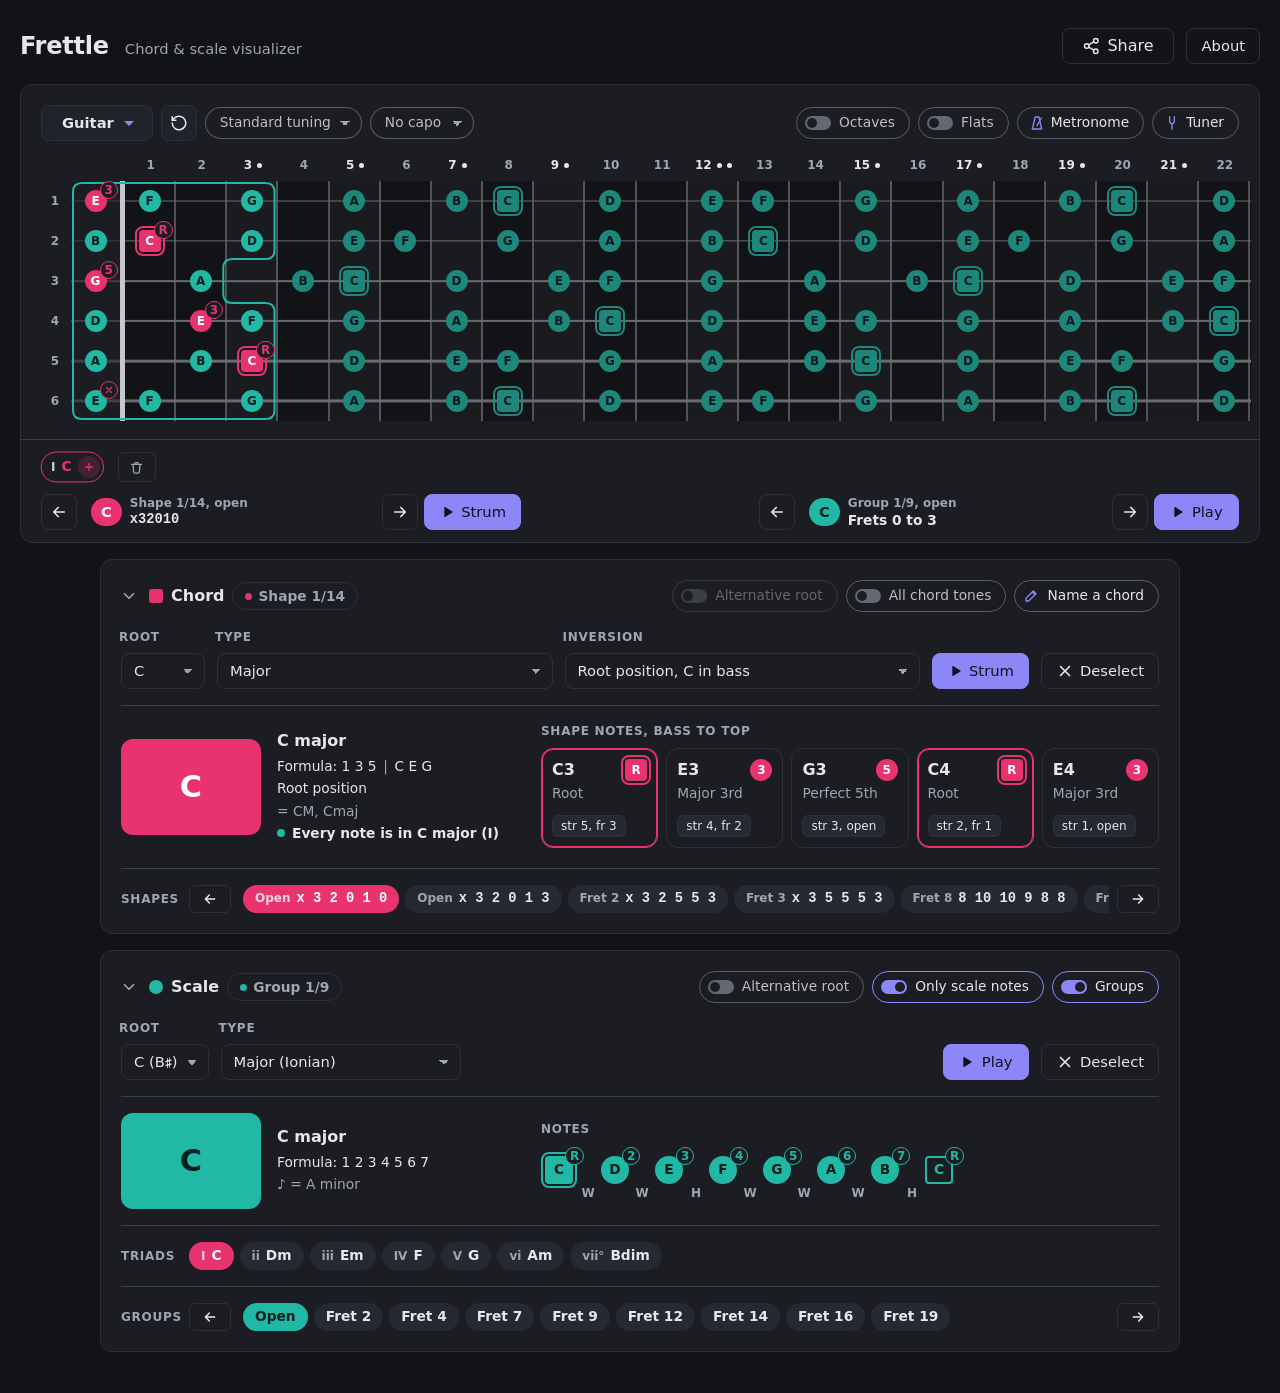
<file: index.html>
<!doctype html>
<html lang="en">
<head>
  <meta charset="utf-8">
  <meta name="viewport" content="width=device-width, initial-scale=1, viewport-fit=cover">
  <title>Frettle: Chord &amp; Scale Visualizer for Guitar, Bass, Ukulele, Banjo &amp; Piano</title>
  <meta name="description" content="Free chord and scale visualizer for guitar, bass, ukulele, mandolin, banjo and piano. See every note, chord shape and scale on the neck or the keys, in any tuning, with or without a capo, hear them played, and use the built-in tuner and metronome.">
  <meta name="robots" content="index, follow">
  <link rel="canonical" href="https://frettle.gruvw.com/">
  <meta name="color-scheme" content="dark">
  <meta name="theme-color" content="#121317">

  <!-- Link previews (Facebook, Slack, Discord, X…) -->
  <meta property="og:type" content="website">
  <meta property="og:site_name" content="Frettle">
  <meta property="og:url" content="https://frettle.gruvw.com/">
  <meta property="og:title" content="Frettle: Chord &amp; Scale Visualizer for Guitar, Bass, Ukulele, Banjo &amp; Piano">
  <meta property="og:description" content="Free chord and scale visualizer for guitar, bass, ukulele, mandolin, banjo and piano. See every note, chord shape and scale on the neck or the keys, in any tuning, with or without a capo, hear them played, and use the built-in tuner and metronome.">
  <!-- The app icon as the preview picture, as a small thumbnail beside the
       title: 256px, under the 300px wide from which WhatsApp shows it as a
       big picture above it, at least the 200px Facebook asks for -->
  <meta property="og:image" content="https://frettle.gruvw.com/icon-256.png">
  <meta property="og:image:type" content="image/png">
  <meta property="og:image:width" content="256">
  <meta property="og:image:height" content="256">
  <meta property="og:image:alt" content="Frettle icon: a pink note on three strings">
  <meta name="twitter:card" content="summary">
  <meta name="twitter:title" content="Frettle: Chord &amp; Scale Visualizer">
  <meta name="twitter:description" content="Free chord and scale visualizer for guitar, bass, ukulele, mandolin, banjo and piano. See every note, chord shape and scale on the neck or the keys, in any tuning, with or without a capo, hear them played, and use the built-in tuner and metronome.">
  <meta name="twitter:image" content="https://frettle.gruvw.com/icon-256.png">
  <meta name="twitter:image:alt" content="Frettle icon: a pink note on three strings">

  <!-- Icons: the SVG where the browser takes one (Chrome, Firefox, Edge),
       else the .ico (16 to 96px inside, also for search engines: Google wants
       a square of 48px or more). sizes="32x32" keeps Chrome on the SVG. -->
  <link rel="icon" href="favicon.ico" sizes="32x32">
  <link rel="icon" type="image/svg+xml" href="favicon.svg">
  <link rel="preload" href="accidentals.woff2" as="font" type="font/woff2" crossorigin>
  <link rel="stylesheet" href="styles.css">

  <!-- Installable app (home screen, full screen, works offline) -->
  <link rel="manifest" href="manifest.json">
  <link rel="apple-touch-icon" href="icon-192.png">
  <meta name="mobile-web-app-capable" content="yes">
  <meta name="apple-mobile-web-app-capable" content="yes">
  <meta name="apple-mobile-web-app-title" content="Frettle">
  <meta name="apple-mobile-web-app-status-bar-style" content="black">

  <!-- Tells search engines what this page is (free music web app) -->
  <script type="application/ld+json">
  {
    "@context": "https://schema.org",
    "@type": "WebApplication",
    "name": "Frettle",
    "alternateName": "Frettle Chord & Scale Visualizer",
    "description": "Free chord and scale visualizer for guitar, bass, ukulele, mandolin, banjo and piano. See every note, chord shape and scale on the neck or the keys, in any tuning, with or without a capo, hear them played, and use the built-in tuner and metronome.",
    "applicationCategory": "MusicApplication",
    "operatingSystem": "Any",
    "browserRequirements": "Requires JavaScript",
    "isAccessibleForFree": true,
    "sameAs": "https://github.com/gruvw/frettle",
    "offers": { "@type": "Offer", "price": "0", "priceCurrency": "USD" },
    "featureList": [
      "Every note on the fretboard, open strings included",
      "Chord shapes with intervals for any root and chord type",
      "Name a chord from notes placed on the neck",
      "Scales with their notes, steps and triads",
      "Capo, octave map, left-handed mode and click-to-hear notes",
      "Tuner using the microphone, with the tuning's strings marked or chromatic",
      "Metronome with tap tempo and time signatures",
      "6 and 7-string guitar, 4 and 5-string bass, ukulele (high or low G), baritone ukulele, mandolin, mandola, 5-string banjo, 88-key piano and 97-key uniso",
      "Alternate tunings: Drop D, DADGAD, open G and more"
    ]
  }
  </script>
</head>
<body>
  <!-- Mobile first: on phones the neck is vertical and the controls live in a
       dock at the bottom (tabs open a sheet). On wide screens the neck is
       horizontal and the panels sit below it. -->
  <!-- Suggests installing the app, once it has been used a while (app.js: setupInstallTip) -->
  <aside id="installTip" class="install-tip" aria-label="Install Frettle" hidden>
    <span class="install-icon"><img src="icon-192.png" alt="" width="44" height="44"></span>
    <p class="install-text" id="installText"><strong>Frettle works better as an app</strong><span>Full screen, and it works offline.</span></p>
    <div class="install-actions">
      <button type="button" id="installLater" class="btn small">Not now</button>
      <button type="button" id="installNow" class="btn small primary">Install</button>
    </div>
  </aside>
  <header class="top">
    <h1>Frettle <span class="h1-sub">Chord &amp; scale visualizer</span></h1>
    <button type="button" id="shareOpen" class="btn icon share-btn" title="Share a link to what is shown" aria-label="Share" aria-haspopup="dialog"><svg class="ico" viewBox="0 0 24 24" aria-hidden="true" fill="none" stroke="currentColor" stroke-width="2" stroke-linecap="round" stroke-linejoin="round"><g transform="translate(-1 0)"><circle cx="18" cy="5" r="3"/><circle cx="6" cy="12" r="3"/><circle cx="18" cy="19" r="3"/><path d="M8.6 13.5l6.8 4M15.4 6.5l-6.8 4"/></g></svg><span class="btn-label">Share</span></button>
    <button type="button" id="aboutOpen" class="btn about-btn" aria-haspopup="dialog"><span class="tx">About</span></button>
    <!-- Phones: the instrument menu sits here, centred above the neck -->
    <div id="instNarrowSlot" class="inst-slot"></div>
  </header>

  <section class="panel neck-panel" aria-label="Fretboard">
    <div id="neckHead" class="panel-head neck-head">
      <!-- Wide screens: the neck's title is the instrument menu (app.js
           moves it to the header on phones) -->
      <h2 id="instWideSlot" class="neck-title">
        <button type="button" id="instrumentPicker" class="inst-btn" aria-haspopup="dialog" title="Change instrument, reference pitch or left-handed"></button>
        <!-- Reset: beside the instrument menu (app.js moves both; on
             phones it sits on the left, the menu centred) -->
        <button type="button" id="resetAll" class="btn icon reset-btn" aria-haspopup="dialog" aria-label="Reset"
                title="Reset: no chord, no scale, no capo"><svg class="ico" viewBox="0 0 24 24" aria-hidden="true" fill="none" stroke="currentColor" stroke-width="2" stroke-linecap="round" stroke-linejoin="round"><path d="M3 12a9 9 0 1 0 2.64-6.36L3 8.3"/><path d="M3 3.5v4.8h4.8"/></svg></button>
      </h2>
      <!-- Neck settings: here on wide screens, in the "Setup" tab of the dock
           on phones (app.js moves them). They start here, so the page is
           in place before the script runs: on phones this header is hidden. -->
      <div id="settingsWideSlot" class="settings-slot">
        <div id="settings" class="settings">
          <!-- The tuning menu; on wide screens, the metronome and the tuner instead (phones: the two side by side under the capo; see placeSettings, fitNeckHead) -->
          <div id="tuningRow" class="tuning-row">
            <!-- The metronome; while it plays, its tempo in place of its name and a stop at its end (as a list chip's ×) -->
            <span id="metroTool" class="tool-wrap">
              <button type="button" id="metroOpen" class="btn icon tool-btn" aria-haspopup="dialog" aria-label="Metronome"
                    title="Metronome: keep time"><svg class="ico" viewBox="0 0 24 24" aria-hidden="true" fill="none" stroke="currentColor" stroke-width="2" stroke-linecap="round" stroke-linejoin="round"><path d="M9.2 3h5.6l4.2 18H5z"/><path d="M12 16L18.5 4.5"/></svg><span class="btn-label"><span class="tool-swap"><span class="tool-name">Metronome</span><span class="tool-bpm"><span id="metroShown" class="tool-num"></span><span class="tool-unit">bpm</span></span></span></span></button>
              <button type="button" id="metroStop" class="tool-stop" aria-label="Stop the metronome" title="Stop the metronome" hidden><svg class="ico" viewBox="0 0 24 24" aria-hidden="true" fill="currentColor"><rect x="6.5" y="6.5" width="11" height="11" rx="1.5"/></svg></button>
            </span>
            <button type="button" id="tunerOpen" class="btn icon tool-btn" aria-haspopup="dialog" aria-label="Tuner"
                    title="Tuner: tune the strings with the microphone"><svg class="ico" viewBox="0 0 24 24" aria-hidden="true" fill="none" stroke="currentColor" stroke-width="2" stroke-linecap="round" stroke-linejoin="round"><path d="M8.5 2.5v7a3.5 3.5 0 0 0 7 0v-7"/><path d="M12 13v8.5"/></svg><span class="btn-label">Tuner</span></button>
            <button type="button" id="tuningSelect" class="select-btn pill-select" aria-haspopup="dialog" aria-label="Tuning"
                    title="How the strings are tuned"></button>
          </div>
          <button type="button" id="capoSelect" class="select-btn pill-select" aria-haspopup="dialog" aria-label="Capo position"
                  title="Fret where the capo sits. Frets are then counted from the capo."></button>
          <button type="button" id="tglOctaves" class="pill-toggle" aria-pressed="false"
                  title="Shade every other octave and show each octave's number (C4 = middle C)">
            <span class="pill-dot" aria-hidden="true"></span><span class="pill-label">Octaves</span>
          </button>
          <button type="button" id="tglFlats" class="pill-toggle" aria-pressed="false"
                  title="Use flats when either name would do (D♭, not C♯): the notes shown when no scale or chord decides, and a root that makes as easy a key both ways (G♭ major, not F♯)">
            <span class="pill-dot" aria-hidden="true"></span><span class="pill-label">Flats</span>
          </button>
        </div>
      </div>
    </div>
    <div class="neck-scroll">
      <div id="neck" class="neck" role="grid" aria-label="Fretboard notes"></div>
    </div>
    <!-- Wide screens: the quick bar, along the bottom of the neck: the chord
         list, the chord's shapes and the scale's groups, without scrolling
         down to their panels. app.js moves the phone dock's chord list and
         shape bar here, and adds the groups' own bar. -->
    <div id="quickBar" class="quick-bar" hidden>
      <div id="quickInner" class="quick-inner">
        <div id="quickGroupBar" class="dock-shape groups" hidden>
          <button type="button" id="quickGroupPrev" class="btn icon" aria-label="Previous group" title="Previous group"><svg class="ico" viewBox="0 0 24 24" aria-hidden="true" fill="none" stroke="currentColor" stroke-width="2.2" stroke-linecap="round" stroke-linejoin="round"><path d="M19 12H5M11 6l-6 6 6 6"/></svg></button>
          <button type="button" id="quickGroupInfo" class="dock-shape-info" aria-label="Show the scale panel" title="Show the scale panel">
            <span id="quickGroupSymbol" class="dock-symbol"></span>
            <span id="quickGroupTab" class="dock-tab mono"></span>
          </button>
          <button type="button" id="quickGroupNext" class="btn icon" aria-label="Next group" title="Next group"><svg class="ico" viewBox="0 0 24 24" aria-hidden="true" fill="none" stroke="currentColor" stroke-width="2.2" stroke-linecap="round" stroke-linejoin="round"><path d="M5 12h14M13 6l6 6-6 6"/></svg></button>
          <button type="button" id="quickGroupPlay" class="btn primary" aria-label="Play the group" title="Play the group"><svg class="ico" viewBox="0 0 24 24" aria-hidden="true" fill="currentColor"><path d="M8 5.2v13.6a.8.8 0 0 0 1.2.7l10.8-6.8a.8.8 0 0 0 0-1.4L9.2 4.5A.8.8 0 0 0 8 5.2z"/></svg><span class="strum-label">Play</span></button>
        </div>
      </div>
    </div>
  </section>

  <div id="dock" class="dock">
    <div id="sheet" class="sheet">
      <button type="button" id="sheetClose" class="sheet-close" aria-label="Close panel">
        <span aria-hidden="true"></span>
      </button>
      <!-- The panels scroll under the handle, so the scrollbar stays clear
           of the sheet's rounded corners -->
      <div id="sheetBody" class="sheet-body">

        <section class="panel" id="panelChord" data-tab="chord" aria-label="Chord">
          <div class="panel-head">
            <h2 class="theory-title"><button type="button" class="panel-fold wide-only" aria-expanded="true" aria-controls="panelChord"><svg class="ico" viewBox="0 0 24 24" aria-hidden="true" fill="none" stroke="currentColor" stroke-width="2.2" stroke-linecap="round" stroke-linejoin="round"><path d="M6 9l6 6 6-6"/></svg></button><i class="swatch swatch-chord" aria-hidden="true"></i><span class="tx">Chord</span><span class="fold-value" hidden></span></h2>
            <span id="shapeCount" class="status chord-count" hidden></span>
            <!-- The panel's switches: at the end of its title row on wide
                 screens, under the menus on phones (app.js moves them).
                 They start here: on phones the panel is closed at first. -->
            <div class="switch-row">
              <button type="button" id="tglChordAlt" class="pill-toggle" aria-pressed="false"
                      title="Write the chord's root with its other name (C♯ for D♭)">
                <span class="pill-dot" aria-hidden="true"></span><span class="pill-label">Alternative root</span>
              </button>
              <button type="button" id="tglAllTones" class="pill-toggle" aria-pressed="false"
                      title="Also mark every other place the chord's notes appear">
                <span class="pill-dot" aria-hidden="true"></span><span class="pill-label">All chord tones</span>
              </button>
              <button type="button" id="namerOpen" class="pill-toggle namer-open"
                      title="Place notes and see which chord they make">
                <svg class="ico" viewBox="0 0 24 24" aria-hidden="true" fill="none" stroke="currentColor" stroke-width="2" stroke-linecap="round" stroke-linejoin="round"><path d="M4.5 19.5h4l11-11-4-4-11 11v4z"/><path d="M14 6l4 4"/></svg><span class="pill-label">Name a chord</span>
              </button>
            </div>
          </div>

          <div class="bar chord-bar">
            <div class="field root">
              <span>Root</span>
              <button type="button" id="chordRoot" class="select-btn" aria-haspopup="dialog" aria-label="Chord root"></button>
            </div>
            <div class="field grow">
              <span>Type</span>
              <button type="button" id="chordType" class="select-btn" aria-haspopup="dialog" aria-label="Chord type"></button>
            </div>
            <div class="field grow inversion">
              <span>Inversion</span>
              <button type="button" id="chordInversion" class="select-btn" aria-haspopup="dialog" aria-label="Chord inversion"></button>
            </div>
            <button type="button" id="chordStrum" class="btn primary wide-only" title="Strum the shape (Space)"><svg class="ico" viewBox="0 0 24 24" aria-hidden="true" fill="currentColor"><path d="M8 5.2v13.6a.8.8 0 0 0 1.2.7l10.8-6.8a.8.8 0 0 0 0-1.4L9.2 4.5A.8.8 0 0 0 8 5.2z"/></svg><span class="tx">Strum</span></button>
            <button type="button" id="chordClear" class="btn deselect" title="Deselect the chord" aria-label="Deselect the chord"><svg class="ico" viewBox="0 0 24 24" aria-hidden="true" fill="none" stroke="currentColor" stroke-width="2.2" stroke-linecap="round" stroke-linejoin="round"><path d="M6 6l12 12M18 6L6 18"/></svg><span class="btn-label">Deselect</span></button>
          </div>

          <div id="chordBody" class="np-body" aria-live="polite">
            <div class="np-head">
              <div id="chordSymbol" class="np-symbol"></div>
              <div class="np-desc">
                <div id="chordName" class="np-title"></div>
                <div id="chordMeta" class="np-meta"></div>
                <div id="chordPosition" class="np-meta"></div>
                <div id="chordShapeNote" class="np-meta narrow-only"></div>
                <div id="chordAlt" class="np-alt"></div>
                <div id="chordCapo" class="np-meta np-capo" hidden></div>
                <div id="chordKey" class="np-key" hidden></div>
              </div>
            </div>
            <div class="np-tones">
              <span id="tonesLabel" class="label">Shape notes, bass to top</span>
              <ol id="chordTones" class="np-notes"></ol>
              <p id="chordMissing" class="np-missing" hidden></p>
            </div>
          </div>

          <div class="line shapes-line">
            <span class="label">Shapes</span>
            <button type="button" id="shapePrev" class="btn small" title="Previous shape (←)" aria-label="Previous shape"><svg class="ico" viewBox="0 0 24 24" aria-hidden="true" fill="none" stroke="currentColor" stroke-width="2.2" stroke-linecap="round" stroke-linejoin="round"><path d="M19 12H5M11 6l-6 6 6 6"/></svg></button>
            <ol id="shapeList" class="chip-list" aria-label="Chord shapes"></ol>
            <button type="button" id="shapeNext" class="btn small" title="Next shape (→)" aria-label="Next shape"><svg class="ico" viewBox="0 0 24 24" aria-hidden="true" fill="none" stroke="currentColor" stroke-width="2.2" stroke-linecap="round" stroke-linejoin="round"><path d="M5 12h14M13 6l6 6-6 6"/></svg></button>
          </div>
          <div id="recentLine" class="line recent-line" hidden>
            <span class="label">List</span>
            <div class="recent-scroll"><ol id="recentList" class="recent-chips" aria-label="Chord list"></ol></div>
            <button type="button" id="recentClear" class="btn small recent-clear-wide" title="Clear all chords"><svg class="ico" viewBox="0 0 24 24" aria-hidden="true" fill="none" stroke="currentColor" stroke-width="2" stroke-linecap="round" stroke-linejoin="round"><path d="M4 7h16M9 7V5.5A1.5 1.5 0 0 1 10.5 4h3A1.5 1.5 0 0 1 15 5.5V7M6.5 7l.8 11.6A2.5 2.5 0 0 0 9.8 21h4.4a2.5 2.5 0 0 0 2.5-2.4L17.5 7"/></svg><span class="tx">Clear</span></button>
          </div>
        </section>

        <section class="panel" id="panelScale" data-tab="scale" aria-label="Scale">
          <div class="panel-head">
            <h2 class="theory-title"><button type="button" class="panel-fold wide-only" aria-expanded="true" aria-controls="panelScale"><svg class="ico" viewBox="0 0 24 24" aria-hidden="true" fill="none" stroke="currentColor" stroke-width="2.2" stroke-linecap="round" stroke-linejoin="round"><path d="M6 9l6 6 6-6"/></svg></button><i class="swatch swatch-scale" aria-hidden="true"></i><span class="tx">Scale</span><span class="fold-value" hidden></span></h2>
            <span id="groupCount" class="status group-count" hidden></span>
            <div class="switch-row">
              <button type="button" id="tglScaleAlt" class="pill-toggle" aria-pressed="false"
                      title="Write the scale's root with its other name (C♯ for D♭)">
                <span class="pill-dot" aria-hidden="true"></span><span class="pill-label">Alternative root</span>
              </button>
              <button type="button" id="tglScaleOnly" class="pill-toggle" aria-pressed="false"
                      title="Hide the notes that are not in the scale">
                <span class="pill-dot" aria-hidden="true"></span><span class="pill-label">Only scale notes</span>
              </button>
              <button type="button" id="tglScaleGroups" class="pill-toggle" aria-pressed="false"
                      title="Outline the scale in hand-sized groups, a few notes per string, and step from one to the next">
                <span class="pill-dot" aria-hidden="true"></span><span class="pill-label">Groups</span>
              </button>
            </div>
          </div>
          <div class="bar scale-bar">
            <div class="field root">
              <span>Root</span>
              <button type="button" id="scaleRoot" class="select-btn" aria-haspopup="dialog" aria-label="Scale root"></button>
            </div>
            <div class="field scale-type">
              <span>Type</span>
              <button type="button" id="scaleType" class="select-btn" aria-haspopup="dialog" aria-label="Scale type"></button>
            </div>
            <button type="button" id="scalePlay" class="btn primary scale-play" title="Play the scale, low to high" aria-label="Play the scale"><svg class="ico" viewBox="0 0 24 24" aria-hidden="true" fill="currentColor"><path d="M8 5.2v13.6a.8.8 0 0 0 1.2.7l10.8-6.8a.8.8 0 0 0 0-1.4L9.2 4.5A.8.8 0 0 0 8 5.2z"/></svg><span class="btn-label"><span class="swap"><span>Play</span><span class="off">Stop</span></span></span></button>
            <button type="button" id="scaleClear" class="btn deselect push-right" title="Deselect the scale" aria-label="Deselect the scale"><svg class="ico" viewBox="0 0 24 24" aria-hidden="true" fill="none" stroke="currentColor" stroke-width="2.2" stroke-linecap="round" stroke-linejoin="round"><path d="M6 6l12 12M18 6L6 18"/></svg><span class="btn-label">Deselect</span></button>
          </div>
          <div id="scaleBody" class="np-body scale-body" aria-live="polite">
            <div class="np-head">
              <div id="scaleSymbol" class="np-symbol"></div>
              <div class="np-desc">
                <div id="scaleName" class="np-title"></div>
                <div id="scaleMeta" class="np-meta"></div>
                <div id="scaleAlt" class="np-alt"></div>
                <div id="scaleCapo" class="np-meta np-capo" hidden></div>
              </div>
            </div>
            <div class="np-tones notes-line">
              <span class="label">Notes</span>
              <ol id="scaleNotes" class="scale-chain" aria-label="Scale notes and steps"></ol>
            </div>
          </div>
          <div class="line triads-line">
            <span class="label">Triads</span>
            <div id="scaleTriads" class="chip-wrap"></div>
          </div>
          <div id="groupLine" class="line group-line" hidden>
            <span class="label">Groups</span>
            <button type="button" id="groupPrev" class="btn small" title="Previous group" aria-label="Previous group"><svg class="ico" viewBox="0 0 24 24" aria-hidden="true" fill="none" stroke="currentColor" stroke-width="2.2" stroke-linecap="round" stroke-linejoin="round"><path d="M19 12H5M11 6l-6 6 6 6"/></svg></button>
            <ol id="groupList" class="chip-list" aria-label="Scale groups, from the nut up the neck"></ol>
            <button type="button" id="groupNext" class="btn small" title="Next group" aria-label="Next group"><svg class="ico" viewBox="0 0 24 24" aria-hidden="true" fill="none" stroke="currentColor" stroke-width="2.2" stroke-linecap="round" stroke-linejoin="round"><path d="M5 12h14M13 6l6 6-6 6"/></svg></button>
          </div>
        </section>

        <section class="panel narrow-only" id="panelNeck" data-tab="neck" aria-label="Setup">
          <div id="setupHead" class="panel-head">
            <h2>Setup</h2>
          </div>
          <div id="settingsNarrowSlot" class="settings-slot"></div>
        </section>
      </div>
    </div>

    <!-- Phones only, always in view: the chord list, the shape (or group) stepper and the tab bar -->
    <div class="dock-bar narrow-only">
      <!-- The chord list (built with the + on a recent chord), then the last few chords used: one tap to switch -->
      <div id="dockRecent" class="dock-recent" hidden>
        <div class="recent-scroll"><ol id="dockRecentList" class="recent-chips" aria-label="Chord list"></ol><span class="scroll-hint" aria-hidden="true"><i></i></span></div>
        <button type="button" id="dockRecentClear" class="recent-clear" aria-label="Clear all chords" title="Clear all chords"><svg class="ico" viewBox="0 0 24 24" aria-hidden="true" fill="none" stroke="currentColor" stroke-width="2" stroke-linecap="round" stroke-linejoin="round"><path d="M4 7h16M9 7V5.5A1.5 1.5 0 0 1 10.5 4h3A1.5 1.5 0 0 1 15 5.5V7M6.5 7l.8 11.6A2.5 2.5 0 0 0 9.8 21h4.4a2.5 2.5 0 0 0 2.5-2.4L17.5 7"/></svg></button>
      </div>
      <div id="dockShapeBar" class="dock-shape">
        <button type="button" id="dockPrev" class="btn icon" aria-label="Previous shape"><svg class="ico" viewBox="0 0 24 24" aria-hidden="true" fill="none" stroke="currentColor" stroke-width="2.2" stroke-linecap="round" stroke-linejoin="round"><path d="M19 12H5M11 6l-6 6 6 6"/></svg></button>
        <button type="button" id="dockShape" class="dock-shape-info" aria-label="Open the chord panel">
          <span id="dockSymbol" class="dock-symbol"></span>
          <span id="dockTab" class="dock-tab mono"></span>
        </button>
        <button type="button" id="dockNext" class="btn icon" aria-label="Next shape"><svg class="ico" viewBox="0 0 24 24" aria-hidden="true" fill="none" stroke="currentColor" stroke-width="2.2" stroke-linecap="round" stroke-linejoin="round"><path d="M5 12h14M13 6l6 6-6 6"/></svg></button>
        <button type="button" id="dockStrum" class="btn primary" aria-label="Strum"><svg class="ico" viewBox="0 0 24 24" aria-hidden="true" fill="currentColor"><path d="M8 5.2v13.6a.8.8 0 0 0 1.2.7l10.8-6.8a.8.8 0 0 0 0-1.4L9.2 4.5A.8.8 0 0 0 8 5.2z"/></svg><span class="strum-label">Strum</span></button>
      </div>
      <!-- Name a chord (app.js): while it is on, this takes the place of
           the chord list, the shape bar and the tabs, at the same heights
           (phones); on wide screens it is moved under the neck, in place of
           the quick bar -->
      <div id="namer" class="namer" role="group" aria-label="Name a chord" tabindex="-1" hidden>
        <div class="namer-head">
          <span class="namer-title"><svg class="ico" viewBox="0 0 24 24" aria-hidden="true" fill="none" stroke="currentColor" stroke-width="2" stroke-linecap="round" stroke-linejoin="round"><path d="M4.5 19.5h4l11-11-4-4-11 11v4z"/><path d="M14 6l4 4"/></svg><span class="tx">Name<span class="tx-more"> a chord</span></span></span>
          <button type="button" id="namerMute" class="btn small namer-mute" aria-pressed="false" aria-label="Mute the notes placed"
                  title="Mute the notes placed (Play still sounds)"><svg class="ico sound-on" viewBox="0 0 24 24" aria-hidden="true" fill="none" stroke="currentColor" stroke-width="2" stroke-linecap="round" stroke-linejoin="round"><path d="M4 9.5h3.5L12 5.5v13l-4.5-4H4z"/><path d="M15.5 9a4.5 4.5 0 0 1 0 6M18.5 6.5a8 8 0 0 1 0 11"/></svg><svg class="ico sound-off" viewBox="0 0 24 24" aria-hidden="true" fill="none" stroke="currentColor" stroke-width="2" stroke-linecap="round" stroke-linejoin="round"><path d="M4 9.5h3.5L12 5.5v13l-4.5-4H4z"/><path d="M16 9.5l5 5M21 9.5l-5 5"/></svg><span class="tx">Mute taps</span></button>
          <button type="button" id="namerDown" class="btn small namer-move" aria-label="Move the notes one fret toward the body"
                  title="Move the notes one fret toward the body"><svg class="ico" viewBox="0 0 24 24" aria-hidden="true" fill="none" stroke="currentColor" stroke-width="2" stroke-linecap="round" stroke-linejoin="round"><path d="M12 5v14M6 13l6 6 6-6"/></svg></button>
          <button type="button" id="namerUp" class="btn small namer-move" aria-label="Move the notes one fret toward the nut"
                  title="Move the notes one fret toward the nut"><svg class="ico" viewBox="0 0 24 24" aria-hidden="true" fill="none" stroke="currentColor" stroke-width="2" stroke-linecap="round" stroke-linejoin="round"><path d="M12 19V5M6 11l6-6 6 6"/></svg></button>
          <button type="button" id="namerAlt" class="btn small namer-mute" aria-pressed="false" aria-label="Alternative root"
                  title="Write the root with its other name (C♯ for D♭)"><svg class="ico" viewBox="0 0 24 24" aria-hidden="true" fill="none" stroke="currentColor" stroke-width="2" stroke-linecap="round" stroke-linejoin="round"><path d="M4 8h13M14 5l3 3-3 3M20 16H7M10 13l-3 3 3 3"/></svg><span class="tx">Alternative root</span></button>
          <button type="button" id="namerClear" class="btn small" title="Lift every note"><span class="tx">Clear</span></button>
        </div>
        <p id="namerCaption" class="namer-caption" aria-live="polite"></p>
        <div class="namer-result">
          <button type="button" id="namerPrev" class="btn icon namer-step" aria-label="Previous name for these notes" title="Previous name for these notes (←)"><svg class="ico" viewBox="0 0 24 24" aria-hidden="true" fill="none" stroke="currentColor" stroke-width="2.2" stroke-linecap="round" stroke-linejoin="round"><path d="M15 6l-6 6 6 6"/></svg></button>
          <span class="namer-name">
            <span id="namerSymbol" class="dock-symbol"></span>
            <span id="namerText" class="dock-tab" aria-live="polite"></span>
          </span>
          <button type="button" id="namerNext" class="btn icon namer-step" aria-label="Next name for these notes" title="Next name for these notes (→)"><svg class="ico" viewBox="0 0 24 24" aria-hidden="true" fill="none" stroke="currentColor" stroke-width="2.2" stroke-linecap="round" stroke-linejoin="round"><path d="M9 6l6 6-6 6"/></svg></button>
          <button type="button" id="namerPlay" class="btn primary" aria-label="Play the notes" title="Play the notes (Space)"><svg class="ico" viewBox="0 0 24 24" aria-hidden="true" fill="currentColor"><path d="M8 5.2v13.6a.8.8 0 0 0 1.2.7l10.8-6.8a.8.8 0 0 0 0-1.4L9.2 4.5A.8.8 0 0 0 8 5.2z"/></svg><span class="strum-label">Play</span></button>
        </div>
        <div class="namer-actions">
          <button type="button" id="namerCancel" class="btn" title="Leave without changing the chord (Escape)"><span class="tx">Cancel</span></button>
          <button type="button" id="namerSelect" class="btn primary" title="Select this chord with this shape"><span class="tx">Select</span></button>
        </div>
      </div>
      <nav class="tabs" aria-label="Panels">
        <button type="button" class="tab" data-tab="chord" aria-pressed="false">
          <span class="tab-label"><i class="swatch swatch-chord" aria-hidden="true"></i><span class="tx">Chord</span></span>
          <span id="tabChordValue" class="tab-value"></span>
        </button>
        <button type="button" class="tab" data-tab="scale" aria-pressed="false">
          <span class="tab-label"><i class="swatch swatch-scale" aria-hidden="true"></i><span class="tx">Scale</span></span>
          <span id="tabScaleValue" class="tab-value"></span>
        </button>
        <button type="button" class="tab" data-tab="neck" aria-pressed="false">
          <span class="tab-label"><span class="tx">Setup</span></span>
          <span id="tabNeckValue" class="tab-value"></span>
        </button>
      </nav>
    </div>
  </div>

  <!-- About: one line on the app and the link to its code -->
  <dialog id="about" class="picker about" aria-labelledby="aboutTitle">
    <div class="picker-head">
      <h2 id="aboutTitle">About</h2>
      <button type="button" id="aboutClose" class="btn icon" aria-label="Close">
        <svg class="ico" viewBox="0 0 24 24" aria-hidden="true" fill="none" stroke="currentColor" stroke-width="2.2" stroke-linecap="round" stroke-linejoin="round"><path d="M6 6l12 12M18 6L6 18"/></svg>
      </button>
    </div>
    <div class="picker-body about-body">
      <p>Frettle is a free, open-source app that shows every note, chord shape and scale on the neck of a guitar, bass, ukulele, mandolin, mandola or banjo, and on the keys of a piano or a uniso.
        It has no ads and works offline.</p>
      <p>Pick a chord to see all the ways to play it up the neck, with the root and intervals marked and barres drawn in.
        Pick a scale to see it across the whole fretboard, in hand-sized groups to step through.
        Tap any note to hear it, or place notes on the neck to name the chord they make.
        Tune your strings with the tuner, through the microphone or by ear, and keep time with the metronome.</p>
      <p>Made for 6 and 7-string guitar, 4 and 5-string bass, ukulele (high or low G), baritone ukulele, mandolin, mandola
        and 5-string banjo, in standard tuning, Drop D, DADGAD, open G, double C and other alternate tunings, or custom ones saved by name, with or without a capo,
        as well as the 88 keys of a piano and the 97 keys of a uniso.</p>
    </div>
    <div class="about-links">
      <a class="btn about-link" href="https://github.com/gruvw/frettle" target="_blank" rel="noopener" title="Frettle's source code on GitHub"><svg class="ico" viewBox="0 0 24 24" aria-hidden="true" fill="none" stroke="currentColor" stroke-width="2.2" stroke-linecap="round" stroke-linejoin="round"><path d="M8 7.5L3.5 12 8 16.5M16 7.5l4.5 4.5-4.5 4.5M13.5 5l-3 14"/></svg><span class="tx">See on GitHub</span></a>
      <a class="btn about-link support" href="https://ko-fi.com/gruvw" target="_blank" rel="noopener"><svg class="ico heart" viewBox="0 0 24 24" aria-hidden="true" fill="none" stroke="currentColor" stroke-width="2.2" stroke-linejoin="round"><path d="M12 20.5s-7.5-4.6-7.5-10.2A4.3 4.3 0 0 1 12 7.6a4.3 4.3 0 0 1 7.5 2.7c0 5.6-7.5 10.2-7.5 10.2z"/></svg><span class="tx">Support Frettle</span></a>
    </div>
  </dialog>

  <dialog id="share" class="picker share" aria-labelledby="shareTitle">
    <div class="picker-head">
      <h2 id="shareTitle">Share</h2>
      <button type="button" id="shareClose" class="btn icon" aria-label="Close">
        <svg class="ico" viewBox="0 0 24 24" aria-hidden="true" fill="none" stroke="currentColor" stroke-width="2.2" stroke-linecap="round" stroke-linejoin="round"><path d="M6 6l12 12M18 6L6 18"/></svg>
      </button>
    </div>
    <div class="picker-body lk-body">
      <button type="button" id="shareNeck" class="lk-row neck" aria-pressed="false">
        <span class="pill-dot" aria-hidden="true"></span><span class="lk-icon" aria-hidden="true"></span>
        <span class="lk-what">Setup</span><span class="lk-tag"></span>
        <span class="lk-change"></span>
      </button>
      <button type="button" id="shareChord" class="lk-row chord" aria-pressed="false">
        <span class="pill-dot" aria-hidden="true"></span><span class="lk-icon" aria-hidden="true"></span>
        <span class="lk-what">Chord</span><span class="lk-tag"></span>
        <span class="lk-change"></span>
      </button>
      <button type="button" id="shareRecent" class="lk-row chord" aria-pressed="false">
        <span class="pill-dot" aria-hidden="true"></span><span class="lk-icon" aria-hidden="true"></span>
        <span class="lk-what">Chord list</span><span class="lk-tag"></span>
        <span class="lk-change"></span>
      </button>
      <button type="button" id="shareScale" class="lk-row scale" aria-pressed="false">
        <span class="pill-dot" aria-hidden="true"></span><span class="lk-icon" aria-hidden="true"></span>
        <span class="lk-what">Scale</span><span class="lk-tag"></span>
        <span class="lk-change"></span>
      </button>
    </div>
    <div class="about-links share-actions">
      <!-- Copy text: the text alone, no link (an icon on phones) -->
      <button type="button" id="shareText" class="btn icon side-action" aria-label="Copy text" title="Copy the text without the link"><svg class="ico" viewBox="0 0 24 24" aria-hidden="true" fill="none" stroke="currentColor" stroke-width="2" stroke-linecap="round" stroke-linejoin="round"><rect x="9" y="9" width="11" height="11" rx="2"/><path d="M15 9V6a2 2 0 0 0-2-2H6a2 2 0 0 0-2 2v7a2 2 0 0 0 2 2h3"/></svg><span class="btn-label">Text</span></button>
      <button type="button" id="shareGo" class="btn primary"><span class="tx">Copy link</span></button>
    </div>
  </dialog>

  <dialog id="linkOpen" class="picker share" aria-labelledby="linkTitle">
    <div class="picker-head">
      <h2 id="linkTitle">Load link</h2>
      <button type="button" id="linkClose" class="btn icon" aria-label="Close">
        <svg class="ico" viewBox="0 0 24 24" aria-hidden="true" fill="none" stroke="currentColor" stroke-width="2.2" stroke-linecap="round" stroke-linejoin="round"><path d="M6 6l12 12M18 6L6 18"/></svg>
      </button>
    </div>
    <div class="picker-body lk-body">
      <button type="button" id="linkNeck" class="lk-row neck" aria-pressed="true">
        <span class="pill-dot" aria-hidden="true"></span><span class="lk-icon" aria-hidden="true"></span>
        <span class="lk-what">Setup</span><span class="lk-tag"></span>
        <span class="lk-change"></span>
      </button>
      <button type="button" id="linkChord" class="lk-row chord" aria-pressed="true">
        <span class="pill-dot" aria-hidden="true"></span><span class="lk-icon" aria-hidden="true"></span>
        <span class="lk-what">Chord</span><span class="lk-tag"></span>
        <span class="lk-change"></span>
      </button>
      <button type="button" id="linkList" class="lk-row chord" aria-pressed="true">
        <span class="pill-dot" aria-hidden="true"></span><span class="lk-icon" aria-hidden="true"></span>
        <span class="lk-what">Chord list</span><span class="lk-tag"></span>
        <span class="lk-change"></span>
      </button>
      <button type="button" id="linkScale" class="lk-row scale" aria-pressed="true">
        <span class="pill-dot" aria-hidden="true"></span><span class="lk-icon" aria-hidden="true"></span>
        <span class="lk-what">Scale</span><span class="lk-tag"></span>
        <span class="lk-change"></span>
      </button>
    </div>
    <div class="about-links share-actions">
      <button type="button" id="linkKeep" class="btn"><span class="tx">Cancel</span></button>
      <button type="button" id="linkLoad" class="btn primary" autofocus><span class="tx">Load</span></button>
    </div>
  </dialog>

  <dialog id="tuneEdit" class="picker share" aria-labelledby="tuneTitle">
    <div class="picker-head">
      <h2 id="tuneTitle">Tuning</h2>
      <button type="button" id="tuneClose" class="btn icon" aria-label="Close">
        <svg class="ico" viewBox="0 0 24 24" aria-hidden="true" fill="none" stroke="currentColor" stroke-width="2.2" stroke-linecap="round" stroke-linejoin="round"><path d="M6 6l12 12M18 6L6 18"/></svg>
      </button>
    </div>
    <div class="picker-body tune-body">
      <div class="tune-head">
        <span id="tuneName" class="tune-name" aria-live="polite"></span>
        <button type="button" id="tuneReset" class="btn tune-reset" title="Back to standard tuning"><span class="tx">Reset</span></button>
      </div>
      <ol id="tuneList" class="tune-list" aria-label="Strings"></ol>
    </div>
    <div id="tuneActions" class="about-links share-actions">
      <!-- Save: keep the tuning under a name, in the tuning menu (a bookmark on phones) -->
      <button type="button" id="tuneSave" class="btn icon side-action" aria-label="Save" title="Save this tuning under a name"><svg class="ico" viewBox="0 0 24 24" aria-hidden="true" fill="none" stroke="currentColor" stroke-width="2" stroke-linecap="round" stroke-linejoin="round"><path d="M6.5 4h11a1 1 0 0 1 1 1v15.2l-6.5-4.4-6.5 4.4V5a1 1 0 0 1 1-1z"/></svg><span class="btn-label">Save</span></button>
      <button type="button" id="tuneDone" class="btn primary"><span class="tx">Select</span></button>
    </div>
    <!-- Its name, asked once Save is pressed (in place of the buttons above) -->
    <form id="tuneNaming" class="about-links tune-naming" hidden>
      <input type="text" id="tuneSaveName" class="text-input" maxlength="24" placeholder="Name" aria-label="Name of the tuning"
             autocomplete="off" autocapitalize="sentences" spellcheck="false" enterkeyhint="done">
      <div class="share-actions">
        <button type="button" id="tuneNameCancel" class="btn"><span class="tx">Cancel</span></button>
        <button type="submit" id="tuneNameSave" class="btn primary" disabled><span class="tx">Save</span></button>
      </div>
    </form>
  </dialog>

  <!-- Deleting a saved tuning: asked first (over the tuning menu) -->
  <dialog id="tuneDelete" class="picker share" aria-labelledby="tuneDeleteTitle">
    <div class="picker-head">
      <h2 id="tuneDeleteTitle">Delete tuning</h2>
      <button type="button" id="tuneDeleteClose" class="btn icon" aria-label="Close">
        <svg class="ico" viewBox="0 0 24 24" aria-hidden="true" fill="none" stroke="currentColor" stroke-width="2.2" stroke-linecap="round" stroke-linejoin="round"><path d="M6 6l12 12M18 6L6 18"/></svg>
      </button>
    </div>
    <div class="picker-body">
      <p class="delete-what"><span id="tuneDeleteName" class="delete-name"></span><span id="tuneDeleteNotes" class="delete-notes"></span></p>
    </div>
    <div class="about-links share-actions">
      <button type="button" id="tuneDeleteCancel" class="btn"><span class="tx">Cancel</span></button>
      <button type="button" id="tuneDeleteGo" class="btn danger"><span class="tx">Delete</span></button>
    </div>
  </dialog>

  <!-- Reset: what goes (the chord, the scale, the capo), asked first -->
  <dialog id="resetAsk" class="picker share" aria-labelledby="resetAskTitle">
    <div class="picker-head">
      <h2 id="resetAskTitle">Reset</h2>
      <button type="button" id="resetAskClose" class="btn icon" aria-label="Close">
        <svg class="ico" viewBox="0 0 24 24" aria-hidden="true" fill="none" stroke="currentColor" stroke-width="2.2" stroke-linecap="round" stroke-linejoin="round"><path d="M6 6l12 12M18 6L6 18"/></svg>
      </button>
    </div>
    <div class="picker-body">
      <div id="resetWhat" class="reset-what"></div>
    </div>
    <div class="about-links share-actions">
      <button type="button" id="resetAskCancel" class="btn"><span class="tx">Cancel</span></button>
      <button type="button" id="resetAskGo" class="btn danger"><span class="tx">Reset</span></button>
    </div>
  </dialog>

  <!-- Clearing the chords, when some are saved: asked first -->
  <dialog id="listClear" class="picker share" aria-labelledby="listClearTitle">
    <div class="picker-head">
      <h2 id="listClearTitle">Clear chords</h2>
      <button type="button" id="listClearClose" class="btn icon" aria-label="Close">
        <svg class="ico" viewBox="0 0 24 24" aria-hidden="true" fill="none" stroke="currentColor" stroke-width="2.2" stroke-linecap="round" stroke-linejoin="round"><path d="M6 6l12 12M18 6L6 18"/></svg>
      </button>
    </div>
    <div class="picker-body">
      <div class="delete-what">
        <span id="listClearCount" class="delete-name"></span>
        <span id="listClearNames" class="delete-chips"></span>
        <span id="listClearRecentCount" class="delete-name"></span>
        <span id="listClearRecentNames" class="delete-chips"></span>
      </div>
    </div>
    <div class="about-links share-actions">
      <button type="button" id="listClearCancel" class="btn"><span class="tx">Cancel</span></button>
      <button type="button" id="listClearRecentGo" class="btn"><span class="tx">Clear recent</span></button>
      <button type="button" id="listClearGo" class="btn danger"><span class="tx">Clear all</span></button>
    </div>
  </dialog>

  <!-- Tuner: listens with the microphone (sound.js: openTuner) -->
  <dialog id="tuner" class="picker tuner" aria-labelledby="tunerTitle">
    <div class="picker-head">
      <h2 id="tunerTitle">Tuner</h2>
      <!-- The reference pitch it measures against (set in the instrument menu), when not 440 -->
      <span id="tunerPitch" class="tuner-pitch" title="Reference pitch: change it in the instrument menu" hidden></span>
      <button type="button" id="tunerClose" class="btn icon" aria-label="Close">
        <svg class="ico" viewBox="0 0 24 24" aria-hidden="true" fill="none" stroke="currentColor" stroke-width="2.2" stroke-linecap="round" stroke-linejoin="round"><path d="M6 6l12 12M18 6L6 18"/></svg>
      </button>
    </div>
    <div class="picker-body tuner-body">
      <div id="tunerHead" class="tuner-head">
        <span id="tunerTuning" class="inst-label tuner-tuning"></span>
        <!-- No string to tune to any more (shown with one picked; its room always kept) -->
        <button type="button" id="tunerClear" class="tuner-clear" style="visibility: hidden" title="No string to tune to"><svg class="ico" viewBox="0 0 24 24" aria-hidden="true" fill="none" stroke="currentColor" stroke-width="2.2" stroke-linecap="round" stroke-linejoin="round"><path d="M6 6l12 12M18 6L6 18"/></svg><span>Clear</span></button>
        <button type="button" id="tunerFold" class="tuner-fold" aria-expanded="true" aria-controls="tunerStrings"><svg class="ico" viewBox="0 0 24 24" aria-hidden="true" fill="none" stroke="currentColor" stroke-width="2.2" stroke-linecap="round" stroke-linejoin="round"><path d="M6 9l6 6 6-6"/></svg></button>
      </div>
      <div id="tunerStrings" class="tuner-strings" role="group" aria-label="Strings"></div>
      <div id="tunerView" class="tuner-view idle">
        <div id="tunerStrip" class="tuner-strip">
          <div id="tunerTape" class="tuner-tape" aria-hidden="true"></div>
          <span class="tuner-needle" aria-hidden="true"></span>
          <span id="tunerLeft" class="tuner-edge left" hidden><svg class="ico" viewBox="0 0 24 24" aria-hidden="true" fill="none" stroke="currentColor" stroke-width="2.4" stroke-linecap="round" stroke-linejoin="round"><path d="M15 6l-6 6 6 6"/></svg><span class="tuner-edge-name"></span></span>
          <span id="tunerRight" class="tuner-edge right" hidden><span class="tuner-edge-name"></span><svg class="ico" viewBox="0 0 24 24" aria-hidden="true" fill="none" stroke="currentColor" stroke-width="2.4" stroke-linecap="round" stroke-linejoin="round"><path d="M9 6l6 6-6 6"/></svg></span>
        </div>
        <div id="tunerFine" class="tuner-fine">
          <div id="tunerFineTape" class="tuner-fine-tape" aria-hidden="true"></div>
          <span class="tuner-needle" aria-hidden="true"></span>
        </div>
      </div>
      <div id="tunerMessage" class="tuner-message" hidden>
        <p id="tunerMessageTitle" class="tuner-message-title"></p>
        <p id="tunerMessageText" hidden></p>
        <button type="button" id="tunerRetry" class="btn primary"></button>
      </div>
      <p id="tunerHint" class="tuner-hint" aria-live="polite"></p>
    </div>
  </dialog>

  <!-- Metronome: ticks until stopped or closed (sound.js: openMetronome) -->
  <dialog id="metronome" class="picker metronome" aria-labelledby="metroTitle">
    <div class="picker-head">
      <h2 id="metroTitle">Metronome</h2>
      <button type="button" id="metroClose" class="btn icon" aria-label="Close">
        <svg class="ico" viewBox="0 0 24 24" aria-hidden="true" fill="none" stroke="currentColor" stroke-width="2.2" stroke-linecap="round" stroke-linejoin="round"><path d="M6 6l12 12M18 6L6 18"/></svg>
      </button>
    </div>
    <div class="picker-body metro-body">
      <!-- Each beat of the bar, the first bigger, the one sounding lit (no time signature: one, lit at every beat); tapped, another grouping.
           On top, over the tempo: in view while it changes, on landscape phones too (their popup scrolls) -->
      <button type="button" id="metroBeats" class="metro-beats"></button>
      <div class="metro-head">
        <span id="metroTempoLabel" class="label">Tempo (BPM)</span>
        <button type="button" id="metroTap" class="btn small metro-tap" aria-label="Tap tempo" title="Tap the beat to set the tempo (T)"><span class="tx">Tap</span></button>
      </div>
      <div class="metro-tempo">
        <button type="button" id="metroSlower" class="btn icon metro-step" aria-label="Slower" title="Slower (−)"><svg class="ico" viewBox="0 0 24 24" aria-hidden="true" fill="none" stroke="currentColor" stroke-width="2.2" stroke-linecap="round"><path d="M6 12h12"/></svg></button>
        <div class="metro-read">
          <span id="metroBpm" class="metro-num"></span>
          <span id="metroMarking" class="metro-marking"></span>
        </div>
        <button type="button" id="metroFaster" class="btn icon metro-step" aria-label="Faster" title="Faster (+)"><svg class="ico" viewBox="0 0 24 24" aria-hidden="true" fill="none" stroke="currentColor" stroke-width="2.2" stroke-linecap="round"><path d="M6 12h12M12 6v12"/></svg></button>
      </div>
      <input type="range" id="metroTempo" class="metro-slider" min="30" max="250" step="1" aria-labelledby="metroTempoLabel">
      <span id="metroMeterLabel" class="label metro-meter-label">Time signature</span>
      <div id="metroMeters" class="metro-meters" role="group" aria-labelledby="metroMeterLabel"></div>
    </div>
    <div class="about-links metro-actions">
      <button type="button" id="metroGo" class="btn primary metro-go"></button>
    </div>
  </dialog>

  <!-- Picker popup for every menu: instrument, tuning, capo, roots, chord and scale types, inversion -->
  <!-- Left-handed: a preference, in the instrument menu (moved there as it opens) -->
  <div id="prefsHold" hidden>
    <button type="button" id="tglLefty" class="pill-toggle" aria-pressed="false" title="Mirror the neck for left-handed players">
      <span class="pill-dot" aria-hidden="true"></span><span class="pill-label">Left-handed</span>
    </button>
  </div>

  <dialog id="picker" class="picker" aria-labelledby="pickerTitle">
    <div class="picker-head">
      <h2 id="pickerTitle"></h2>
      <div id="pickerTools" class="picker-tools"></div>
      <button type="button" id="pickerClose" class="btn icon" aria-label="Close">
        <svg class="ico" viewBox="0 0 24 24" aria-hidden="true" fill="none" stroke="currentColor" stroke-width="2.2" stroke-linecap="round" stroke-linejoin="round"><path d="M6 6l12 12M18 6L6 18"/></svg>
      </button>
    </div>
    <div id="pickerBody" class="picker-body"></div>
  </dialog>

  <!-- The script, in four parts run in this order, as one (see music.js) -->
  <script src="music.js" defer></script>
  <script src="state.js" defer></script>
  <script src="sound.js" defer></script>
  <script src="app.js" defer></script>
  <span id="shareStatus" class="sr-only" role="status" aria-live="polite"></span>
  <script data-goatcounter="https://frettle.goatcounter.com/count" async src="https://gc.zgo.at/count.js"></script>
</body>
</html>
</file>
<file: styles.css>
/* ==========================================================================
   Frettle: design tokens
   Everything below is built from these values: one type scale, one spacing
   scale, three radii and a few control heights.

   Mobile first: the base styles are the phone layout (vertical neck, dock
   with tabs at the bottom). The "wide" media query at the end turns it into
   the desktop layout (horizontal neck, panels below it). The same query is
   used in app.js (WIDE_QUERY), keep them in sync.
   ========================================================================== */
/* The accidentals, ♯ ♭ 𝄪 𝄫, drawn for Frettle to sit with the system font
   (its weights 400 to 800, sized on its capitals), the same on every device:
   system fonts draw ♯ and ♭ from whatever font has them, and few have 𝄪 or
   𝄫. Only those four characters come from it (unicode-range). */
@font-face {
  font-family: "Frettle Accidentals";
  src: url("accidentals.woff2") format("woff2");
  font-weight: 100 1000;
  font-display: block;
  unicode-range: U+266D, U+266F, U+1D12A, U+1D12B;
}
:root {
  color-scheme: dark;

  /* Colour */
  --bg: #121317;
  --panel: #1b1d23;
  --text: #e6e7eb;
  --muted: #a0a6b1;
  --border: #2d3039;
  --divider: #3c404c;   /* lines between sections, brighter than outlines */
  --accent: #8c86f7;
  --accent-text: #11101f;
  --accent-soft: #26244a;
  --danger: #f07272;
  --ok: #5ccf8d;
  --warn: #f0b75a;
  --kbd-bg: #262932;
  --chord: #e8336f;
  --chord-text: #ffffff;
  --scale: #22b8a6;
  --scale-text: #03201c;
  --pk-white: #e4e5e9;
  --pk-black: #08080a;
  --pk-grey: #8f9198;

  /* Type scale */
  --font: "Frettle Accidentals", system-ui, -apple-system, "Segoe UI", Roboto, sans-serif;
  --mono: "Frettle Accidentals", ui-monospace, "SF Mono", Menlo, Consolas, monospace;
  --fs-tag: 0.625rem;    /* octave tags on the neck */
  --fs-xs: 0.75rem;      /* uppercase labels, ruler numbers, note pills and badges */
  --fs-sm: 0.86rem;      /* secondary text, chips, small buttons */
  --fs-md: 0.92rem;      /* body, buttons */
  --fs-lg: 1rem;         /* section titles, emphasised values */
  --fs-input: var(--fs-lg);   /* menus: 16px on phones so iOS does not zoom in */
  --fs-xl: 1.35rem;      /* app title */
  --fs-display: 1.6rem;  /* chord symbol */

  /* Spacing */
  --sp-1: 4px;
  --sp-2: 8px;
  --sp-3: 12px;
  --sp-4: 16px;
  --sp-5: 24px;
  --gutter: 10px;        /* page side margin */

  /* Shape */
  --r-sm: 6px;
  --r-md: 8px;
  --r-lg: 12px;
  --r-xl: 18px;
  --r-pill: 999px;
  --r-root: 4px;         /* a root's note: a rounded square, every other note a round pill */
  --control-h: 42px;     /* touch-sized on phones */
  --root-w: 84px;        /* the Root menus */
  --chip-h: 32px;
  --pill-h: 22px;
  --tab-h: 54px;         /* dock tabs (phones): a fixed height, see --dock-h */
  --recent-h: 30px;      /* the dock's row of chords, the list and the recent ones (phones): slim, a fixed height */

  /* Neck geometry (vertical on phones) */
  --label-w: 28px;       /* fret numbers column */
  --row-h: 42px;         /* one fret: room for a root's ring inside a group outline */
  --ruler-row: 24px;     /* string numbers row */
  --cell-w: 51px;        /* a fret's least width, horizontal neck only (see fitScroll) */
  --open-w: 54px;
  --scroll-gap: 10px;    /* space between scrolling content and its scrollbar */
  --fret-wire: color-mix(in srgb, var(--pk-grey) 50%, transparent);
  --string: color-mix(in srgb, var(--pk-grey) 70%, var(--bg));   /* (solid: drawn over the fret wires, it hides them) */
  --nut: color-mix(in srgb, var(--pk-white) 85%, transparent);
  --inlay: color-mix(in srgb, var(--text) 4%, var(--bg));
  --octave-alt: color-mix(in srgb, var(--text) 8%, var(--bg));   /* every other octave */
  --hover: color-mix(in srgb, var(--accent) 16%, transparent);
}

/* ==========================================================================
   Base
   ========================================================================== */
* {
  box-sizing: border-box;
  /* Every scrollbar on the site: thin, a soft grey thumb, no track */
  scrollbar-width: thin;
  scrollbar-color: color-mix(in srgb, var(--muted) 60%, transparent) transparent;
}

html { -webkit-text-size-adjust: 100%; }
/* Phones (not the wide layout, see WIDE_QUERY): no page scrollbar, which
   would run down over the dock too. The page still scrolls as a whole, so
   the browser's bars can shrink away. */
@media (max-width: 899.98px) and (orientation: portrait), (max-width: 639.98px) {
  html { scrollbar-width: none; }
  html::-webkit-scrollbar { display: none; }
}

body {
  /* Height of the phone dock, worked out from its fixed rows rather than
     measured (measuring lagged behind and left a gap on some phones): top
     border and padding, the recent chords and the shape bar (each only when
     shown), the tabs, the bottom padding, and the phone's safe area, which
     the browser keeps up to date by itself. It holds as long as these rows
     are sized with the same variables: a new row or a fixed size in the dock
     must be added here. */
  --dock-shape-h: calc(var(--control-h) + var(--sp-1));
  --dock-recent-h: calc(var(--recent-h) + var(--sp-2));
  --dock-h: calc(1px + var(--sp-2) + var(--dock-recent-h) + var(--dock-shape-h) + var(--sp-1) + var(--tab-h) + var(--sp-2)
    + env(safe-area-inset-bottom, 0px));
  margin: 0;
  padding-bottom: calc(var(--dock-h) + var(--sp-3));   /* room for the dock */
  background: var(--bg);
  color: var(--text);
  font: var(--fs-md)/1.5 var(--font);
  -webkit-tap-highlight-color: transparent;
  /* An app, not a page of text: quick taps and long presses select nothing
     (buttons, switches, chips, labels, titles). Only the text meant for
     reading can be selected: the chord's and the scale's descriptions and
     the About text. */
  -webkit-user-select: none;
  user-select: none;
}
/* (popups and buttons are named too: browsers give them their own setting,
   which would win over the page's) */
dialog, button { -webkit-user-select: none; user-select: none; }
#chordStrum, #dockStrum, #namerPlay { -webkit-touch-callout: none; }   /* (held: the chord arpeggiated, no phone's menu for it) */
.hold-step { -webkit-touch-callout: none; }   /* (− and + held, faster and faster: no menu; a swipe from one still scrolls, see holdStep) */
.np-head, .about-body { -webkit-user-select: text; user-select: text; }
input { -webkit-user-select: text; user-select: text; }   /* (a field you could not type in, on iPhones, otherwise) */

body:has(#dockShapeBar[hidden]) { --dock-shape-h: 0px; }   /* no chord, nor scale groups: no shape bar */
body:has(#dockRecent[hidden]) { --dock-recent-h: 0px; }   /* no chord in the list or the recent ones: no row */
/* Name a chord: its rows in their place, at their heights (see .namer) */
body.naming:has(#namer) { --dock-recent-h: calc(var(--recent-h) + var(--sp-2)); --dock-shape-h: calc(var(--control-h) + var(--sp-1)); }

/* While a sheet is open, leave enough room to scroll the end of the neck above it */
body.sheet-open { padding-bottom: calc(var(--dock-h) + 60vh); }

button, a { touch-action: manipulation; }   /* no double-tap zoom delay */

h1, h2 { margin: 0; line-height: 1.25; }
h1 { font-size: var(--fs-xl); letter-spacing: -0.01em; }
h2 { font-size: var(--fs-lg); }

.muted { color: var(--muted); font-weight: 400; }
.mono { font-family: var(--mono); }
.wide-only { display: none !important; }

/* The one label style: field labels and row labels */
.label,
.field > span {
  font-size: var(--fs-xs);
  font-weight: 700;
  letter-spacing: 0.06em;
  text-transform: uppercase;
  color: var(--muted);
}

kbd {
  display: inline-flex;
  align-items: center;
  height: var(--pill-h);
  padding: 0 var(--sp-2);
  border-radius: var(--r-sm);
  border: 1px solid var(--border);
  border-bottom-width: 2px;
  background: var(--kbd-bg);
  color: var(--text);
  font: 500 var(--fs-xs)/1 var(--font);
  white-space: nowrap;
}

/* ==========================================================================
   Header: title + About button
   ========================================================================== */
.top {
  padding: var(--sp-4) var(--sp-4) var(--sp-2);   /* a little further in than the neck panel below */
  display: grid;
  grid-template-columns: minmax(0, 1fr) auto auto;
  grid-template-areas: "title share about" "inst inst inst";
  gap: var(--sp-3);
  align-items: center;
}
.top h1 { grid-area: title; white-space: nowrap; overflow: hidden; text-overflow: ellipsis; }
.h1-sub { display: none; margin-left: var(--sp-2); font-size: var(--fs-md); font-weight: 500; color: var(--muted); letter-spacing: 0; }   /* shown on wide screens */
.about-btn { grid-area: about; justify-self: end; }
.share-btn { grid-area: share; }
.share-btn.done { color: var(--ok); border-color: var(--ok); }   /* link copied, for a moment */
/* Read out by screen readers only */
.sr-only { position: absolute; width: 1px; height: 1px; overflow: hidden; clip-path: inset(50%); white-space: nowrap; }
.inst-slot { grid-area: inst; position: relative; display: flex; justify-content: center; min-width: 0; min-height: var(--control-h); }   /* keeps the menu's room before app.js places it: the neck does not jump */
/* Reset: phones, on the left of the row, the instrument menu staying centred
   (with room for it: the menu stops short of it); wide screens, after the
   menu, in the neck's title */
.inst-slot .reset-btn { position: absolute; left: 0; top: 50%; transform: translateY(-50%); }
/* (phones: a long name wraps, the tuning on the next line, rather than be cut short) */
.inst-slot .inst-btn { max-width: calc(100% - 2 * (var(--control-h) + var(--sp-2))); height: auto; min-height: var(--control-h); padding-block: 6px; white-space: normal; }
.inst-slot .inst-label { flex-wrap: wrap; justify-content: center; row-gap: 10px; text-align: center; line-height: 1.25; }   /* (as the tuner's: its gap, wrapped under it if need be) */
.inst-slot .inst-name { overflow: visible; }
.inst-slot .inst-tuning { display: inline-block; overflow: visible; }   /* (whole, on the next line if need be) */
.inst-slot .inst-label.stacked { display: grid; justify-items: center; row-gap: 10px; }   /* (under the name: see stackInstLabel) */
.inst-slot .inst-label.stacked .inst-tuning.split { display: contents; }   /* (the tuning, then the pitch: lines of the stack, see stackInstLabel) */
.inst-tuning.split .inst-pitch::before { content: none; }
.inst-slot .inst-btn:has(.inst-label.stacked) { padding-block: 14px; }   /* (as much room above and below its text as on one line: the stacked lines are trimmed to their letters) */
.neck-title .reset-btn { flex: none; background: color-mix(in srgb, var(--kbd-bg) 50%, var(--panel)); }
/* Reset's popup: what goes, a line each ("CHORD Dm") */
body.naming .reset-btn { display: none; }   /* (not while naming a chord) */
.reset-what { display: grid; grid-template-columns: auto minmax(0, 1fr); align-items: center; gap: var(--sp-3) var(--sp-4); }   /* (a label in the middle of its name's line) */
.reset-what > * { text-box: trim-both cap alphabetic; }   /* (centred by their capitals, not their line boxes) */

/* About popup: the picker's look, sized to its one line */
.picker-body.about-body { gap: var(--sp-4); }
.about-body p { margin: 0; color: color-mix(in srgb, var(--text) 85%, transparent); }
/* The links stay in view under the text (which scrolls on short screens):
   side by side, one under the other only if they do not fit (a narrow phone) */
.about-links {
  flex: none;
  display: flex;
  flex-direction: column;
  align-items: center;
  gap: var(--sp-2);
  padding: var(--sp-3) var(--sp-4);
  border-top: 1px solid var(--divider);
}
#about .about-links { flex-direction: row; flex-wrap: wrap; justify-content: center; column-gap: 6px; }   /* (6: side by side on a 390px phone too) */
.about-link { text-decoration: none; display: inline-flex; align-items: center; gap: var(--sp-2); }
.about-link.support { border-color: var(--chord); }   /* Support Frettle: a pink outline and heart */
.about-link .heart { color: var(--chord); }

/* Custom tuning popup: the tuning's name (a preset's when it lands on
   one) and Reset, then the strings laid out as on the neck, by the screen's
   width like the neck itself. Phones: one column per string, the lowest on
   the left (mirrored left-handed), + above the note and − below it. Wide
   screens: one row per string, the highest on top, − note +. A note away
   from standard is in the accent colour, and its number becomes a small
   button that puts the string back. Tapping a note plays it. */
.tune-body { gap: var(--sp-4); grid-template-columns: minmax(0, 1fr); }   /* a long name is cut short, it does not widen the popup */
.tune-head { display: flex; align-items: center; justify-content: space-between; gap: var(--sp-3); }
.tune-name { min-width: 0; padding: 2px 0; margin: -2px 0; overflow: hidden; text-overflow: ellipsis; white-space: nowrap; font: 700 var(--fs-lg)/1.2 var(--font); color: var(--text); }   /* a long saved name: cut short */
.tune-name.custom { color: var(--accent); }
.tune-reset { flex: none; }
.tune-list { list-style: none; margin: 0; padding: 0; display: grid; grid-template-columns: repeat(var(--n), minmax(0, 1fr)); gap: 6px; }
.tune-list.lefty { direction: rtl; }
.tune-string {
  display: grid;
  grid-template-areas: "num" "up" "note" "down";
  grid-template-columns: minmax(0, 1fr);   /* never wider than its column */
  grid-template-rows: 28px 40px 48px 40px;
  justify-items: stretch;
  align-items: center;
  row-gap: 4px;
  min-width: 0;
}
.tune-num { grid-area: num; justify-self: center; display: inline-flex; align-items: center; gap: 4px; font: 700 var(--fs-sm)/1 var(--font); color: var(--muted); }
.tune-num.reset {
  height: 28px;
  padding: 0 10px 0 9px;
  border: 0;
  border-radius: var(--r-pill);
  background: color-mix(in srgb, var(--accent) 18%, transparent);
  color: var(--accent);
  cursor: pointer;
}
.tune-num .ico { width: 13px; height: 13px; }
.tune-step {
  height: 40px;
  border: 0;
  border-radius: var(--r-sm, 8px);
  background: var(--kbd-bg);
  color: var(--text);
  font: 600 var(--fs-lg)/1 var(--font);
  cursor: pointer;
}
.tune-step.up { grid-area: up; }
.tune-step.down { grid-area: down; }
.tune-step[aria-disabled="true"] { opacity: 0.3; cursor: default; }   /* the end of the string's range */
/* The note: just its name, large (the octave small beside it), in the
   accent colour when tuned away from standard */
.tune-note {
  grid-area: note;
  position: relative;
  height: 48px;
  border: 0;
  border-radius: var(--r-md);
  background: transparent;
  color: var(--text);
  font: 700 var(--fs-xl)/1 var(--font);
  font-size: min(var(--fs-xl), calc((100vw - 80px) / var(--n) / 2.5));   /* 7 strings on a phone: a little smaller */
  white-space: nowrap;
  cursor: pointer;
  direction: ltr;
}
.tune-note.changed { color: var(--accent); }
.tune-oct { font-size: var(--fs-xs); font-weight: 600; color: var(--muted); margin-left: 1px; }
@media (min-width: 900px), (orientation: landscape) and (min-width: 640px) {
  .tune-list, .tune-list.lefty { grid-template-columns: none; display: flex; flex-direction: column-reverse; direction: ltr; }   /* the highest string on top */
  .tune-note { font-size: var(--fs-xl); }
  .tune-num { justify-self: end; }   /* the numbers in a column; a reset pops out to their left */
  .tune-num:not(.reset) { padding-right: 10px; }   /* lined up with the numbers in reset pills */
  .tune-string { grid-template-areas: "num down note up"; grid-template-columns: 64px 44px 88px 44px; grid-template-rows: 44px; justify-content: center; column-gap: var(--sp-2); }
  .tune-step { height: 44px; }
}
@media (hover: hover) {
  .tune-step:not([aria-disabled="true"]):hover { background: color-mix(in srgb, var(--accent) 22%, var(--kbd-bg)); }
  .tune-note:hover { background: var(--kbd-bg); }
}

/* Share and Load link popups: a little wider than the menus, their
   buttons side by side (in Share, Copy text before Copy link: a
   .side-action, as the tuning popup's Save; closed by ×, Escape, outside) */
.picker.share { width: min(440px, calc(100vw - 24px)); }
.about-links.share-actions { flex-direction: row; justify-content: center; gap: var(--sp-3); }
.share-actions .btn:not(.icon) { flex: 0 1 120px; }   /* 120px wide, narrower if there is no room (never than its words) */
#shareText.failed { color: var(--warn); }
/* Its side action (Copy text, Save) with its word too, phones included,
   whenever the row has room for it beside the main button at its widest
   (in ems: a larger text needing more). Share: "Share link" and its icon,
   on phones with a share sheet, 221px (from 320px phones); the tuning
   popup: Select, 179px (all). A link not copied: its words the whole row */
.about-links.share-actions:has(> .side-action) { container: actions / inline-size; }
@container actions (min-width: 12.6em) {
  #tuneActions > .btn.side-action { width: auto; padding: 0 14px; }
  #tuneActions > .side-action .btn-label { display: inline; }
}
@container actions (min-width: 15.2em) {
  #share .share-actions > .btn.side-action { width: auto; padding: 0 14px; }
  #share .share-actions > .side-action .btn-label { display: inline; }
}
.share-actions.failing > .side-action { display: none; }
.about-links[hidden] { display: none; }

/* Tuning popup: Save (a .side-action: a bookmark on phones, with its word
   on wide screens), and the field for its name that takes the buttons' place */
.about-links.tune-naming { flex-direction: column; align-items: stretch; gap: var(--sp-3); }   /* the field on its own line, the buttons under it (all screens) */
.tune-naming .share-actions { display: flex; justify-content: center; gap: var(--sp-3); }
@media (max-width: 359px) {   /* the narrowest phones: action rows a little tighter */
  .about-links.share-actions, .tune-naming .share-actions { column-gap: var(--sp-2); }
  .share-actions .btn:not(.icon) { padding-inline: 10px; }
}
.text-input {
  width: 100%;
  height: var(--control-h);
  padding: 0 var(--sp-3);
  border: 1px solid var(--border);
  border-radius: var(--r-md);
  background: var(--kbd-bg);
  color: var(--text);
  font: 500 var(--fs-input)/1.2 var(--font);   /* 16px on phones: iPhones do not zoom in */
}
.text-input::placeholder { color: var(--muted); opacity: 1; }
.text-input:focus { outline: 2px solid var(--accent); outline-offset: 2px; border-color: var(--accent); }

/* Delete a saved tuning: its name and notes, Delete in red */
.delete-what { display: grid; gap: var(--sp-1); margin: 0; }
.delete-name { font: 700 var(--fs-lg)/1.3 var(--font); overflow-wrap: anywhere; }
.delete-notes { font-size: var(--fs-sm); color: var(--muted); }
.delete-notes[hidden] { display: none; }
.delete-chips { font-size: var(--fs-sm); margin: 2px 0; }   /* chord chips, as in the share popup (.lk-val) */
.btn.danger { border-color: var(--danger); color: var(--danger); }
.delete-chips[hidden], .delete-name[hidden] { display: none; }
.delete-chips + .delete-name { margin-top: var(--sp-2); }   /* Clear chords: the recent ones, after the saved ones */
/* ... quieter than the saved ones: a small grey line, dashed chips (as in
   the chord list) */
#listClearRecentCount { font: 500 var(--fs-sm)/1.3 var(--font); color: var(--muted); }
.lk-val.recent .lk-chip { position: relative; background: transparent; color: var(--muted); font-weight: 500; }
/* Clear chords with its three buttons (Clear recent shown): sharing the row */
#listClear .share-actions .btn[hidden] { display: none; }
#listClear { container: clear-chords / inline-size; }   /* (its width set: min(440px, the screen's less 24px)) */
#listClear .share-actions:has(#listClearRecentGo:not([hidden])) .btn { flex: 1 1 0; min-width: 0; }
/* too narrow for three in a row with a button's own padding (Clear recent
   the widest): Clear recent on a line of its own, Cancel and Clear all
   under it */
@container clear-chords (max-width: 409.98px) {
  #listClear .share-actions:has(#listClearRecentGo:not([hidden])) {
    display: grid;
    grid-template-columns: 1fr 1fr;
    grid-template-areas: "recent recent" "cancel all";
  }
  #listClearRecentGo { grid-area: recent; }
  #listClearCancel { grid-area: cancel; }
  #listClearGo { grid-area: all; }
}

/* Share and Load link popups: one row per part of the neck (the neck
   itself, the chord, the chord list, the scale): a switch, the name, a tag
   (Share: Included or not; Load: what Load does), then the value (Load:
   now → the link's (the one you end up with bright, the
   other struck through; the link's goes under when both do not fit).
   Chords are small chips, so a long list wraps chip by chip. */
.lk-body { gap: var(--sp-2); }
.lk-row {
  --tone: var(--accent);
  display: grid;
  grid-template-columns: 26px minmax(0, 1fr) auto;
  align-items: center;
  column-gap: var(--sp-3);
  row-gap: 8px;
  width: 100%;
  padding: 10px 14px 12px;
  border: 1px solid var(--border);
  border-radius: var(--r-md);
  background: transparent;
  color: var(--text);
  font: 500 var(--fs-md)/1.3 var(--font);
  text-align: left;
  cursor: pointer;
}
.lk-row[hidden] { display: none; }
.lk-row.chord { --tone: var(--chord); }
.lk-row.scale { --tone: var(--scale); }
.lk-row[aria-pressed="true"] { border-color: var(--tone); }
.lk-row[aria-pressed="true"] .pill-dot { background: var(--tone); }
.lk-row[aria-pressed="true"] .pill-dot::after { transform: translateX(12px); }
.lk-row .pill-dot, .lk-row .lk-icon { grid-row: 1; grid-column: 1; }
.lk-row.same { cursor: default; }
.lk-row.same .pill-dot { display: none; }   /* nothing to switch: no switch */
.lk-icon { display: none; justify-self: center; color: var(--muted); }
.lk-icon .ico { width: 16px; height: 16px; }
.lk-row.same .lk-icon { display: block; }
.lk-what { grid-row: 1; grid-column: 2; font-weight: 600; }
.lk-tag { grid-row: 1; grid-column: 3; justify-self: end; font-size: var(--fs-xs); font-weight: 700; letter-spacing: 0.02em; color: var(--muted); white-space: nowrap; }
.lk-tag.lose { color: var(--warn); }
.lk-tag.gain { color: var(--tone); }
.lk-change { grid-column: 2 / -1; display: flex; flex-wrap: wrap; align-items: center; gap: 6px 8px; min-width: 0; font-size: var(--fs-sm); }
.lk-to { display: flex; align-items: flex-start; gap: 8px; min-width: 0; }
.lk-arrow { flex: none; line-height: 22px; color: var(--muted); }   /* by the first line of chips */
.lk-val:not(.chips) { line-height: 22px; }
.lk-val { min-width: 0; overflow-wrap: anywhere; font-weight: 600; }
.lk-val.chips { display: flex; flex-wrap: wrap; gap: 4px; }
/* (a long name wraps inside its chip rather than run out of the popup,
   at its break points, see chipText: its corners as a one-line chip's) */
.lk-chip { max-width: 100%; padding: 0 8px; line-height: 22px; border-radius: 11px; background: var(--kbd-bg); overflow-wrap: anywhere; }
.lk-val.win { color: var(--text); }
.lk-val.lose { color: var(--muted); font-weight: 500; }
.lk-val.lose:not(.chips), .lk-val.lose .lk-chip { text-decoration: line-through; text-decoration-color: color-mix(in srgb, var(--muted) 70%, transparent); }
.lk-val.lose .lk-chip { background: transparent; box-shadow: inset 0 0 0 1px var(--border); }
.lk-val.none { font-style: italic; font-weight: 500; }
.lk-val.off { color: var(--muted); font-weight: 500; }   /* Share: left out of the link */
.lk-val.off .lk-chip { color: var(--muted); }
/* A custom tuning the link replaces, off the neck: a second line */
.lk-extra { flex-basis: 100%; display: flex; flex-wrap: wrap; align-items: center; gap: 6px 8px; }
/* Changes shown in place: the neck's tuning or capo, a list's chords */
.lk-val.diff { color: color-mix(in srgb, var(--text) 80%, transparent); font-weight: 500; }
.lk-val.diff .lk-new { color: var(--text); font-weight: 700; }
.lk-val.diff .lk-old { color: var(--muted); text-decoration: line-through; text-decoration-color: color-mix(in srgb, var(--muted) 70%, transparent); }
.lk-chip.added { color: var(--text); font-weight: 700; box-shadow: inset 0 0 0 1px var(--tone); }
.lk-chip.gone { background: transparent; box-shadow: inset 0 0 0 1px var(--border); color: var(--muted); font-weight: 500; text-decoration: line-through; text-decoration-color: color-mix(in srgb, var(--muted) 70%, transparent); }
.lk-row.same .lk-val.win { color: color-mix(in srgb, var(--text) 75%, transparent); font-weight: 500; }   /* nothing changes: quieter */

/* Instrument: a button that opens the picker popup (the neck's title on wide
   screens). The tuning (when not the standard one) follows in grey, then a
   small purple arrow that says "this opens a menu". */
.neck-title { display: flex; align-items: center; gap: var(--sp-2); margin: 0; min-width: 0; font-size: inherit; }   /* (the instrument menu, then Reset) */
.inst-btn {
  display: inline-flex;
  align-items: center;
  gap: var(--sp-2);
  max-width: 100%;
  height: var(--control-h);
  padding: 0 18px 0 20px;
  border: 1px solid var(--border);   /* the same quiet edge as the other buttons */
  border-radius: var(--r-md);
  background: var(--panel);
  color: var(--text);
  font: 600 var(--fs-md)/1 var(--font);
  white-space: nowrap;
  cursor: pointer;
}
.inst-btn::after {   /* the arrow */
  content: "";
  flex: none;
  margin-left: 2px;
  border: 5px solid transparent;
  border-bottom: 0;
  border-top-color: var(--accent);
}
.inst-label { display: flex; align-items: center; column-gap: var(--sp-2); min-width: 0; }   /* the name, then any tuning */
.inst-name, .inst-tuning { overflow: hidden; text-overflow: ellipsis; }
.inst-name { flex: none; }   /* a long tuning name (a saved one) gives way, not the instrument's */
.inst-tuning { min-width: 0; }
/* Wide screens: it sits on the neck panel, which shares its colour, so its
   fill is a touch lighter */
.neck-title .inst-btn { background: color-mix(in srgb, var(--kbd-bg) 50%, var(--panel)); }
.inst-tuning { font-weight: 500; color: var(--muted); }
/* The reference pitch, when not 440, after the tuning: "Drop D · A = 432";
   whole, on the next line if need be; a long tuning name cut short first */
.inst-tuning:has(.inst-pitch) { display: inline-flex; flex-wrap: wrap; justify-content: center; column-gap: var(--sp-1); }
.inst-tname { min-width: 0; overflow: hidden; text-overflow: ellipsis; }
.inst-pitch { flex: none; white-space: nowrap; }
.inst-tname + .inst-pitch::before { content: "·"; margin-right: var(--sp-1); font-weight: 800; }   /* (bold: plainer, between two muted names) */
.inst-btn:focus-visible { outline: 2px solid var(--accent); outline-offset: 2px; }
@media (hover: hover) { .inst-btn:hover { border-color: color-mix(in srgb, var(--accent) 60%, var(--border)); } }

/* ==========================================================================
   Panels
   ========================================================================== */
.panel {
  background: var(--panel);
  border: 1px solid var(--border);
  border-radius: var(--r-lg);
  padding: var(--sp-4) 14px;
}
.panel-head {
  display: flex;
  flex-wrap: wrap;
  align-items: center;
  justify-content: space-between;
  gap: var(--sp-3);
  min-height: 32px;
  margin-bottom: var(--sp-4);
}

.theory-title { display: flex; align-items: center; gap: var(--sp-2); }
.swatch { display: inline-block; flex: none; width: 12px; height: 12px; }
.swatch-chord { border-radius: 3px; background: var(--chord); }
.swatch-scale { border-radius: 50%; background: var(--scale); }

.push-right { margin-left: auto; }

/* ==========================================================================
   Controls
   ========================================================================== */
.bar { display: flex; flex-wrap: wrap; align-items: flex-end; gap: var(--sp-3); }
.field { display: grid; gap: 7px; min-width: 0; }
.field > span { margin-left: -2px; } /* optical alignment with the rounded box */
.field.root { flex: none; }
.field.root .select-btn { width: auto; min-width: var(--root-w); white-space: nowrap; }   /* grows for C♯ (D♭) */
.field.grow { flex: 1 1 150px; }
.field.grow .select-btn, .field.scale-type .select-btn { width: 100%; min-width: 0; }
.field.scale-type { flex: 1 1 120px; }
/* Phones: Root, Chord and ✕ on the first row (like the scale's; Chord
   gives way), Inversion on a row of its own */
.chord-bar .field.grow { flex-basis: 0; }
.chord-bar .field.grow.inversion { order: 2; flex-basis: 100%; }
.bar .push-right { margin-left: 0; }
/* Scale bar. Phones: Root, Type and ✕ on the first row, the two
   switches as equal buttons on a row of their own. Wide screens: Root,
   Type, Play and Deselect on one row, the switches on the panel's title
   row (see there). */
.scale-bar .field.root { order: 1; }
.scale-bar .field.scale-type { order: 2; }
.scale-bar .deselect { order: 3; }
.switch-row { order: 4; flex: 1 0 100%; display: grid; grid-template-columns: 1fr 1fr; gap: var(--sp-2); }
.chord-bar .switch-row, .scale-bar .switch-row { grid-template-columns: 1fr 1fr; }   /* phones: Alternative root and All chord tones (Only scale notes), side by side (Name a chord, Groups: on the title row) */
@media (max-width: 359px) { .chord-bar .switch-row, .scale-bar .switch-row { grid-template-columns: 1fr; } }
.pill-toggle.namer-open { color: var(--text); }   /* (a button, not a switch: never dimmed like one that is off) */
.namer-open .ico { flex: none; width: 16px; height: 16px; color: var(--accent); }
.switch-row .pill-toggle, .panel-head > .pill-toggle, .picker-tools > .pill-toggle, .pref-slot > .pill-toggle { justify-content: flex-start; gap: 10px; padding: 0 12px; font-size: var(--fs-sm); white-space: nowrap; }

/* Buttons that open a picker popup, styled as menus */
.select-btn {
  height: var(--control-h);
  min-width: 0;
  padding: 0 30px 0 var(--sp-3);
  border: 1px solid var(--border);
  border-radius: var(--r-md);
  -webkit-appearance: none;
  appearance: none;
  background-color: var(--panel);
  background-image:
    linear-gradient(45deg, transparent 50%, var(--muted) 50%),
    linear-gradient(135deg, var(--muted) 50%, transparent 50%);
  background-position: calc(100% - 16px) 52%, calc(100% - 11px) 52%;
  background-size: 5px 5px, 5px 5px;
  background-repeat: no-repeat;
  color: var(--text);
  font: 400 var(--fs-input)/1.2 var(--font);
  cursor: pointer;
  display: block;
  text-align: left;
  white-space: nowrap;
  overflow: hidden;
  text-overflow: ellipsis;
}
.select-btn:disabled { opacity: 0.45; cursor: default; }   /* switched off, like the buttons and switches */

/* The suggestion to install the app: a small card at the top of the
   screen, until it is answered (app.js: setupInstallTip). Icon, text,
   buttons in a row; on narrow phones the buttons under the text. */
.install-tip {
  position: fixed;
  top: calc(env(safe-area-inset-top) + var(--sp-2));
  left: 50%;
  z-index: 40;   /* (over the page and the dock; under the menus' popups) */
  width: min(560px, calc(100vw - 2 * var(--gutter)));
  transform: translateX(-50%);
  display: grid;
  grid-template-columns: auto minmax(0, 1fr) auto;
  grid-template-areas: "icon text actions";
  align-items: center;
  gap: var(--sp-3);
  padding: var(--sp-3);
  border: 1px solid var(--border);
  border-radius: var(--r-lg);
  background: var(--panel);
  box-shadow: 0 12px 32px rgba(0, 0, 0, 0.5);
  animation: tip-in 200ms ease-out;
}
.install-tip[hidden] { display: none; }
@keyframes tip-in { from { opacity: 0; transform: translate(-50%, -8px); } }
.install-icon {   /* the app's icon, as on a home screen: a rounded square, outlined */
  grid-area: icon;
  width: 44px;
  height: 44px;
  overflow: hidden;
  border: 1px solid color-mix(in srgb, var(--muted) 45%, var(--border));
  border-radius: 11px;
}
.install-icon img { display: block; width: 100%; height: 100%; }
.install-text { grid-area: text; margin: 0; display: flex; flex-direction: column; gap: 2px; font-size: var(--fs-sm); line-height: 1.35; color: var(--muted); }
.install-text strong { color: var(--text); font-size: var(--fs-md); font-weight: 600; }
.install-text .ico { display: inline-block; width: 15px; height: 15px; vertical-align: -2px; color: var(--text); }
.install-actions { grid-area: actions; display: flex; gap: var(--sp-2); }
.install-actions [hidden] { display: none; }   /* ("Not now" once the steps show: "Done" answers) */
@media (max-width: 479.98px) {
  .install-tip { grid-template-columns: auto minmax(0, 1fr); grid-template-areas: "icon text" "actions actions"; }
  .install-actions { justify-content: flex-end; }
}

/* Buttons: outlined by default, .primary filled, .small compact, .icon square */
.btn {
  display: inline-flex;
  align-items: center;
  justify-content: center;
  height: var(--control-h);
  padding: 0 14px;
  border: 1px solid var(--border);
  border-radius: var(--r-md);
  background: transparent;
  color: var(--text);
  font: 500 var(--fs-md)/1 var(--font);
  white-space: nowrap;
  cursor: pointer;
  transition: border-color 100ms, background-color 100ms;
}
.btn:disabled { opacity: 0.45; cursor: default; }
/* Icons are drawn as SVG (not text characters such as ▶ or ←), so they look
   the same in every browser: some phones show ▶ as a coloured emoji */
.btn { gap: 6px; }
.ico { flex: none; width: 18px; height: 18px; }
.btn.small .ico { width: 16px; height: 16px; }
.btn.primary .ico { width: 16px; height: 16px; }
.btn.primary { background: var(--accent); border-color: var(--accent); color: var(--accent-text); }
.btn.small { height: var(--chip-h); padding: 0 12px; font-size: var(--fs-sm); border-radius: var(--r-sm); }
.btn.icon { width: var(--control-h); padding: 0; flex: none; font-size: var(--fs-lg); }
.btn.deselect { width: var(--control-h); padding: 0; flex: none; }   /* phones: just ✕ */
.btn-label { display: none; }
.btn:not(:disabled):active { filter: brightness(1.15); }

/* The keyboard focus: one ring for every control, 2px wide and 2px away, so
   4px outside the control. A row that scrolls clips what sticks out of it:
   those rows keep at least that much room around their controls. */
.select-btn:focus-visible, .pick:focus-visible, .btn:focus-visible, .pill-toggle:focus-visible, .chip:focus-visible,
.tab:focus-visible, .dock-shape-info:focus-visible, .np-note:focus-visible, .scale-note:focus-visible, a:focus-visible,
.lk-row:focus-visible, .tune-step:focus-visible, .tune-note:focus-visible, .tune-num.reset:focus-visible, .recent-clear:focus-visible,
.tuner-string:focus-visible, .tuner-fold:focus-visible, .metro-meter:focus-visible, .metro-slider:focus-visible {
  outline: 2px solid var(--accent);
  outline-offset: 2px;
}
/* No ring unless the keyboard is moving the focus (html.keyboard, see
   app.js: Tab, the arrows): not after a click, a tap or a shortcut key
   (Space, Escape: the focus put back on a button would show one). A text
   field keeps its own (.text-input: where the typing goes) */
html:not(.keyboard) :focus-visible:not(.text-input) { outline: none; }
html:not(.keyboard) .sheet-close:focus-visible span { outline: none; }
html:not(.keyboard) .scale-note.root:focus-visible::before { content: none; }
/* A control that takes the keyboard focus is scrolled into view with its
   ring (app.js), this far from the edge of the row, popup or page */
button, a { scroll-margin: 6px; }
.scale-note { scroll-margin: 10px; }   /* the root's two rings */

/* Switch-style toggles and the capo button (the neck settings) */
.settings { display: grid; grid-template-columns: 1fr 1fr; gap: var(--sp-2); }   /* phones: two switches a row */
.settings .select-btn { grid-column: 1 / -1; }   /* menus full width */
/* The tuning menu, and on wide screens the tools before it (the metronome,
   the tuner), pills as tall as the others (see there); on phones the tools
   are two tiles side by side under the capo, as the switches are
   (placeSettings), the metronome after Flats on a keyboard */
.tuning-row { grid-column: 1 / -1; display: flex; gap: var(--sp-2); min-width: 0; }
.tuning-row .select-btn { flex: 1; min-width: 0; }
.tool-btn { color: var(--text); }
.tool-btn .ico { color: var(--accent); }   /* (as Name a chord: a button, its icon purple, its words never dimmed) */
.tool-btn.on, .tuning-row .tool-btn.on { border-color: var(--accent); }   /* (the metronome, on: as a switch that is on) */
.settings > .tool-btn, .settings > .tool-wrap > .tool-btn { width: auto; justify-content: flex-start; gap: var(--sp-3); padding: 0 14px; font-size: var(--fs-md); }
.settings > .tool-btn .ico, .settings > .tool-wrap > .tool-btn .ico { width: 26px; height: 18px; }   /* (as wide as a switch's dot: the words in line with the switches') */
.settings > .tool-btn .btn-label, .settings > .tool-wrap > .tool-btn .btn-label { display: inline; text-box: trim-both cap alphabetic; }
body.piano .settings > #metroTool { order: 1; }
/* The metronome and, while it plays, its tempo in place of its name and a
   stop inside its end (a round button, as the chord list's ×). Its name
   kept, unseen, under the tempo: the button as wide either way (wide
   screens; on phones, its tile's own width, the name gone) */
.tool-wrap { position: relative; display: flex; min-width: 0; }
.tool-wrap > .tool-btn { flex: 1; min-width: 0; }
.tool-stop {
  position: absolute;
  top: 50%;
  right: 8px;
  display: grid;
  place-items: center;
  width: 26px;
  height: 26px;
  margin-top: -13px;
  padding: 0;
  border: 0;
  border-radius: 50%;
  background: color-mix(in srgb, var(--accent) 22%, transparent);
  color: var(--accent);
  cursor: pointer;
}
.tool-stop[hidden] { display: none; }
.tool-stop .ico { width: 14px; height: 14px; }
.tool-stop:focus-visible { outline: 2px solid var(--accent); outline-offset: 1px; }
@media (hover: hover) { .tool-stop:hover { background: color-mix(in srgb, var(--accent) 38%, transparent); } }
.tool-swap { display: inline-grid; }
.tool-swap > span { grid-area: 1 / 1; text-align: start; }
.tool-bpm { visibility: hidden; }
.tool-wrap.on .tool-name { visibility: hidden; }
/* The tempo, and "bpm" after it while there is room (on one line: with no
   room, the unit wraps to the line under it, unseen, the tempo alone), in
   the middle between the icon and the stop */
.tool-wrap.on .tool-bpm { visibility: visible; display: flex; flex-wrap: wrap; justify-content: center; align-items: baseline; column-gap: 4px; height: 1em; line-height: 1; overflow: hidden; overflow: visible clip; }   /* (only the line under it hidden: the tempo never cut, at worst a little into the gaps) */
.tool-num { font-variant-numeric: tabular-nums; }
.tool-unit { font-size: var(--fs-xs); font-weight: 600; color: var(--muted); }
.settings > .tool-wrap.on .tool-name { display: none; }
/* Phones: a name with no room (the narrowest phones) cut short with "…"
   rather than run out of its tile: one plain line (the tempo there only
   while it plays) */
.settings > .tool-btn .btn-label, .settings > .tool-wrap > .tool-btn .btn-label, .settings > .tool-wrap .tool-swap { display: block; min-width: 0; overflow: hidden; text-overflow: ellipsis; white-space: nowrap; }
.settings > .tool-wrap:not(.on) .tool-bpm { display: none; }
.settings > .tool-wrap.on > .tool-btn .btn-label, .settings > .tool-wrap.on .tool-swap { overflow: visible; }   /* (the tempo never cut: at worst a little into the gap before the stop) */
.settings > .tool-wrap.on > .tool-btn { padding-right: 46px; }   /* (8 + 26 + 12: the stop's room, as far from the tempo as the icon) */
.settings > .tool-wrap.on > .tool-btn .btn-label { flex: 1; text-align: center; }
.settings .whole, .switch-row .whole { grid-column: 1 / -1; }   /* phones: an odd last switch, the whole row (fitSwitches) */
.settings-slot:empty { display: none; }
.pill-toggle {
  display: inline-flex;
  align-items: center;
  gap: var(--sp-3);
  height: var(--control-h);
  padding: 0 14px;
  border-radius: var(--r-md);
  border: 1px solid var(--border);
  background: transparent;
  color: color-mix(in srgb, var(--text) 80%, transparent);
  font: 500 var(--fs-md)/1 var(--font);
  text-align: left;
  cursor: pointer;
}
.pill-toggle[hidden], .select-btn[hidden] { display: none; }
/* A switch's label (and a settings menu's text) has its box trimmed to its
   capitals and baseline, so it sits in the middle whatever the font (system fonts leave more room
   above or below their letters); browsers without text-box keep the usual box */
.pill-label, .pill-select { text-box: trim-both cap alphabetic; }
.pill-label { white-space: nowrap; }
.pill-toggle:disabled { opacity: 0.45; cursor: default; }
.pill-select { width: 100%; }
.pill-select.on { border-color: var(--accent); color: var(--text); }
.pill-dot {
  position: relative;
  flex: none;
  width: 26px;
  height: 14px;
  border-radius: var(--r-pill);
  background: color-mix(in srgb, var(--muted) 55%, transparent);
  transition: background-color 120ms;
}
.pill-dot::after {
  content: "";
  position: absolute;
  top: 2px;
  left: 2px;
  width: 10px;
  height: 10px;
  border-radius: 50%;
  background: var(--panel);
  transition: transform 120ms;
}
.pill-toggle[aria-pressed="true"] { color: var(--text); border-color: var(--accent); }
.pill-toggle[aria-pressed="true"] .pill-dot { background: var(--accent); }
.pill-toggle[aria-pressed="true"] .pill-dot::after { transform: translateX(12px); }

/* Status pill (the shape count, the group count) */
.status {
  display: inline-flex;
  align-items: center;
  gap: 6px;
  height: 28px;
  padding: 0 var(--sp-3);
  border-radius: var(--r-pill);
  border: 1px solid var(--border);
  font-size: var(--fs-sm);
  font-weight: 600;
  color: var(--muted);
  white-space: nowrap;
}
.status[hidden] { display: none; }
.status::before { content: ""; width: 7px; height: 7px; border-radius: 50%; background: var(--chord); }
.group-count::before { background: var(--scale); }
.status.warn { color: var(--warn); border-color: var(--warn); }
.status.warn::before { background: var(--warn); }

/* Chips: shapes, groups, triads, the chord list and recent chords (one style, pink when selected) */
.chip {
  display: inline-flex;
  align-items: center;
  gap: 6px;
  height: var(--chip-h);
  padding: 0 var(--sp-3);
  border: 0;
  border-radius: var(--r-pill);
  background: var(--kbd-bg);
  color: var(--text);
  font: 700 var(--fs-sm)/1 var(--font);
  white-space: nowrap;
  cursor: pointer;
}
.chip-num { font-size: var(--fs-xs); font-weight: 700; color: var(--muted); }
.tx > .chip-num { margin-inline-end: 6px; font-family: var(--font); }   /* a numeral (triads, the chord list) or a shape's place, in the line of its name or tab: on its baseline, a chip's gap before it */
/* A piano shape's chip: its lowest note (where it sits) in the label's
   colour, the same size as the other notes, all one line of text */
.chip-lead { color: var(--muted); }
.chip .mono { font-weight: 600; }
.chip.selected { background: var(--chord); color: var(--chord-text); }
.chip.selected .chip-num, .chip.selected .chip-lead { color: var(--chord-text); opacity: 0.8; }
.group-chip.selected { background: var(--scale); color: var(--scale-text); }   /* scale groups: the scale's colour */

/* ==========================================================================
   Neck. Phones: vertical (nut on top, low string on the left, frets going
   down). Wide screens: horizontal (nut on the left, high string on top).
   app.js places the cells; the .vertical class switches the drawing.
   ========================================================================== */
.neck-panel { margin: var(--sp-2) var(--gutter) 0; padding: var(--sp-3) var(--sp-3) var(--sp-2); }
.neck-head { display: none; }   /* phones: the instrument menu is above the neck, the settings in the Setup tab */
.neck-panel h2 { font-size: var(--fs-md); }
.neck-scroll { overflow-x: auto; overflow-y: hidden; }
/* Left-handed: the neck's grid is laid out right to left, which mirrors it
   (and starts the scroll at the nut). Sides that depend on direction (fret
   wires, the capo, labels) use start / end rather than left / right below,
   so they follow. Note names stay left to right. */
.neck-scroll.lefty { direction: rtl; }
.note { direction: ltr; }

.neck {
  position: relative;   /* for the scale group outlines */
  display: grid;
  user-select: none;
  -webkit-user-select: none;
  touch-action: manipulation;   /* scroll and pinch, but no double-tap zoom */
  -webkit-touch-callout: none;  /* no long-press menu on iPhone */
}

/* Fret numbers (beside or above the neck), inlay frets get dots */
.ruler {
  display: flex;
  align-items: center;
  justify-content: center;
  gap: 5px;
  font-size: var(--fs-xs);
  font-weight: 600;
  color: var(--muted);
}
.ruler.mark { color: var(--text); }
.ruler i { width: 5px; height: 5px; border-radius: 50%; background: currentColor; }   /* same colour as the number */
.ruler.capo { color: var(--accent); font-weight: 800; }
.ruler.behind { opacity: 0.3; }   /* behind the capo: no number (frets count from the capo), its inlay dots faded like the frets */

.slabel {
  display: grid;
  place-items: center;
  font-size: var(--fs-xs);
  font-weight: 600;
  color: var(--muted);
}

.cell {
  position: relative;
  display: grid;
  place-items: center;
  min-width: 0;
  cursor: pointer;   /* tap a note to hear it */
}
/* The string runs through every cell */
.cell::before {
  content: "";
  position: absolute;
  background: var(--string);
}
.cell.open::before { opacity: 0.45; }
.cell.fret { background: var(--bg); }
.cell.fret.mark { background: var(--inlay); }

/* Vertical: strings go down, fret wires and the nut run across */
.neck.vertical .cell::before { top: 0; bottom: 0; left: 50%; width: var(--sw, 1px); transform: translateX(-50%); }
.neck.vertical .cell.fret:not(.string-start)::before { bottom: -2px; }   /* over its fret wire: strings in front of the frets */
.neck.vertical .cell.fret.end:not(.string-start)::before { bottom: 0; }   /* (the last fret: ending at its wire, as across) */
.neck.vertical .cell.fret { border-bottom: 2px solid var(--fret-wire); }
.neck.vertical .cell.open { border-bottom: 5px solid var(--nut); }
.neck.vertical .ruler { justify-content: flex-end; padding-inline-end: 8px; }
.neck.vertical .ruler i { display: none; }   /* bright numbers mark the inlays */
.neck.vertical .slabel { align-self: end; padding-bottom: 4px; }

/* Horizontal: strings go across, fret wires and the nut run down */
.neck.horizontal .cell::before { left: 0; right: 0; top: 50%; height: var(--sw, 1px); transform: translateY(-50%); }
.neck.horizontal .cell.fret:not(.string-start)::before { inset-inline-end: -2px; }   /* (as across) */
.neck.horizontal .cell.fret.end:not(.string-start)::before { inset-inline-end: 0; }   /* (the last fret: the string ends at its wire, not past the neck's end, which would scroll it a pixel or two) */
.neck.horizontal .cell.fret { border-inline-end: 2px solid var(--fret-wire); }
.neck.horizontal .cell.open { border-inline-end: 5px solid var(--nut); }
.neck.horizontal .ruler { align-self: start; height: 24px; }
.neck.horizontal .slabel { padding-inline-end: 2px; }   /* a little clear of the open strings */

/* Octaves: alternate octaves are shaded, open strings included (replacing
   the inlay tint), and each octave's first cell shows its number in a small
   tag drawn over the scale group outlines. C starts an octave. */
.neck.octaves .cell.fret, .neck.octaves .cell.open { background: var(--bg); }
.neck.octaves .cell.fret.o-alt, .neck.octaves .cell.open.o-alt { background: var(--octave-alt); }
.oct {
  position: absolute;
  z-index: 5;   /* (over the notes, those at the capo too, see .cell.capo .note) */
  top: 2px;
  left: 2px;   /* clear of the interval badge (top-right) and the capo (bottom, or the right end) */
  display: inline-flex;   /* (its number centred by its capitals, see .tx) */
  align-items: center;
  justify-content: center;
  min-width: 15px;
  height: 15px;
  padding: 0 4px;
  border-radius: var(--r-pill);
  background: var(--border);
  color: var(--text);
  font: 700 var(--fs-tag)/1 var(--font);
  pointer-events: none;
}
/* Left-handed and across, the capo sits at the cell's left end */
.lefty .neck.horizontal .oct { top: auto; bottom: 2px; left: auto; right: 2px; }

/* Barre: a pink band behind the notes one finger lies across, from the
   middle of the first note to the middle of the last (--k strings) */
.barre { z-index: 1; display: grid; place-items: center; pointer-events: none; }
.barre i { display: block; border-radius: var(--r-pill); background: var(--chord); }
.neck.vertical .barre { padding-bottom: 2px; }    /* the fret wire: centre on the notes */
.neck.vertical .barre i { width: calc(100% * (var(--k) - 1) / var(--k)); height: 10px; }
.neck.horizontal .barre { padding-inline-end: 2px; }
.neck.horizontal .barre i { width: 10px; height: calc(100% * (var(--k) - 1) / var(--k)); }

/* Capo: a bar in the fret space just behind its wire; frets behind it fade.
   Under the scale group outline (drawn after it: same layer) and the notes;
   those in its own cells over it (.cell.capo .note) */
.capo-bar {
  z-index: 1;
  border-radius: var(--r-pill);
  background: var(--accent);
  pointer-events: none;
}
.neck.vertical .capo-bar { align-self: end; height: 8px; margin: 0 3px 6px; }
.neck.horizontal .capo-bar { justify-self: end; width: 8px; margin-block: 3px; margin-inline: 0 6px; }
.neck.vertical .cell.capo { padding-bottom: 14px; }    /* keep the notes clear of the capo */
.neck.horizontal .cell.capo { padding-inline-end: 14px; }
.cell.capo .note { z-index: 4; }   /* its badge (an interval, or the ✕ of a string not played) over the capo bar */
.cell.behind { cursor: default; }
.cell.behind .note, .cell.behind::before, .cell.behind .oct { opacity: 0.3; }

/* A banjo's drone starts at the 5th fret: no fingerboard or string before
   it, a short nut where it starts (its open note sits just before that nut,
   like the other strings' open notes before theirs) with the string number
   beside it, and with a capo a spike: a capo bar across that one string */
.cell.no-string { cursor: default; }
.cell.no-string::before { display: none; }
.neck.horizontal .slabel.short { justify-self: end; padding-inline-end: 8px; }
.cell.string-start::before { opacity: 0.45; }
.neck.vertical .cell.string-start { border-bottom: 5px solid var(--nut); }   /* (drawn as the nut is, to the same width) */
.neck.horizontal .cell.string-start { border-inline-end: 5px solid var(--nut); }
/* Its open note sits off the fingerboard, like the other open notes */
.neck:not(.octaves) .cell.fret.string-start { background: transparent; }

/* Note pills. Every note is shown at full strength. Scale notes are teal,
   chord-shape notes pink with their interval, other chord tones (optional)
   pink outlines. A rounded square with a ring around it always means
   "root" (on the neck, the piano, the chord's notes and the scale's). */
.note {
  position: relative;
  z-index: 2;
  display: inline-flex;
  align-items: center;
  justify-content: center;
  height: var(--pill-h);
  min-width: var(--pill-h);
  padding: 0 6px;
  border-radius: var(--r-pill);
  background: var(--kbd-bg);
  color: var(--text);
  box-shadow: inset 0 0 0 1px var(--border);
  font: 700 var(--fs-xs)/1 var(--font);
  white-space: nowrap;
}
.note.scale { background: var(--scale); color: var(--scale-text); box-shadow: none; }
.note.scale-root { border-radius: var(--r-root); outline: 2px solid var(--scale); outline-offset: 2px; }
.note.ghost { background: var(--bg); color: var(--chord); box-shadow: inset 0 0 0 1px color-mix(in srgb, var(--chord) 55%, transparent); }
.note.chord { background: var(--chord); color: var(--chord-text); box-shadow: none; font-weight: 800; }
.note.chord.root { border-radius: var(--r-root); outline: 2px solid var(--chord); outline-offset: 2px; }
.note.ghost.root { border-radius: var(--r-root); }   /* (another chord tone: square too, without the ring of the shape's own) */
/* Chord notes show their name; the interval (R, 3, 5, ♭7…) sits in a small
   badge on the pill's top-right corner, held by its left end: a longer one
   (♭♭7, ♯11) grows away from the note rather than over it */
.deg-badge {
  position: absolute;
  top: -9px;
  left: calc(100% - 7px);
  display: inline-flex;
  align-items: center;
  justify-content: center;
  box-sizing: border-box;
  height: 18px;
  min-width: 18px;
  padding: 0 4px;
  border: 1.5px solid var(--chord);
  border-radius: var(--r-pill);
  background: var(--panel);
  color: var(--chord);
  font: 800 var(--fs-xs)/1 var(--font);
  letter-spacing: -0.02em;
  white-space: nowrap;
}
.note.ghost .deg-badge { border-color: color-mix(in srgb, var(--chord) 55%, transparent); }
/* Chord notes that are not in the shown scale: an amber interval badge (the
   amber of the chord panel's "Outside D Major" line) */
.note.off-key .deg-badge { border-color: var(--warn); background: var(--warn); color: var(--pk-black); }
.note.mute { background: transparent; box-shadow: none; color: var(--chord); }
.mute-ico { width: 15px; height: 15px; }
/* A string the shape does not play: its open note, darker like the notes
   outside the scale (one look for "not part of this"), with a pink × in the
   interval badge's place */
.note.mute.named { box-shadow: inset 0 0 0 1px var(--border); }   /* (the note's own outline, which .mute drops; its colours: below) */
.deg-badge.mute-badge { width: 18px; padding: 0; }
.mute-badge .mute-ico { width: 10px; height: 10px; }

/* Notes outside the shown scale are a little darker; with "Only scale
   notes" they are hidden, but still sound when tapped: the note shows for a
   moment, darker, as it rings */
.note.off, .note.out, .note.mute.named { background: color-mix(in srgb, var(--kbd-bg) 65%, var(--bg)); color: color-mix(in srgb, var(--text) 62%, var(--bg)); }
.note.mute.named.scale { background: var(--scale); color: var(--scale-text); box-shadow: none; }   /* (a string not played, its open note in the scale: a scale note, with its ×) */
.note.mute.named.ghost { background: var(--bg); color: var(--chord); box-shadow: inset 0 0 0 1px color-mix(in srgb, var(--chord) 55%, transparent); }   /* (... a chord tone, All chord tones on: as the others, see .note.ghost) */
.note.out { visibility: hidden; }
/* With a scale group shown: every note not in it a little dimmer (the
   scale's past it, and those not in the scale), so the group stands out;
   the chord's notes stay as they are. Dimmer: its colours mixed toward the
   background (--undim of them), not see-through (nothing behind it shows,
   a string, a fret); a string the shape does not play: its note, its pink
   × as it is */
@property --undim { syntax: '<percentage>'; inherits: false; initial-value: 70%; }
.note.off.ungrouped, .note.mute.named.ungrouped {
  background: color-mix(in srgb, color-mix(in srgb, var(--kbd-bg) 65%, var(--bg)) var(--undim), var(--bg));
  color: color-mix(in srgb, color-mix(in srgb, var(--text) 62%, var(--bg)) var(--undim), var(--bg));
  box-shadow: inset 0 0 0 1px color-mix(in srgb, var(--border) var(--undim), var(--bg));
}
.note.scale.ungrouped, .note.mute.named.scale.ungrouped {
  background: color-mix(in srgb, var(--scale) var(--undim), var(--bg));
  color: color-mix(in srgb, var(--scale-text) var(--undim), var(--bg));
  box-shadow: none;
  outline-color: color-mix(in srgb, var(--scale) var(--undim), var(--bg));
}
/* Tapped, or played: at full strength while it sounds (as long as a note
   peeks, see .peek), then back to dim */
.note.ungrouped.ping { animation: ping-pop 450ms ease-out, undim 1400ms ease-out; }
/* Phones, naming a chord: the group's outline hidden (see body.naming), so
   no note dimmer either */
body.naming .neck.vertical .note.ungrouped { --undim: 100%; }
body.naming .neck.vertical .note.ungrouped.ping { animation: ping-pop 450ms ease-out; }
@keyframes undim { 0%, 70% { --undim: 100%; } 100% { --undim: 70%; } }
.note.out.peek { visibility: visible; animation: peek 1400ms ease-out forwards; }   /* shown a moment, then a short fade */
@keyframes peek {
  0% { opacity: 1; transform: scale(1.18); }
  25% { opacity: 1; transform: scale(1); }
  70% { opacity: 1; }
  100% { opacity: 0; transform: scale(1); }
}

/* Piano (app.js): 88 keys, placed from each key's place among the white
   keys (--i; 52 white keys, --whites). The Uniso (.whole-tone): 97 keys,
   49 white, the same shapes (a little wider across: see below), a black
   key between each two white keys, its C and F keys grey (.marked). Wide screens: from left to right,
   the octave numbers above the keys' far ends, the keys as wide as the
   panel allows but never narrower than --wk; phones: the same keyboard
   turned a quarter turn, from the top down, the keys' near ends on the left
   and the numbers on the right, at their far ends. On both, a key's note is
   a pill as on the neck, near the key's near end (a white key's in the
   part in front of the black keys), its interval badge touching it as on
   the neck, just behind it along the key (centred on it), where nothing
   else is. */
.neck.piano {
  --key-white: color-mix(in srgb, var(--pk-white) 84%, var(--bg));
  --key-black: color-mix(in srgb, var(--pk-black) 70%, var(--bg));
  --key-edge: color-mix(in srgb, var(--pk-grey) 55%, var(--bg));
  --key-grey: color-mix(in srgb, var(--pk-grey) 78%, var(--bg));   /* (the Uniso's C and F keys: between its white keys and its black) */
  --bl: 0.6;          /* a black key's length, of a white key's */
  --black-note: 20px;  /* a note on a black key: this far from the key's front */
  --badge-gap: -3px;   /* (negative: over the note's edge, touching it, as on the neck) */
  --badge-room: calc(18px + var(--badge-gap));
  position: relative;
  display: block;
  isolation: isolate;
}
/* The keys in page order (a black key comes after both its white keys, so
   it lies over them); every note over every key (as it pops when played,
   too), its badge with it */
.key { position: absolute; display: flex; align-items: center; justify-content: center; cursor: pointer; }
.neck.piano .note { z-index: 1; flex-shrink: 0; }   /* (as wide as its name, past a narrow black key's sides: B♭♭♭) */
.key.white { background: var(--key-white); box-shadow: inset 0 0 0 0.5px var(--key-edge); }
.key.black { background: var(--key-black); box-shadow: inset 0 0 0 1px color-mix(in srgb, var(--pk-grey) 30%, transparent); }
.key.marked { background: var(--key-grey); }
.neck.piano .note.scale-root, .neck.piano .note.chord.root { box-shadow: 0 0 0 2px var(--bg); }   /* a root's ring as on the neck: dark between it and the note (the keys are lighter) */
/* A plain note on a black key: the pill's outline brighter, to stand out
   from the key as it does from the neck */
.key.black .note.plain { box-shadow: inset 0 0 0 1px color-mix(in srgb, var(--pk-grey) 50%, var(--kbd-bg)); }
.oct-label {
  position: absolute;
  display: flex;
  align-items: center;
  justify-content: center;
  font-size: var(--fs-xs);
  font-weight: 600;
  color: var(--muted);
}
.oct-label.mid { color: var(--text); gap: 4px; }   /* middle C's octave */
.oct-label i { width: 5px; height: 5px; border-radius: 50%; background: currentColor; }   /* middle C's dot, as an inlay fret's (see .ruler i) */
/* Wide screens: the keys across */
.neck.piano.horizontal {
  --wk: max(var(--wk-min, 36px), calc(100cqw / var(--whites)));   /* a white key's width: 36px (room for two neighbours' notes, a root's ring round one), more only where the panel is wider than the 52 keys need (or a little more to scroll more than a few pixels: --wk-min, see fitScroll) */
  --bk: calc(var(--wk) * 0.6);
  --kl: 170px;  /* a white key's length */
  width: calc(var(--whites) * var(--wk));
  height: calc(var(--ruler-row) + var(--kl));
}
/* The Uniso across: a black key between each two white keys, every one
   can hold a note. Its keys as the piano's in shape (a black key 0.6 of a
   white one's width), a little wider (46px a white key) for a note on a
   black key to fit inside it, sharps' included, with room between two
   black keys */
.neck.piano.whole-tone.horizontal { --wk: max(var(--wk-min, 46px), calc(100cqw / var(--whites))); }
.neck.piano.horizontal .key { top: var(--ruler-row); }
.neck.piano.horizontal .key.white {
  left: calc(var(--i) * var(--wk));
  width: var(--wk);
  height: var(--kl);
  border-radius: 0 0 var(--r-sm) var(--r-sm);
  padding-top: calc(var(--kl) * var(--bl) + var(--badge-room));   /* the note in the front part, room behind it for the badge */
}
.neck.piano.horizontal .key.black {
  left: calc(var(--i) * var(--wk) - var(--bk) / 2);
  width: var(--bk);
  height: calc(var(--kl) * var(--bl));
  align-items: flex-end;
  padding-bottom: var(--black-note);
  border-radius: 0 0 4px 4px;
}
.neck.piano.horizontal .deg-badge { top: auto; bottom: calc(100% + var(--badge-gap)); left: 50%; transform: translateX(-50%); }
/* A C's number over the part of the key not under its black key (the last
   C has none) */
.neck.piano.horizontal .oct-label { top: 0; height: var(--ruler-row); left: calc(var(--i) * var(--wk)); width: calc(var(--wk) - var(--bk) / 2); }
.neck.piano.horizontal .oct-label.last { width: var(--wk); }
/* The Uniso's C: a black key on each side (its first C none below, its
   last none above): its number over the part between them */
.neck.piano.whole-tone.horizontal .oct-label { left: calc(var(--i) * var(--wk) + var(--bk) / 2); width: calc(var(--wk) - var(--bk)); }
.neck.piano.whole-tone.horizontal .oct-label.first { left: calc(var(--i) * var(--wk)); width: calc(var(--wk) - var(--bk) / 2); }
.neck.piano.whole-tone.horizontal .oct-label.last { width: calc(var(--wk) - var(--bk) / 2); }
/* Phones: a neck's strings no further apart than --col-max however wide the
   screen, the panel no wider than they need (the page shows round it).
   --strings: set by app.js. */
.neck-panel:has(> .neck-scroll > .neck.vertical:not(.piano)) {
  --col-max: 80px;
  width: calc(100% - 2 * var(--gutter));
  max-width: calc(var(--label-w) + var(--strings, 6) * var(--col-max) + 2 * var(--sp-3) + 2px);   /* (its padding and border) */
  margin-inline: auto;
}
/* Phones: the keys down the page, as long as the panel allows, which goes
   no wider than keys --kl long need (the page shows round it) */
.neck-panel:has(> .neck-scroll > .neck.piano.vertical) {
  --kl: 340px;     /* the longest a white key gets (a phone fills its width) */
  --oct-w: 18px;   /* the octave numbers' column */
  width: calc(100% - 2 * var(--gutter));
  max-width: calc(var(--kl) + var(--oct-w) + var(--sp-3) + var(--sp-2) + 2px);   /* (its padding and border) */
  margin-inline: auto;
  padding-right: var(--sp-2);
}
.neck.piano.vertical {
  --wk: 36px;   /* a white key's height */
  --bk: calc(var(--pill-h) + 4px);   /* a black key's (room round a note: --pill-h and 2px each side) */
  height: calc(var(--whites) * var(--wk));
}
.neck.piano.vertical .key { left: 0; right: var(--oct-w); }
.neck.piano.vertical .key.white {
  top: calc(var(--i) * var(--wk));
  height: var(--wk);
  border-radius: var(--r-sm) 0 0 var(--r-sm);   /* the near end */
  padding-right: calc((100% - var(--oct-w)) * var(--bl) + var(--badge-room));   /* (as across: 100% is the keyboard's width here) */
}
.neck.piano.vertical .key.black {
  top: calc(var(--i) * var(--wk) - var(--bk) / 2);
  height: var(--bk);
  left: calc((100% - var(--oct-w)) * (1 - var(--bl)));
  justify-content: flex-start;
  padding-left: var(--black-note);
  border-radius: 4px 0 0 4px;
}
.neck.piano.vertical .deg-badge { top: 50%; left: calc(100% + var(--badge-gap)); transform: translateY(-50%); }
/* As across: beside the part of the C not under its black key */
.neck.piano.vertical .oct-label {   /* centred between the keys and the panel's edge */
  right: calc(-1 * var(--sp-2));
  width: calc(var(--oct-w) + var(--sp-2));
  top: calc(var(--i) * var(--wk));
  height: calc(var(--wk) - var(--bk) / 2);
}
.neck.piano.vertical .oct-label.last { height: var(--wk); }
.neck.piano.vertical .oct-label i { display: none; }   /* as a neck's: the bright number marks middle C (see .neck.vertical .ruler i) */
.neck.piano.whole-tone.vertical .oct-label { top: calc(var(--i) * var(--wk) + var(--bk) / 2); height: calc(var(--wk) - var(--bk)); }
.neck.piano.whole-tone.vertical .oct-label.first { top: calc(var(--i) * var(--wk)); height: calc(var(--wk) - var(--bk) / 2); }
.neck.piano.whole-tone.vertical .oct-label.last { height: calc(var(--wk) - var(--bk) / 2); }
/* A keyboard's scale group (an octave): a bar in the scale's colour over
   its keys' far ends, over the group's keys only, not a black key just
   past either end (--from, --to: set by app.js), clear of the octave
   numbers and the
   notes; taps go to the keys under it */
.group-bar { position: absolute; z-index: 1; background: var(--scale); pointer-events: none; }
.neck.piano.horizontal .group-bar { top: var(--ruler-row); height: 5px; left: var(--from); width: calc(var(--to) - var(--from)); border-radius: 0 0 2px 2px; }
.neck.piano.vertical .group-bar { right: var(--oct-w); width: 5px; top: var(--from); height: calc(var(--to) - var(--from)); border-radius: 2px 0 0 2px; }
/* A keyboard has no tuning, capo, mirror image or octave shading: their
   controls go (its octave numbers always show; its groups, an octave each:
   see keyboardGroups) */
body.piano .tuning-row:not(:has(#metroOpen)), body.piano #tunerOpen, body.piano #tuningSelect, body.piano #capoSelect, body.piano #tglOctaves, body.piano #tglLefty { display: none; }   /* (a keyboard: no tuner either; the metronome stays, and its row with it) */

/* The strip (app.js): each string's first cell, held at the edge of the
   view once the neck has scrolled past it, over everything on the neck.
   Phones: a row stuck to the top of the screen (the neck's scroller lets
   the page do the scrolling), with room above it for the badges, lifted by
   that room so its cells sit where the neck's first cells are; wide
   screens: the string numbers and the first cells, stuck to the nut's end
   of the neck's scroller. Hidden until a string's first cell gets there
   (.on); its background is under each string's place, so a place still
   waiting is see-through, and taps go to the neck under it. */
.neck-scroll:has(> .neck.vertical) { overflow: visible; }
.neck-strip {
  --room: 14px;
  position: sticky;
  z-index: 5;
  display: grid;
  visibility: hidden;
  pointer-events: none;
}
.neck-strip > :not(.capo-bar) { pointer-events: auto; }   /* (a tap on its capo goes to the note above it, as on the neck) */
.neck-strip.on { visibility: visible; }
.strip-under { background: var(--panel); }
.neck.vertical .neck-strip {
  top: env(safe-area-inset-top, 0px);
  align-self: start;
  margin-top: calc(-1 * var(--room));
  grid-template-columns: var(--label-w) repeat(var(--strings), minmax(0, 1fr));
  grid-template-rows: var(--room) calc(var(--row-h) + 3px);
}
.neck.horizontal .neck-strip {
  inset-inline-start: 0;
  grid-template-columns: var(--label-w) var(--open-w);
  grid-template-rows: var(--ruler-row) repeat(var(--strings), var(--row-h));
}
.neck-strip .waiting { visibility: hidden; }

/* Scale groups: rounded outlines (an SVG drawn by app.js), above the
   strings, fret wires and the capo, below the note pills: one at a time,
   the group picked, in the scale's colour */
.group-layer {
  position: absolute;
  left: 0;
  top: 0;
  width: 100%;    /* the neck's size (its viewBox: the same, in pixels, see drawGroups) */
  height: 100%;
  z-index: 1;
  overflow: visible;
  pointer-events: none;
}
.group-layer path { fill: none; stroke-width: 2; stroke-linejoin: round; }
.group-layer .g-a { stroke: var(--scale); }   /* the group picked */
/* A note that sounds pops, and an amber ring spreads from it. The ring is
   its own layer on top (::after), so the note keeps its look (its border,
   ring, colours) all along. */
.note.ping, .scale-note.ping, .np-deg.ping, .tune-note.ping, .tuner-string.ping { animation: ping-pop 450ms ease-out; }
.note.ping::after, .scale-note.ping::after, .np-deg.ping::after, .tune-note.ping::after, .tuner-string.ping::after, .note.out.peek::after {
  content: '';
  position: absolute;
  inset: 0;
  border-radius: inherit;
  pointer-events: none;
  animation: ping-ring 450ms ease-out forwards;
}
@keyframes ping-pop { 0% { transform: scale(1.18); } 100% { transform: scale(1); } }
@keyframes ping-ring { 0% { box-shadow: 0 0 0 0 var(--warn); } 100% { box-shadow: 0 0 0 10px transparent; } }

/* ==========================================================================
   Chords panel
   ========================================================================== */
.np-body {
  display: grid;
  grid-template-columns: minmax(0, 1fr);
  gap: var(--sp-4);
  margin-top: var(--sp-4);
  padding-top: var(--sp-4);
  border-top: 1px solid var(--divider);
}

.np-head { display: flex; align-items: center; gap: var(--sp-4); min-width: 0; }
.np-symbol {
  flex: none;
  width: 104px;
  height: 76px;
  display: grid;
  place-items: center;
  padding: 0 var(--sp-2);
  border-radius: var(--r-lg);
  background: var(--kbd-bg);
  color: var(--muted);
  font: 800 var(--fs-display)/1 var(--font);
  white-space: nowrap;
  overflow: hidden;
}
.np-symbol.on { background: var(--chord); color: var(--chord-text); }
.np-symbol.two { line-height: 1.1; text-align: center; }   /* a long name on two lines (fitSymbol) */

.np-desc { display: grid; gap: 2px; min-width: 0; }
.np-desc > div { min-height: 1.4em; overflow: hidden; text-overflow: ellipsis; }
.np-title { font-size: var(--fs-lg); font-weight: 700; line-height: 1.25; }   /* long names wrap */
.np-meta { font-size: var(--fs-sm); }
.np-alt { font-size: var(--fs-sm); color: var(--muted); }
.np-alt:empty { display: none; }   /* (no other way to write it: no empty line) */
.np-capo { color: var(--accent); font-weight: 600; }
/* Whether the chord fits the shown scale: teal dot if it does, amber if not */
.np-key { display: flex; align-items: flex-start; gap: 7px; font-size: var(--fs-sm); font-weight: 600; line-height: 1.4; color: var(--text); }
.np-key[hidden] { display: none; }
.np-key::before { content: ""; flex: none; width: 8px; height: 8px; margin-top: calc(0.7em - 4px); border-radius: 50%; background: var(--scale); }   /* (centred on the first line: on two, by its start) */
.np-key.out { color: var(--warn); }
.np-key.out::before { background: var(--warn); }
/* A description line that wraps breaks where it reads best: its tail
   (after a colon or a comma: the notes outside the scale, the formula) all
   on the next line, never cut in two; an item of a list (A (perfect 5th),
   D Dorian) never split */
.np-tail { display: inline-block; }
.np-item { white-space: nowrap; }
/* The chord's formula, a bar, its notes ("Formula 1 3 5 | D♭ F A♭"); on two
   lines, the notes start the second one, with no bar: each part has the
   bar's room before it, and the line starts that much to the left, out of
   sight (the line clips), so a bar at a line's start does not show */
.np-parts { display: flex; flex-wrap: wrap; margin-inline-start: -1.3em; }
.np-parts > * { padding-inline-start: 1.3em; }
.np-then { position: relative; }
.np-then::before { content: "|"; position: absolute; inset-inline-start: 0; width: 1.3em; text-align: center; color: var(--muted); }
/* Scale panel: the same description block, in the scale's teal */
.scale-body .np-symbol.on { background: var(--scale); color: var(--scale-text); }

.np-tones { display: grid; gap: var(--sp-2); min-width: 0; }
.np-notes {
  list-style: none;
  margin: 0;
  padding: 0 0 var(--scroll-gap);
  display: flex;
  align-items: flex-start;
  gap: var(--sp-2);
  height: calc(100px + var(--scroll-gap) + 12px);   /* cards + gap + thin scrollbar */
  overflow-x: auto;
  overflow-y: hidden;
}
.np-notes.fits { height: 104px; padding-bottom: 4px; }   /* every card shown: no scrollbar to leave room for (fitNotesRow), only a focus ring's */
.np-placeholder { align-self: center; color: var(--muted); font-size: var(--fs-sm); }
.np-missing { margin: 0; color: var(--muted); font-size: var(--fs-sm); }   /* the chord's notes the shape leaves out */
.np-missing[hidden] { display: none; }

/* Note card: name + interval badge, role, where to play it (tap to hear) */
.np-note {
  flex: 1 1 0;
  min-width: 96px;
  max-width: 124px;
  display: grid;
  grid-template-columns: 1fr auto;
  grid-template-rows: auto auto 1fr;
  row-gap: 2px;
  height: 100px;
  padding: 10px;
  border-radius: var(--r-lg);
  border: 1px solid var(--border);
  cursor: pointer;
}
.np-note-name { font-size: var(--fs-lg); font-weight: 800; line-height: 22px; }
.np-deg {
  position: relative;
  display: inline-flex;
  align-items: center;
  justify-content: center;
  height: var(--pill-h);
  min-width: var(--pill-h);
  padding: 0 6px;
  border-radius: var(--r-pill);
  background: var(--chord);
  color: var(--chord-text);
  font: 800 var(--fs-xs)/1 var(--font);
}
.np-role {
  grid-column: 1 / -1;
  font-size: var(--fs-sm);
  color: var(--muted);
  white-space: nowrap;
  overflow: hidden;
  text-overflow: ellipsis;
}
.np-loc { grid-column: 1 / -1; align-self: end; }
.np-note.root { border-color: var(--chord); box-shadow: inset 0 0 0 1px var(--chord); }
.np-note.root .np-deg { border-radius: var(--r-root); outline: 2px solid var(--chord); outline-offset: 2px; }
.np-note.off-key .np-deg { background: var(--warn); color: var(--pk-black); }
.np-note.root.off-key .np-deg { outline-color: var(--warn); }

/* ==========================================================================
   Rows with a label (shapes, scale notes, triads)
   ========================================================================== */
.line {
  display: flex;
  flex-wrap: wrap;
  align-items: center;
  gap: var(--sp-2) var(--sp-3);
  margin-top: var(--sp-4);
  padding-top: var(--sp-4);
  border-top: 1px solid var(--divider);
}
.line > .label { flex: 1 0 100%; }   /* phones: label on its own line */
/* Phones: the dock's shape bar shows and cycles the shapes (and the
   groups), so the panels leave out their own shape row and counts */
.shapes-line, .chord-count, .group-count { display: none; }
.line .btn.small { flex: none; }
.group-line[hidden] { display: none; }

.chip-list {
  position: relative;
  list-style: none;
  /* The row clips what sticks out: 4px of room around the chips for the
     focus ring (taken back by the margins), and below them for the scrollbar */
  margin: -4px -4px calc(-1 * var(--scroll-gap));   /* keeps the row centred */
  padding: 4px 4px var(--scroll-gap);               /* keeps the scrollbar off the chips */
  display: flex;
  gap: 6px;
  flex: 1;
  min-width: 0;
  overflow-x: auto;
  overflow-y: hidden;
}
.chip-list:empty::before { content: attr(data-empty); line-height: var(--chip-h); color: var(--muted); font-size: var(--fs-sm); white-space: nowrap; }
.chip-wrap { display: flex; flex-wrap: wrap; align-items: center; gap: 6px; min-height: var(--chip-h); }
.empty-text { color: var(--muted); font-size: var(--fs-sm); }

/* Scale notes on the top line, each step under the gap it describes */
.scale-chain {
  list-style: none;
  /* Room around the notes for the root's ring and a note's glow while it
     sounds (the row clips what sticks out), taken back by the margins; and
     for the scrollbar below */
  margin: -10px 0 calc(-1 * var(--scroll-gap)) -10px;
  padding: 14px 14px var(--scroll-gap) 14px;
  display: grid;
  grid-auto-flow: column;
  grid-template-rows: var(--chip-h) 18px;
  justify-content: start;
  align-items: center;
  flex: 1;
  min-width: 0;
  overflow-x: auto;
  overflow-y: hidden;
}
/* (a note's glow and pop, its badge with it, paint past it but don't widen
   the row: the scrollbar would grow and shrink back as the last note
   sounds. Clipped round padding its margins take back, not a clip margin:
   Safari has none; the padding lets taps through to what is under it) */
.scale-chain > li { grid-row: 1; display: flex; }
.scale-chain > li:not(.scale-gap) { overflow: clip; padding: 18px; margin: -18px; pointer-events: none; }
.scale-chain > li:not(.scale-gap) > * { pointer-events: auto; }
.scale-chain > .scale-gap { grid-row: 1 / 3; }
.scale-note {   /* a button: tap to hear it */
  position: relative;
  display: inline-flex;
  align-items: center;
  justify-content: center;
  height: var(--chip-h);
  min-width: var(--chip-h);
  padding: 0 7px;
  border-radius: var(--r-pill);
  background: var(--scale);
  color: var(--scale-text);
  border: 0;
  font: 700 var(--fs-sm)/1 var(--font);
  cursor: pointer;
}
.scale-note.root { border-radius: var(--r-root); outline: 2px solid var(--scale); outline-offset: 2px; margin-right: 2px; }
/* The root keeps its own teal ring when it has the focus: the focus ring is
   drawn around it, as one more ring (as square: its corners as rounded as
   the ring's, 8px out) */
.scale-note.root:focus-visible::before {
  content: "";
  position: absolute;
  inset: -8px;
  border: 2px solid var(--accent);
  border-radius: calc(var(--r-root) + 8px);
  pointer-events: none;
}
.scale-note.octave { border-radius: var(--r-root); background: transparent; color: var(--scale); box-shadow: inset 0 0 0 2px var(--scale); }   /* (the root again: square too) */
/* Each note's interval, a badge on its corner like the chord's on the neck */
.scale-deg {
  position: absolute;
  top: -9px;
  right: -11px;
  display: inline-flex;
  align-items: center;
  justify-content: center;
  box-sizing: border-box;
  height: 18px;
  min-width: 18px;
  padding: 0 4px;
  border: 1.5px solid var(--scale);
  border-radius: var(--r-pill);
  background: var(--panel);
  color: var(--scale);
  font: 800 var(--fs-xs)/1 var(--font);
  letter-spacing: -0.02em;
  white-space: nowrap;
}
.scale-gap { grid-row: 1 / 3; align-self: end; width: 22px; display: flex; justify-content: center; }
/* The notes sit under the scale's description (beside it on wide
   screens), like the chord's shape notes. Play the scale, styled like
   Strum: on phones a compact button on the "Notes" label's line, so the
   notes keep the whole width below; on wide screens in the bar above. */
.notes-line { display: flex; flex-wrap: wrap; align-items: center; gap: var(--sp-2) var(--sp-3); }
.notes-line > .label { flex: 1 0 auto; }
.notes-line .scale-play { order: 1; position: relative; z-index: 1; flex: none; height: var(--chip-h); padding: 0 12px; font-size: var(--fs-sm); }
.notes-line .scale-play .btn-label { display: inline; }
.notes-line .scale-play .ico { width: 14px; height: 14px; }
.notes-line .scale-chain { order: 2; flex: 1 0 100%; margin-top: -4px; }   /* the interval pills keep clear of Play and the label */

.scale-gap > span { font-size: var(--fs-xs); font-weight: 800; line-height: 18px; color: var(--muted); white-space: nowrap; }

/* Optical centring of pill text where supported. Trimming only works on a
   block of text, not on the flex pills themselves, so the text of the note
   pills, chips and circles sits in a .tx block cut to its capital letters (cap
   height to baseline): the pill then centres the letters exactly, whatever
   the font. Browsers without trimming centre the whole line, as before. */
.tx { display: block; text-box: trim-both cap alphabetic; }
.chip, .status, kbd { text-box: trim-both cap alphabetic; }
/* The same for the buttons' words (in a .tx, or their label spans) and the
   menus (blocks themselves) */
.btn-label, .strum-label, .select-btn { text-box: trim-both cap alphabetic; }
/* Play / Stop: both words in one place, the one not said hidden, so the
   button is as wide either way (playStopLabel) */
.swap { display: inline-grid; }
.swap > span { grid-area: 1 / 1; text-align: center; }
.swap > .off { visibility: hidden; }
/* The instrument button's two names are cut short with "…", so they clip
   at their edges: cut to the capitals, they keep room around them for
   accents and tails (padding, taken back by the margins) */
.inst-name, .inst-tuning, .inst-tuning.split > * { text-box: trim-both cap alphabetic; padding: 0.35em 0; margin: -0.35em 0; }

/* ==========================================================================
   Dock (phones): shape bar + tabs fixed at the bottom; a tab opens its panel
   as a sheet above the dock. On wide screens the dock is just the page body.
   The sheet is placed against the top of the bar itself (not at a measured
   height), so the two always touch, whatever the browser's bars or the
   phone's safe area do to the bar's height.
   ========================================================================== */
.dock { position: fixed; left: 0; right: 0; bottom: 0; z-index: 30; }   /* (a swipe on it does not scroll the page under it: setupDockTouch) */
.dock-bar {
  position: relative;
  z-index: 2;   /* in front of the sheet as it slides down behind it */
  padding: var(--sp-2) var(--gutter) env(safe-area-inset-bottom);
  background: var(--panel);
  border-top: 1px solid var(--divider);
}

/* The chord list and the recent chords: a slim row of chips that scrolls sideways if it must */
.dock-recent { display: flex; align-items: center; gap: 6px; height: var(--recent-h); margin-bottom: var(--sp-2); }   /* clear of the buttons below */
.dock-recent[hidden] { display: none; }
.recent-chips {
  flex: 1;
  min-width: 0;
  display: flex;
  gap: 6px;
  /* Room inside the scrolling edge (taken back by the margin), so the clip
     never shaves the round ends of a chip, nor its focus ring */
  margin: -4px;
  padding: 4px;
  list-style: none;
  overflow-x: auto;
}
/* The dock's (and the quick bar's) list: no scrollbar of its own, a thin
   bar under it instead (below); the chord panel's, wide screens: a row like
   the shapes' and the groups', with the site's scrollbar */
#dockRecentList { scrollbar-width: none; }
#dockRecentList::-webkit-scrollbar { display: none; }
#recentList { margin: -4px -4px calc(-1 * var(--scroll-gap)); padding: 4px 4px var(--scroll-gap); overflow-y: hidden; }
/* Phones: in the dock, the list only scrolls sideways; a swipe on it never
   scrolls the page behind (the browser could otherwise pan both ways once
   a swipe starts sideways, past setupDockTouch). Wide screens: in the quick
   bar, part of the page, which scrolls from it as from anywhere. */
#dock .recent-chips { touch-action: pan-x; }
.recent-chips li { -webkit-touch-callout: none; }   /* (held: a chip dragged, no iPhone menu for it) */
/* The dock's row: its scrollbar is hidden (it would push the chips around);
   when the chips do not all fit, a thin bar under them shows how far along
   the row is and that it scrolls (app.js sizes and moves its thumb) */
.recent-scroll { position: relative; flex: 1; min-width: 0; }
.scroll-hint {
  position: absolute;
  left: 0;
  right: 0;
  bottom: -5px;
  height: 2px;
  border-radius: var(--r-pill);
  background: color-mix(in srgb, var(--muted) 18%, transparent);
  pointer-events: none;
  visibility: hidden;
}
.recent-scroll.scrolls .scroll-hint { visibility: visible; }
/* With the bar shown, the chips and the bin go up to the middle of the
   room above it (--row-lift: from the edge above the row, through its
   padding, to the bar, 3px under the row), the bar staying where it is:
   the phone's dock, and the quick bar when the list has a row of its own
   above the steppers (set there). When the list shares one row with the
   steppers, the bar goes a little lower instead (and the chips stay). */
.dock-recent { --row-lift: calc((var(--sp-2) - 3px) / 2); }   /* (the dock's padding) */
.dock-recent:has(.recent-scroll.scrolls) :is(.recent-chips, .recent-clear) { position: relative; top: calc(-1 * var(--row-lift)); }
.scroll-hint i {
  position: absolute;
  top: 0;
  bottom: 0;
  left: 0;
  width: var(--thumb, 100%);
  border-radius: inherit;
  background: color-mix(in srgb, var(--muted) 60%, transparent);
  transform: translateX(var(--at, 0px));
}
.chip.recent { height: var(--recent-h); padding: 0 14px; }
.chip.recent.selected { background: var(--chord); color: var(--chord-text); }
/* Phones: a little tighter, so eight short chords fit on most screens */
.dock-recent .recent-chips { gap: 5px; }
.dock-recent .recent-clear { margin-left: var(--sp-2); }   /* (a little apart from the chips: not taken for one more of them) */
.dock-recent .chip.recent { padding: 0 10px; }
.dock-recent li.on .chip.recent, .dock-recent li.trail .chip.recent { padding-right: 6px; }
/* The chord on screen: its chip and an × to remove it, as one pink pill
   (the ×, and the recent chords' +: 24px, a finger's least, 3 to 4px in
   from the chip's edges; 22px with a pointer, in a 28px chip, see the wide
   screens' rules) */
.recent-chips li.on { display: flex; align-items: center; border-radius: var(--r-pill); background: var(--chord); }
.recent-chips li.on .chip { padding-right: 6px; background: transparent; }   /* the pill paints it: a short chip's own, tighter rounding would show at the left end */
.recent-remove {
  flex: none;
  display: grid;
  place-items: center;
  width: 24px;
  height: 24px;
  margin-right: 4px;
  padding: 0;
  border: 0;
  border-radius: 50%;
  background: color-mix(in srgb, #000 20%, transparent);   /* a darker pink: the white × stands out (5.9:1) */
  color: var(--chord-text);
  cursor: pointer;
}
.recent-remove .ico { width: 12px; height: 12px; }
.recent-remove:focus-visible { outline: 2px solid var(--chord-text); outline-offset: 1px; }   /* inside the pink pill: a white ring */
/* The recent chords, after a thin line: dashed outlines (they come and go
   by themselves), each with a + to put it in the list; the chord on screen
   in pink */
.recent-sep { flex: none; align-self: center; width: 1px; height: 20px; margin: 0 3px; background: var(--divider); }
.recent-chips li.trail { position: relative; display: flex; align-items: center; border-radius: var(--r-pill); }
/* Its dashed edge: drawn (a browser's dashed line has short dashes, close
   to dots), along the pill's edge */
.trail-edge { position: absolute; inset: 0; width: 100%; height: 100%; overflow: visible; pointer-events: none; }
.trail-edge rect { fill: none; stroke: color-mix(in srgb, var(--muted) 60%, transparent); stroke-width: 1; stroke-dasharray: var(--dash, 6 4); }
.recent-chips li.trail .chip { padding-right: 6px; background: transparent; color: var(--muted); }
.recent-chips li.trail.bare .chip { padding-right: 14px; }   /* no + (the list is full) */
.dock-recent .recent-chips li.trail.bare .chip { padding-right: 10px; }
.recent-chips li.trail.on { background: transparent; }   /* (not the list's pink pill) */
.recent-chips li.trail.on .trail-edge rect { stroke: var(--chord); stroke-dasharray: none; }   /* the chord on screen: a solid pink edge (hovering one: dashed pink) */
.recent-chips li.trail.on .chip { color: var(--chord); }
.recent-pin {
  flex: none;
  display: grid;
  place-items: center;
  width: 24px;
  height: 24px;
  margin-right: 4px;
  padding: 0;
  border: 0;
  border-radius: 50%;
  background: color-mix(in srgb, var(--muted) 16%, transparent);
  color: var(--text);
  cursor: pointer;
}
.recent-pin .ico { width: 12px; height: 12px; }
.recent-chips li.trail.on .recent-pin { background: color-mix(in srgb, var(--chord) 20%, transparent); color: var(--chord); }
.recent-pin:focus-visible { outline: 2px solid var(--accent); outline-offset: 1px; }
/* Reordering: hold a chip (or drag it with a mouse). It lifts out of the
   row, bigger and with a shadow, and follows the pointer (a copy above
   everything, so the row does not clip it); a dashed slot shows where it
   will land, and the other chips slide aside. */
.recent-chips li { transition: transform 150ms ease; -webkit-user-select: none; user-select: none; -webkit-touch-callout: none; }
.recent-chips.reordering li { cursor: grabbing; }
.recent-chips li.dragging { border-radius: var(--r-pill); background: transparent; box-shadow: inset 0 0 0 1.5px color-mix(in srgb, var(--chord) 70%, transparent); }
.recent-chips li.dragging > * { visibility: hidden; }
.chip-lift, .chip-lift.dock-recent {
  position: fixed;
  left: 0;
  z-index: 50;
  display: block;
  height: auto;
  margin: 0;
  pointer-events: none;
  cursor: grabbing;
  /* (app.js: its top is the row's, moved along it under the pointer,
     grown around the point it is held by) */
}
.chip-lift .recent-chips { display: block; margin: 0; padding: 0; overflow: visible; }
.chip-lift .recent-chips li { display: flex; align-items: center; width: max-content; border-radius: var(--r-pill); box-shadow: 0 10px 24px rgb(0 0 0 / 0.55); transition: none; }
.chip-lift .recent-chips li.pinned { box-shadow: 0 10px 24px rgb(0 0 0 / 0.55), 0 0 0 2px var(--chord); }   /* a list chip: a pink ring too (a recent one has its own edge) */
.chip-lift .recent-chips li.trail, .chip-lift .recent-chips li.trail.on { background: var(--panel); }   /* a recent one: filled, nothing showing through it */
.recent-clear {   /* a bin: start the list over (not an ×, which removes one chord) */
  flex: none;
  display: grid;
  place-items: center;
  width: 38px;
  height: var(--recent-h);
  margin-left: 2px;
  padding: 0;
  border: 1px solid var(--border);   /* outlined, like the other buttons */
  border-radius: var(--r-sm);
  background: transparent;
  color: var(--muted);
  cursor: pointer;
}
.recent-clear .ico { width: 15px; height: 15px; }
.recent-line { display: none; }   /* (the chord list and the recent chords: the dock's on phones, the quick bar's on wide screens) */
.quick-bar { display: none; }   /* phones: the dock is the quick bar */
.dock-shape { display: flex; align-items: center; gap: 6px; margin-bottom: var(--sp-1); }
.dock-shape[hidden] { display: none; }   /* no chord selected, nor scale groups: only the tabs */
.dock-shape-info {
  flex: 1;
  min-width: 0;
  height: var(--control-h);
  display: flex;
  align-items: center;
  gap: var(--sp-2);
  padding: 0 var(--sp-2);
  border: 0;
  border-radius: var(--r-md);
  background: transparent;
  color: var(--text);
  font: inherit;
  text-align: left;
  cursor: pointer;
}
.dock-symbol {
  flex: 0 1 auto;   /* (its whole width first; less only past the room there is: fitInfo then shrinks its font) */
  min-width: 0;
  display: inline-flex;
  align-items: center;
  height: 28px;
  padding: 0 10px;
  border-radius: var(--r-pill);
  background: var(--chord);
  color: var(--chord-text);
  font: 800 var(--fs-md)/1 var(--font);
  max-width: 100%;
  overflow: hidden;
  white-space: nowrap;   /* one line, whole: the name takes the room it needs (the lines beside it make do); a smaller font only past the room there is (fitInfo) */
}
.dock-symbol:empty { display: none; }
.dock-symbol .tx { min-width: 0; overflow: hidden; text-overflow: ellipsis; padding: 0.35em 0; margin: -0.35em 0; }   /* (the padding keeps j and brackets whole, as .inst-name) */   /* (past the smallest size: cut short, the whole name in its tooltip) */
.dock-shape.groups .dock-symbol { background: var(--scale); color: var(--scale-text); }   /* stepping the scale's groups */
.dock-tab { flex: 1 1 0; display: grid; min-width: 2.6em; line-height: 1.2; font-size: var(--fs-sm); font-weight: 600; color: var(--text); }
.dock-tab > * { overflow: hidden; text-overflow: ellipsis; white-space: nowrap; }
/* Its lines trimmed to their capitals and baseline (as .pill-label), so
   they sit in the middle of the name beside them whatever the font; the
   padding keeps g and y whole within the cut */
@supports (text-box: trim-both cap alphabetic) {
  .dock-tab { row-gap: 5px; }
  .dock-tab > * { text-box: trim-both cap alphabetic; padding: 0.35em 0; margin: -0.35em 0; }
}
.dock-count { font: 600 var(--fs-xs)/1.3 var(--font); color: var(--muted); }   /* the shape's (or group's) number above the tab */
.dock-msg { font: 500 var(--fs-sm)/1.3 var(--font); color: var(--muted); }
.dock-words { font-family: var(--font); }   /* a group's frets, a keyboard shape's notes: words, not tab */

/* Name a chord. Phones: its bar takes the place of the chord list, the
   shape bar and the tabs, each row at the height of the one it replaces
   (so --dock-h holds): its title, Mute and Clear; the name with its arrows
   (other names for the same notes) and Play; then Cancel and Select where
   the tabs were. What cannot be used meanwhile is hidden (on wide screens,
   less: see there); the instrument menu stays as plain text (the neck the
   notes are on) and the neck panel is outlined in the accent colour, so
   the mode shows. */
.namer[hidden] { display: none; }
.namer:focus { outline: none; }
.namer-head { display: flex; align-items: center; gap: var(--sp-2); height: var(--recent-h); margin-bottom: var(--sp-1); }
.namer-title { display: inline-flex; align-items: center; gap: var(--sp-2); min-width: 0; margin-right: auto; color: var(--accent); font: 700 var(--fs-xs)/1 var(--font); letter-spacing: 0.06em; text-transform: uppercase; white-space: nowrap; }
.namer-title .ico { flex: none; width: 16px; height: 16px; }
.namer-title .tx { text-box: trim-both cap alphabetic; }   /* (centred on its capitals, with the icon, as .pill-label) */
/* Mute: an icon on phones (a speaker, crossed out when on), with its word on wide screens */
.namer-mute { gap: 6px; }
.namer-mute .ico { width: 16px; height: 16px; }
.namer-mute .tx, .namer-mute .sound-off, .namer-mute[aria-pressed="true"] .sound-on { display: none; }
.namer-mute[aria-pressed="true"] .sound-off { display: block; }
.namer-mute[aria-pressed="true"] { border-color: var(--accent); color: var(--accent); }
.btn.small.namer-mute { width: var(--chip-h); padding: 0; }
/* Phones with less room for the title (fitNamer): "Name" (.short), then
   its pencil alone (.brief), the words still read out whole; the buttons
   never narrower */
.namer-head .btn { flex: none; }
.namer.short .namer-title .tx-more, .namer.brief .namer-title .tx { position: absolute; width: 1px; height: 1px; overflow: hidden; clip-path: inset(50%); white-space: nowrap; }   /* (as .sr-only) */
.btn.small.namer-move { flex: none; width: var(--chip-h); padding: 0; }   /* (the shape moved a fret: an arrow, no word) */
.namer-move .ico { width: 16px; height: 16px; }
.namer-result { display: flex; align-items: center; gap: 6px; height: var(--control-h); }
.namer-name { flex: 1; min-width: 0; display: flex; align-items: center; gap: var(--sp-2); padding: 0 var(--sp-1); }
.namer-name .dock-tab { flex: 1 1 0; }   /* (the name first: its number and the notes take what is left) */
/* What the name means, on its own line above it. With Cancel and Select
   at a small button's height, the rows add up to those they replace (the
   shape bar and the tabs, see --dock-h). */
.namer-caption {
  --h: calc(2 * var(--sp-1) + var(--tab-h) - var(--chip-h) - var(--sp-2));
  height: var(--h);
  margin: 0 0 calc(var(--sp-2) - var(--sp-1));   /* (the room the title row leaves under it, see .namer-head) */
  overflow: hidden;
  font: 600 var(--fs-sm)/var(--h) var(--font);
  color: var(--text);
  white-space: nowrap;
  text-overflow: ellipsis;
}
.namer-actions { display: grid; grid-template-columns: 1fr 1fr; gap: var(--sp-2); padding: var(--sp-2) 0; }
.namer-actions .btn { height: var(--chip-h); }
body.naming .dock-recent, body.naming .dock-shape, body.naming .tabs, body.naming .sheet,
body.naming .share-btn, body.naming .neck.vertical .group-layer, body.naming .neck.vertical .group-bar { display: none; }
body.naming .inst-btn { border-color: transparent; background: transparent; cursor: default; }
body.naming .inst-btn::after { display: none; }   /* no arrow: not a menu meanwhile */
body.naming .neck-panel { border-color: var(--accent); }
/* A custom shape (kept from Name a chord): a bookmark before its place, as a saved tuning's */
.chip.custom .ico { flex: none; width: 13px; height: 13px; margin-right: -2px; color: var(--muted); }
.chip.custom.selected .ico { color: var(--chord-text); opacity: 0.8; }
#chordShapeNote { font-variant-ligatures: no-contextual; font-feature-settings: "calt" 0; }   /* (x32010 as written: the font would turn an x between digits into ×) */
#chordShapeNote .ico { width: 13px; height: 13px; margin-right: 4px; vertical-align: -1px; color: var(--muted); }   /* (the same, before the shape's place by the chord's card, phones) */

.tabs { display: grid; grid-template-columns: repeat(3, minmax(0, 1fr)); gap: var(--sp-2); padding: var(--sp-1) 0 var(--sp-2); }
/* Each tab is a soft rounded button; the open one is tinted purple */
.tab {
  display: grid;
  justify-items: center;
  align-content: center;
  height: var(--tab-h);   /* fixed, so the dock's height is known without measuring */
  gap: 1px;
  min-width: 0;
  padding: 7px var(--sp-2);
  border: 1px solid transparent;
  border-radius: var(--r-lg);
  background: var(--kbd-bg);
  color: var(--muted);
  font: inherit;
  cursor: pointer;
  transition: background-color 120ms, border-color 120ms, color 120ms;
}
.tab:active { filter: brightness(1.2); }
.tab-label {
  display: inline-flex;
  align-items: center;
  gap: 6px;
  min-height: 12px;   /* (a swatch's: the Setup tab has none, its rows line up with the others all the same) */
  font-size: var(--fs-xs);
  font-weight: 700;
  letter-spacing: 0.06em;
  text-transform: uppercase;
}
.tab-value { max-width: 100%; overflow: hidden; text-overflow: ellipsis; white-space: nowrap; font-size: var(--fs-sm); font-weight: 600; color: var(--text); }
/* The label and the value trimmed to their capitals and baseline: 12px
   between the label's baseline and the value's capitals, the two in the
   middle of the tab (the padding keeps g and y whole within the cut) */
@supports (text-box: trim-both cap alphabetic) {
  .tab { gap: 10.4px; padding-top: 6.2px; padding-bottom: 7.8px; }   /* (+ the label row's room round its capitals, as tall as the swatch: 12px in all; the padding: as much room above the capitals as under the baseline) */
  .tab-value { text-box: trim-both cap alphabetic; padding: 0.35em 0; margin: -0.35em 0; }
}
.tab[aria-pressed="true"] {
  background: var(--accent-soft);
  border-color: color-mix(in srgb, var(--accent) 50%, transparent);
  color: var(--accent);
}

.sheet {
  position: absolute;
  left: 0;
  right: 0;
  bottom: 100%;   /* right on top of the dock bar */
  z-index: 1;
  max-height: 56vh;                                            /* older browsers */
  max-height: min(56dvh, calc(100dvh - var(--dock-h) - 160px)); /* leave some neck visible */
  display: flex;
  flex-direction: column;
  overflow: hidden;   /* the panels scroll below the handle (.sheet-body) */
  background: var(--panel);
  border-top: 1px solid var(--divider);
  border-radius: var(--r-xl) var(--r-xl) 0 0;
  box-shadow: 0 -12px 32px rgba(0, 0, 0, 0.45);
  transform: translateY(100%);   /* closed: slid down behind the dock bar */
  visibility: hidden;
  transition: transform 220ms ease, visibility 0s linear 220ms;
}
.sheet.open { transform: none; visibility: visible; transition: transform 220ms ease; }
/* Very short screens (500px or less: a phone on its side): the neck left
   above would leave the sheet little room (374px tall: 29px to scroll;
   320px: none), so it opens to the full height above the dock bar, which
   keeps its tabs and handle */
@media (max-height: 500px) {
  .sheet {
    max-height: calc(100vh - var(--dock-h));    /* older browsers */
    max-height: calc(100dvh - var(--dock-h));
  }
}
/* Under the handle, which is taller than the corners are round, so the
   scrollbar never runs into them */
.sheet-body { flex: 0 1 auto; min-height: 0; overflow-y: auto; overscroll-behavior: contain; }
.sheet .panel { display: none; border: 0; border-radius: 0; background: transparent; padding-top: 0; }
.sheet .panel.active { display: block; }
.sheet-close {
  flex: none;
  display: grid;
  place-items: center;
  width: 100%;
  height: 26px;
  border: 0;
  background: var(--panel);
  cursor: pointer;
}
.sheet-close span { width: 40px; height: 5px; border-radius: var(--r-pill); background: color-mix(in srgb, var(--pk-grey) 70%, var(--panel)); }   /* the handle: visible (3.3:1), still quiet */
/* The sheet clips at its edges: the focus ring goes around the handle itself */
.sheet-close:focus-visible { outline: none; }
.sheet-close:focus-visible span { outline: 2px solid var(--accent); outline-offset: 3px; }

/* Phones in portrait: Strum becomes a square play button to leave room for the tab */
@media (max-width: 429px) {
  .strum-label { display: none; }
  #dockStrum, #namerPlay { width: var(--control-h); padding: 0; }
}
/* Phones in portrait, naming: slimmer arrows and pill, to leave the name
   whole */
@media (max-width: 429px) {
  .namer-step.btn.icon { width: 34px; }
  .namer .dock-symbol { padding: 0 8px; }
}
/* Very small phones: the chord name is already in the Chord tab below */
@media (max-width: 349px) {
  .dock-symbol { display: none; }
  .namer .dock-symbol:not(:empty) { display: inline-flex; }   /* (naming: the name is what matters) */
  .tabs { gap: var(--sp-1); }
  .tab { padding-left: 2px; padding-right: 2px; }
  .tab-value { font-size: var(--fs-xs); }
}

/* ==========================================================================
   Picker popup (every menu: instrument, tuning, capo, roots, chord and
   scale types, inversion): tap a tile to choose
   ========================================================================== */
.picker {
  width: min(560px, calc(100vw - 24px));
  max-height: min(82vh, 700px);
  padding: 0;
  border: 1px solid var(--border);
  border-radius: var(--r-xl);
  background: var(--panel);
  color: var(--text);
  box-shadow: 0 24px 64px rgba(0, 0, 0, 0.55);
  overscroll-behavior: contain;
}
.picker[open] { display: flex; flex-direction: column; animation: picker-in 170ms ease-out; }
.picker::backdrop { background: rgba(8, 8, 10, 0.62); animation: fade-in 170ms ease-out; }
@keyframes picker-in { from { opacity: 0; transform: translateY(10px) scale(0.98); } }
@keyframes fade-in { from { opacity: 0; } }
.picker-head {
  display: flex;
  align-items: center;
  justify-content: space-between;
  gap: var(--sp-3);
  padding: var(--sp-2) var(--sp-2) var(--sp-2) var(--sp-4);
  border-bottom: 1px solid var(--divider);
}
.picker-head .btn { border-color: transparent; color: var(--muted); }
/* A menu's switch (the capo's Names from capo): on the title row, by the ×, as a panel's */
.picker-tools { display: flex; margin-left: auto; }
.picker-tools:empty { display: none; }
/* (narrow phones: no room for it by the title and the ×, on a line of its own under them, on the right, as panels' switches wrap) */
@media (max-width: 359px) {
  .picker-head:has(.picker-tools:not(:empty)) { flex-wrap: wrap; row-gap: var(--sp-1); padding-bottom: var(--sp-3); }
  .picker-tools { order: 3; flex-basis: 100%; justify-content: flex-end; }
}
.picker-body {
  display: grid;
  gap: var(--sp-2);
  padding: var(--sp-3) var(--sp-4) var(--sp-4);
  overflow-y: auto;
  overscroll-behavior: contain;   /* scrolling the list to its end does not scroll the page */
}
/* A list that runs down to the popup's bottom edge stops short of its round
   corners (most of the room under the last tiles is outside the scrolling
   list rather than inside it), so its scrollbar is never cut by them; what
   stays inside is the room for a tile's focus ring. The other popups end
   with their buttons, under the list. */
.picker-body:last-child { padding-bottom: 4px; margin-bottom: calc(var(--r-xl) - 1px); }   /* the corner's radius, inside the popup's border */
/* While a popup is open the page behind it stays put (the gutter keeps a
   desktop scrollbar's room, so nothing shifts) */
html:has(dialog[open]) { overflow: hidden; scrollbar-gutter: stable; }
/* The line under the tiles: the teal dot's legend (see .pick.fits) */
.picker-note { display: flex; align-items: center; gap: 7px; margin: var(--sp-2) 0 0; font-size: var(--fs-sm); color: var(--muted); }
.picker-note::before { flex: none; }
.picker-note.empty::before { display: none; }   /* no tile has the dot: no dot to explain */
.picker-label { display: flex; align-items: center; gap: var(--sp-3); margin-top: var(--sp-3); }
/* Section titles centred between two thin lines */
.picker-label::before, .picker-label::after { content: ""; flex: 1; height: 1px; background: var(--divider); }
.picker-grid { display: grid; grid-template-columns: repeat(auto-fill, minmax(150px, 1fr)); gap: var(--sp-2); }

/* Tiles: name on top; notes underneath, with the pink symbol tag beside them */
.pick {
  display: grid;
  grid-template-columns: minmax(0, 1fr) auto;
  align-content: center;
  column-gap: var(--sp-2);
  row-gap: 7px;          /* space between the name and the notes */
  min-height: 52px;
  padding: 6px 10px;
  border: 1px solid var(--border);
  border-radius: var(--r-md);
  background: var(--kbd-bg);
  color: var(--text);
  font: 600 var(--fs-md)/1.2 var(--font);
  text-align: left;
  cursor: pointer;
  transition: border-color 100ms, background-color 100ms;
}
.pick-name {
  grid-column: 1 / -1;                 /* the name gets the whole top line, up to two lines */
  min-width: 0;
  padding-top: 2px; margin-top: -2px;  /* room inside the clip for an accent on a capital (É), the text where it was */
  overflow-wrap: anywhere;             /* a long word (a saved tuning's name) breaks rather than runs out */
  display: -webkit-box;
  -webkit-box-orient: vertical;
  -webkit-line-clamp: 2;
  overflow: hidden;
}
/* Every tile has the same size, whatever its name */
.picker-grid:not(.roots) .pick { height: 78px; min-height: 0; }
.pick-tag {   /* (as the degree badges: 18px high) */
  grid-row: 2;
  grid-column: 2;
  align-self: center;
  display: inline-flex;
  align-items: center;
  box-sizing: border-box;
  height: 18px;
  padding: 0 6px;
  border-radius: var(--r-pill);
  background: var(--chord);
  color: var(--chord-text);
  font: 800 var(--fs-xs)/1 var(--font);
  white-space: nowrap;
}
.pick-sub {
  grid-row: 2;
  grid-column: 1;
  align-self: center;   /* (its line in the middle of the row: beside a tag, the tag's middle) */
  min-width: 0;
  padding: 1px 0; margin: -1px 0;      /* room inside the clip for accents and tails, the text where it was */
  font-size: var(--fs-xs);
  font-weight: 500;
  letter-spacing: 0.02em;
  color: var(--muted);
  white-space: nowrap;
  overflow: hidden;
  text-overflow: ellipsis;
}
.pick.none { color: var(--muted); }   /* "None", "No capo": a plain tile, quieter text */
.pick.none.selected { color: var(--text); }
.pick.selected {
  background: var(--accent-soft);
  border-color: var(--accent);
  box-shadow: inset 0 0 0 1px var(--accent);
}
/* Chords whose notes are all in the shown scale: a small teal dot in the
   corner, the same dot as in the chord panel's "Every note is in" line */
.pick.fits { position: relative; }
.pick.fits::after, .picker-note::before {
  content: "";
  width: 8px;
  height: 8px;
  border-radius: 50%;
  background: var(--scale);
}
.pick.fits::after { position: absolute; top: 7px; right: 7px; }
.picker-grid:not(.roots) .pick.fits .pick-name { padding-right: 12px; }   /* long names stay clear of the dot */
.pick.selected .pick-sub { color: color-mix(in srgb, var(--text) 75%, transparent); }
/* An icon before the name: the Custom tile's pencil (it opens the Tuning
   popup), a saved tuning's bookmark. The name wraps under itself, not under
   the icon; the icon sits level with the middle of the name's capitals
   (on the baseline, then down by half its height less half a capital) */
.pick-name.with-icon { display: flex; align-items: baseline; gap: 6px; }
.pick-text {
  min-width: 0;
  padding-top: 2px; margin-top: -2px;  /* (as .pick-name) */
  display: -webkit-box;
  -webkit-box-orient: vertical;
  -webkit-line-clamp: 2;
  overflow: hidden;
  overflow-wrap: anywhere;
}
.pick-icon { flex: none; display: inline-flex; color: var(--muted); transform: translateY(calc(7.5px - 0.5cap)); }
.pick-icon .ico { width: 15px; height: 15px; }
.pick.selected .pick-icon { color: var(--text); }
/* A tile with an × to remove it (a saved tuning): the × in its corner */
.pick-wrap { position: relative; display: grid; }
.pick-wrap .pick-name { padding-right: 26px; }   /* the name stays clear of the × */
.pick-remove {
  position: absolute;
  top: 6px;
  right: 6px;
  display: grid;
  place-items: center;
  width: 26px;
  height: 26px;
  padding: 0;
  border: 0;
  border-radius: 50%;
  background: transparent;
  color: var(--muted);
  cursor: pointer;
}
.pick-remove .ico { width: 14px; height: 14px; }
.pick-remove:focus-visible { outline: 2px solid var(--accent); outline-offset: 0; }
.pick:active { filter: brightness(1.15); }

/* Root picker: a grid of the 12 notes */
.picker-grid.roots { grid-template-columns: repeat(6, minmax(0, 1fr)); }
.roots .pick { position: relative; height: 56px; grid-template-columns: minmax(0, 1fr); justify-items: center; padding: 0; font-size: var(--fs-lg); font-weight: 700; }
/* A root with two names: the one used at the top, the other one (dimmed)
   at the bottom; one name, centred */
.roots .pick.two { row-gap: 5px; }
.roots .pick .pick-sub { text-align: center; font-size: var(--fs-sm); font-weight: 600; line-height: 1; }

/* ==========================================================================
   Hover effects only where there is a real pointer (no "stuck" hover after
   a tap on touch screens)
   ========================================================================== */
@media (hover: hover) {
  .btn:not(:disabled):hover { border-color: var(--accent); }
  .btn.primary:not(:disabled):hover { filter: brightness(1.08); }
  .about-link.support:hover { border-color: var(--chord); background: color-mix(in srgb, var(--chord) 12%, transparent); }   /* stays pink */
  .btn:not(:disabled):active { filter: none; }
  .select-btn:not(:disabled):hover { border-color: color-mix(in srgb, var(--accent) 60%, var(--border)); }
  .pick:hover { border-color: var(--accent); }
  .pick-remove:hover { background: color-mix(in srgb, var(--danger) 16%, transparent); color: var(--danger); }   /* the × to delete */
  .btn.danger:not(:disabled):hover { border-color: var(--danger); background: color-mix(in srgb, var(--danger) 12%, transparent); }
  .pill-toggle:not(:disabled):hover, .pill-select:not(:disabled):hover { border-color: var(--accent); }
  .lk-row:not(:disabled):hover { border-color: var(--tone); }
  .chip:hover { box-shadow: inset 0 0 0 1px var(--chord); }
  /* A recent chip: its dashed edge lights up, not a ring inside it */
  .recent-chips li.trail .chip:hover { box-shadow: none; }
  .recent-chips li.on .chip:hover { box-shadow: none; }   /* the chord on screen's list chip: already lit, no ring inside its pill */
  .recent-chips li.trail:hover .trail-edge rect { stroke: var(--chord); }
  .group-chip:hover { box-shadow: inset 0 0 0 1px var(--scale); }   /* scale groups: the scale's colour */
  .cell:hover { box-shadow: inset 0 0 0 99px var(--hover); }
  .cell.behind:hover, .cell.no-string:hover { box-shadow: none; }
  .np-note:hover { border-color: var(--accent); }
  .dock-shape-info:hover { color: var(--text); }
  .tab:hover { border-color: var(--border); color: var(--text); }
  .tab[aria-pressed="true"]:hover { border-color: color-mix(in srgb, var(--accent) 50%, transparent); color: var(--accent); }
}

/* ==========================================================================
   Wide screens (desktop, tablets, phones held sideways): horizontal neck,
   panels below it, settings in the neck's header, no dock.
   Keep in sync with WIDE_QUERY in app.js.
   ========================================================================== */
@media (min-width: 900px), (orientation: landscape) and (min-width: 640px) {
  .about-links, #about .about-links { flex-direction: row; justify-content: center; gap: var(--sp-4); }
  body { --dock-h: 0px; }   /* no dock bar: the panels are part of the page */
  .recent-remove, .recent-pin { width: 22px; height: 22px; }   /* (in a 28px chip; see .recent-remove) */
  :root {
    --gutter: 20px;
    --control-h: 36px;
    --chip-h: 28px;
    --fs-input: var(--fs-md);
    --fs-xl: 1.5rem;
    --fs-display: 1.9rem;
    --label-w: 30px;
    --row-h: 40px;         /* one string */
    --ruler-row: 28px;
  }
  body { padding-bottom: 0; }
  .wide-only { display: revert !important; }
  .btn.wide-only { display: inline-flex !important; }
  .narrow-only { display: none !important; }

  /* The chord and scale panels fold away to their title row (a click on
     the arrow or the title): just the other one to work with. Folded, the
     title says what it shows. */
  .theory-title { cursor: pointer; -webkit-user-select: none; user-select: none; }
  .panel-fold {
    display: inline-flex !important;
    align-items: center;
    justify-content: center;
    width: 24px;
    height: 24px;
    margin-left: -4px;
    padding: 0;
    border: 0;
    border-radius: var(--r-sm);
    background: transparent;
    color: var(--muted);
    cursor: pointer;
  }
  .panel-fold:hover { color: var(--text); }
  .panel-fold .ico { width: 18px; height: 18px; transition: transform 150ms ease; }
  .panel.folded .panel-fold .ico { transform: rotate(-90deg); }
  .panel.folded > :not(.panel-head) { display: none !important; }
  .panel.folded .panel-head { margin-bottom: 0; }
  .panel.folded { cursor: pointer; }   /* (a click on it unfolds it) */
  .panel.folded:hover { border-color: var(--divider); }
  .fold-value { color: var(--muted); font-weight: 500; }

  /* Header: title | Share | About */
  /* Title bar: as wide as the neck under it (the top of the page reads as
     one block); the panels below keep their narrower column */
  .top {
    max-width: 1400px;
    width: calc(100% - 40px);
    margin: 0 auto;
    padding: 28px 0 var(--sp-2);
    grid-template-columns: minmax(0, 1fr) auto auto;
    grid-template-areas: "title share about";
  }
  .inst-slot { display: none; }
  .h1-sub { display: inline; }
  .btn.deselect { width: auto; padding: 0 14px; }
  .btn-label { display: inline; }
  .btn.share-btn { width: auto; min-width: 112px; padding: 0 14px; }   /* icon and "Share", like Strum, Deselect, Play (wide enough for "Copied") */
  .btn.side-action { width: auto; padding: 0 14px; }   /* the bookmark and "Save", the copy icon and "Text" */
  /* In the neck's header: the capo menu as wide as its widest choice
     (fitPills), so choosing one moves nothing; the tuning menu as wide as
     its name, at most 22 characters (TUNING_CHARS) */
  #capoSelect { flex: none; width: var(--pill-w, auto); }
  #tuningSelect { flex: none; }
  /* The neck's title: the instrument, and the reference pitch when not 440
     ("Guitar  A = 432"): the tuning menu beside it names the tuning */
  .neck-title .inst-tname, .neck-title .inst-tuning:not(:has(.inst-pitch)) { display: none; }
  .neck-title .inst-pitch::before { content: none; }
  .bar .push-right { margin-left: auto; }

  .panel { padding: 20px; }
  .swatch { width: 14px; height: 14px; }

  /* Neck */
  .neck-panel { max-width: 1400px; margin: var(--sp-3) auto 0; width: calc(100% - 40px); padding: 20px 20px var(--sp-4); }
  .neck-head { display: flex; }
  .neck-panel .panel-head { margin-bottom: var(--sp-3); min-height: 32px; }
  .neck-panel h2 { font-size: var(--fs-lg); }
  .neck-scroll { padding-bottom: var(--scroll-gap); }
  /* Room past the neck's right end for a degree badge there (one hangs past
     its note: "♭13" on the last fret), taken from the panel's padding: the
     neck ends where it did, the badge whole and where it belongs, and it no
     longer makes the neck scroll (see fitScroll) */
  .neck-scroll:has(> .neck.horizontal) { padding-right: 12px; margin-right: -12px; }
  /* Before app.js draws the neck, its room is kept (six strings, the
     usual case), so the panels below do not jump down when it appears */
  .neck:empty { min-height: calc(var(--ruler-row) + 6 * var(--row-h)); }

  /* Quick bar: the bottom of the neck panel, edge to edge (the panel's side
     and bottom padding taken back), with the chord list, the chord's shapes
     and the scale's groups (the phone dock's list and shape bar, moved here
     by placeSettings, and the groups' own bar). It stays in its place: on
     a short window the whole screen is left to the neck. */
  .quick-bar:not([hidden]) {
    display: block;
    container-type: inline-size;
    margin: var(--sp-2) -20px calc(-1 * var(--sp-4));
    padding: var(--sp-3) 20px;
    border-top: 1px solid var(--divider);   /* (no background of its own: the panel's shows, and its rounded border stays whole) */
  }
  /* Name a chord: its bar in the quick bar's place. Two rows: the title,
     Mute and Clear, with Cancel and Select at the end; under them, the
     name with its arrows and Play. One row when the panel has room for it
     all: the name, after a space, next to Cancel and Select (a line between
     them). What the name means is beside it, and the arrows keep their
     places from one name to the next (the name has a fixed room).
     The chord panel and the quick bar are hidden meanwhile (they would
     change the chord); the scale, the tuning, the capo and the neck's
     switches stay, to try the notes against them. */
  .neck-panel { container: neck-panel / inline-size; }
  .namer:not([hidden]) {
    display: grid;
    grid-template-columns: minmax(0, 1fr) auto;
    grid-template-areas: "head actions" "result result";
    align-items: center;
    gap: var(--sp-3) var(--sp-4);
    margin: var(--sp-2) -20px calc(-1 * var(--sp-4));
    padding: var(--sp-3) 20px;
    border-top: 1px solid var(--divider);   /* (as the quick bar's) */
  }
  .namer-head { grid-area: head; height: auto; margin: 0; gap: var(--sp-3); }
  .namer-title { margin-right: var(--sp-2); }
  .btn.small.namer-mute { width: auto; padding: 0 12px; }
  .namer-mute .tx { display: block; }
  .namer-result { grid-area: result; justify-self: start; width: 100%; max-width: 540px; }
  .namer-caption { display: none; }
  .namer-actions { grid-area: actions; display: flex; padding: 0; }
  .namer-actions .btn { height: var(--control-h); min-width: 96px; }
  /* Less room (fitNamer): the title row's icons alone; Cancel and Select
     narrower; then those two on their own row at the bottom */
  .namer.tight .btn.small.namer-mute { width: var(--chip-h); padding: 0; }
  .namer.tight .namer-mute .tx { display: none; }
  .namer.snug .namer-actions .btn { min-width: 0; padding: 0 var(--sp-4); }
  .namer.stacked:not([hidden]) { grid-template-columns: minmax(0, 1fr); grid-template-areas: "head" "result" "actions"; }
  .namer.stacked .namer-actions { display: grid; grid-template-columns: 1fr 1fr; }
  @container neck-panel (min-width: 1140px) {
    .namer:not([hidden]) { grid-template-columns: auto minmax(0, 1fr) auto; grid-template-areas: "head result actions"; }
    .namer-result { justify-self: end; }
    .namer-actions { padding-left: var(--sp-4); border-left: 1px solid var(--divider); }
  }
  body.naming .sheet { display: block; }
  body.naming #panelChord, body.naming .triads-line { display: none; }   /* (a triad would change the chord) */

  .sheet .panel { scroll-margin-top: var(--sp-3); }   /* a stepper's middle button, its panel with no card (no chord, no scale): scrolled to its top, with this room above (see showPanel) */
  /* Room for it: the list on its own row, the steppers under it, side by
     side (one row when the list still has room enough there, below) */
  .quick-inner { display: grid; grid-template-columns: minmax(0, 1fr) auto minmax(0, 1fr); align-items: center; gap: var(--sp-3) var(--sp-4); }
  .quick-inner .dock-recent { grid-column: 1 / -1; margin: 0; --row-lift: calc((var(--sp-3) - 3px) / 2); }   /* (the quick bar's padding: see .scroll-hint) */
  .quick-inner .recent-scroll { flex: 0 1 auto; }   /* (as wide as its chips, the bin right after them; scrolling once they no longer fit) */
  /* The two steppers share their row, half each, a thin line between them
     (placed there, see order): the shape (or group) takes what its arrows
     and button leave, a width set by the window, not by the name, so the
     arrows keep their places */
  .quick-inner .dock-shape { min-width: 0; width: 100%; max-width: 480px; margin: 0; }   /* (no wider: on a wide window, one at each end) */
  .quick-inner .dock-shape-info { flex: 1 1 0; width: auto; }
  .quick-inner #dockShapeBar { grid-column: 1; order: 1; justify-self: start; }
  .quick-inner #quickGroupBar { grid-column: 3; order: 3; justify-self: end; }
  /* Alone on its row, a stepper is at the left, its shape 200px wide */
  .quick-inner #dockShapeBar:has(+ #quickGroupBar[hidden]), .quick-inner #dockShapeBar[hidden] + #quickGroupBar { grid-column: 1 / -1; justify-self: start; width: auto; }
  .quick-inner #dockShapeBar:has(+ #quickGroupBar[hidden]) .dock-shape-info, .quick-inner #dockShapeBar[hidden] + #quickGroupBar .dock-shape-info { flex: none; width: 200px; }
  .quick-inner::after { content: ""; grid-column: 2; order: 2; width: 1px; height: 28px; background: var(--divider); }
  .quick-inner:has(> #dockShapeBar[hidden], > #quickGroupBar[hidden])::after { display: none; }
  @container (min-width: 1101px) { .quick-inner::after { visibility: hidden; } }   /* (each at its full width, well apart, more than 140px: no line between them) */
  /* One row: the list, then the steppers, each after a thin line, once the
     list keeps room enough there (the only chord list on wide screens):
     about 500px, beside both steppers or one. Strum and Play square at
     first (their icons), their words back once there is room for them too */
  @container (min-width: 1214px) {
    .quick-inner { display: flex; gap: var(--sp-4); }
    .quick-inner::after { display: none; }   /* the lines are the steppers' own */
    .quick-inner .dock-recent { flex: 1 1 0; min-width: 0; --row-lift: 0px; }
    .quick-inner .scroll-hint { bottom: -8px; }   /* (sharing the row: lower, see .scroll-hint) */
    .quick-inner #dockShapeBar, .quick-inner #quickGroupBar,
    .quick-inner #dockShapeBar[hidden] + #quickGroupBar { flex: none; padding-left: var(--sp-4); border-left: 1px solid var(--divider); }
    .quick-inner .dock-shape { width: auto; max-width: none; }
    .quick-inner .dock-shape-info { flex: none; width: 200px; }
    .quick-inner #dockRecent[hidden] + #dockShapeBar,
    .quick-inner #dockRecent[hidden] + #dockShapeBar[hidden] + #quickGroupBar { padding-left: 0; border-left: 0; }   /* first in the row: no line */
  }
  @container (min-width: 842px) {
    .quick-inner:has(> .dock-shape[hidden]) { display: flex; gap: var(--sp-4); }
    .quick-inner:has(> .dock-shape[hidden])::after { display: none; }   /* the lines are the steppers' own */
    .quick-inner:has(> .dock-shape[hidden]) .dock-recent { flex: 1 1 0; min-width: 0; --row-lift: 0px; }
    .quick-inner:has(> .dock-shape[hidden]) .scroll-hint { bottom: -8px; }
    .quick-inner:has(> .dock-shape[hidden]) #dockShapeBar, .quick-inner:has(> .dock-shape[hidden]) #quickGroupBar,
    .quick-inner:has(> .dock-shape[hidden]) #dockShapeBar[hidden] + #quickGroupBar { flex: none; padding-left: var(--sp-4); border-left: 1px solid var(--divider); }
    .quick-inner:has(> .dock-shape[hidden]) .dock-shape { width: auto; max-width: none; }
    .quick-inner:has(> .dock-shape[hidden]) .dock-shape-info { flex: none; width: 200px; }
    .quick-inner:has(> .dock-shape[hidden]) #dockRecent[hidden] + #dockShapeBar,
    .quick-inner:has(> .dock-shape[hidden]) #dockRecent[hidden] + #dockShapeBar[hidden] + #quickGroupBar { padding-left: 0; border-left: 0; }   /* first in the row: no line */
  }
  /* Short of room (a small window, a phone on its side): Strum and Play
     become square buttons, as on phones held upright, when both steppers no
     longer fit side by side at their full width */
  @container (max-width: 779px) {
    .quick-inner:not(:has(> .dock-shape[hidden])) .strum-label { display: none; }
    .quick-inner:not(:has(> .dock-shape[hidden])) .dock-shape .btn.primary { width: var(--control-h); padding: 0; }
  }
  /* ... and while they share the list's row with too little room for their
     words (Strum 58px more, Play 48: see the one-row widths above) */
  @container (min-width: 1214px) and (max-width: 1319.98px) {
    .quick-inner:not(:has(> .dock-shape[hidden])):has(> #dockRecent:not([hidden])) .strum-label { display: none; }
    .quick-inner:not(:has(> .dock-shape[hidden])):has(> #dockRecent:not([hidden])) .dock-shape .btn.primary { width: var(--control-h); padding: 0; }
  }
  @container (min-width: 842px) and (max-width: 899.98px) {
    .quick-inner:has(> .dock-shape[hidden]):has(> #dockRecent:not([hidden])) .strum-label { display: none; }
    .quick-inner:has(> .dock-shape[hidden]):has(> #dockRecent:not([hidden])) .dock-shape .btn.primary { width: var(--control-h); padding: 0; }
  }

  /* Settings as a row of compact pills in the neck's header */
  .settings, .switch-row { display: flex; flex-wrap: wrap; align-items: center; }
  .switch-row .pill-toggle { padding: 0 14px 0 var(--sp-2); gap: var(--sp-2); }
  /* Chord and scale switches at the right end of the panel's title row
     (moved there by placeSettings), the shape count next to the title */
  /* ... each of them, and each of the neck's settings, an item of the title
     row itself: as many as fit beside the title, on the right, and the last
     ones (from the right) on the next line when they do not all fit, on the
     right too (a narrow screen on its side) */
  .panel-head .switch-row, .neck-head .settings-slot, .neck-head .settings { display: contents; }
  /* The neck's header (fitNeckHead): the title, the tuning and the capo on
     the left; the switches, then the tools, on the right. On two lines
     (.two): the title and the tools; the tuning, the capo and the switches.
     Its lines 12px apart (half of it about each item: none about the line
     break, which takes a line of its own) */
  .neck-panel .neck-head { row-gap: 0; margin-top: -6px; margin-bottom: 6px; }
  .neck-head > .neck-title, .neck-head .settings > * { margin-block: 6px; }
  .neck-panel .neck-head > .neck-title { flex: none; margin-right: 0; }   /* (not pushed away from the tuning, as a panel's title is from what follows it; never squeezed: cut short instead, see fitNeckHead) */
  .neck-title .inst-label { min-width: 0; }
  .neck-title .inst-name { flex: 0 1 auto; min-width: 0; }   /* (here the name gives way, "…", the pitch kept whole: the tuning is not in it) */
  .neck-title .inst-tuning { flex: none; }
  .neck-head #tglOctaves, body.piano .neck-head #tglFlats, .neck-head.two .tuning-row { margin-left: auto; }
  /* The chord and scale panels' title rows on two lines (.two, see
     fitPanelHeads): the title, its count and the panel's button (Name a
     chord; Groups); the switches under them, at the right. Folded, no
     Alternative root: a folded panel's root is not in view to rename */
  .panel-head > .theory-title { flex: none; min-width: 0; }   /* (never squeezed: cut short instead, see fitPanelHeads) */
  .theory-title .fold-value { min-width: 0; overflow: hidden; text-overflow: ellipsis; white-space: nowrap; }
  .theory-title .tx, .theory-title .swatch, .theory-title .panel-fold { flex: none; }
  .panel-head.two { row-gap: 0; }
  .panel-head.two::after { content: ""; order: 2; flex-basis: 100%; height: 0; }
  .panel-head.two .switch-row > * { order: 3; margin-top: var(--sp-3); }
  .panel-head.two .switch-row > #namerOpen, .panel-head.two .switch-row > #tglScaleGroups { order: 1; margin-top: 0; }
  .panel.folded #tglChordAlt, .panel.folded #tglScaleAlt { display: none; }
  .neck-break { flex-basis: 100%; height: 0; margin: 0 !important; }
  .panel-head { justify-content: flex-end; column-gap: var(--sp-2); }
  .panel-head > .neck-title, .panel-head > .theory-title:has(+ .status[hidden]), .panel-head > .status, .panel-head > h2:only-child { margin-right: auto; }   /* (the title, and the count beside it: on the left) */
  /* Scale bar: Root, Type, then Play and Deselect at the end (as Strum and
     Deselect are on the chord bar) */
  .scale-bar .scale-play { order: 3; margin-left: auto; }
  .scale-bar .deselect { order: 4; }
  .scale-bar .push-right { margin-left: 0; }
  .pill-toggle { height: 32px; padding: 0 14px 0 var(--sp-2); gap: var(--sp-2); border-radius: var(--r-pill); border-color: color-mix(in srgb, var(--muted) 45%, transparent); font-size: var(--fs-sm); }
  .tuning-row .tool-btn { width: auto; height: 32px; padding: 0 14px 0 11px; gap: 6px; border-radius: var(--r-pill); border-color: color-mix(in srgb, var(--muted) 45%, transparent); color: var(--text); font: 500 var(--fs-sm)/1 var(--font); }   /* (its icon and its name, as a pill) */
  .tuning-row .tool-btn .ico { width: 16px; height: 16px; }
  .tuning-row .tool-wrap { flex: none; }
  .tuning-row .tool-stop { right: 5px; width: 22px; height: 22px; margin-top: -11px; }   /* (as a list chip's ×, in a 32px pill: over the end of the name's room) */
  .tuning-row .tool-wrap.on .tool-bpm { padding-right: 19px; }   /* (the room the stop takes from the name's, 13px, and 6 as from the icon: the tempo in the middle of what is left) */
  .tuning-row .select-btn { flex: none; }
  .tool-btn:not(:disabled):hover { border-color: var(--accent); }
  .pill-select {
    width: auto;
    height: 32px;
    padding-left: 14px;
    border-radius: var(--r-pill);
    border-color: color-mix(in srgb, var(--muted) 45%, transparent);
    color: color-mix(in srgb, var(--text) 80%, transparent);
    font: 500 var(--fs-sm)/1 var(--font);
  }

  /* The dock becomes the page body: panels stacked under the neck */
  .dock {
    position: static;
    max-width: 1120px;
    margin: 0 auto;
    padding: var(--sp-4) var(--gutter) 40px;
  }
  .sheet {
    position: static;
    display: block;
    max-height: none;
    overflow: visible;
    background: none;
    border: 0;
    border-radius: 0;
    box-shadow: none;
    transform: none;
    visibility: visible;
    transition: none;
  }
  .sheet-body {
    display: grid;
    grid-template-columns: minmax(0, 1fr);   /* long chip rows scroll instead of widening the page */
    gap: var(--sp-4);
    overflow: visible;
  }
  .sheet .panel { display: block; border: 1px solid var(--border); border-radius: var(--r-lg); background: var(--panel); padding: 20px; }
  .sheet .panel.narrow-only { display: none; }
  .sheet-close { display: none; }

  /* Chords panel: description and notes side by side */
  /* 396px leaves the notes 618px on large screens: room for a 6-string
     shape's cards at their smallest (6 x 96px + 5 gaps = 616px) */
  .np-body { grid-template-columns: minmax(0, 396px) minmax(0, 1fr); align-items: center; gap: var(--sp-4) var(--sp-5); }
  .np-symbol { width: 140px; height: 96px; }
  /* Short of room for them (a phone on its side, a narrow window): the
     notes under the description, the whole width, rather than fewer than
     three cards beside it (396px, the gap and 3 x 96px + 2 gaps = 724px) */
  .sheet .panel { container: theory / inline-size; }
  @container theory (max-width: 723.98px) {
    .np-body { grid-template-columns: minmax(0, 1fr); }
  }
  .chord-bar .field.grow { flex-basis: 150px; }
  .chord-bar .field.grow.inversion { order: 0; flex-basis: 170px; }
  .shapes-line { display: flex; }
  .chord-count:not([hidden]), .group-count:not([hidden]) { display: inline-flex; }

  /* Rows: label on the left */
  .line { flex-wrap: nowrap; }
  .line > .label { flex: none; width: 56px; }
  .field.scale-type { flex: none; }
  .field.scale-type .select-btn { width: 240px; }
  .scale-gap { width: 26px; }

  /* When a bar is too narrow for one row (landscape phones, small windows):
     Root, Type, then Strum (Play) and Deselect, Type taking what the
     buttons leave (shorter names where the whole one does not fit,
     fitWords), no empty space before them; the chord's Inversion on a row of
     its own under them, the whole width (Deselect away from it: it clears
     the chord, not the inversion). 770px is the chord bar's one-row width with today's labels
     (CSS cannot take it from variables): renaming a button, or adding one,
     means measuring it again. */
  .chord-bar, .scale-bar { container-type: inline-size; }
  @container (max-width: 770px) {
    .chord-bar {
      display: grid;
      grid-template-columns: auto minmax(0, 1fr) auto auto;
      grid-template-areas: "root type strum clear" "inversion inversion inversion inversion";
    }
    .chord-bar .field.root { grid-area: root; }
    .chord-bar .field.grow { grid-area: type; }
    .chord-bar .field.grow.inversion { grid-area: inversion; }
    .chord-bar #chordStrum { grid-area: strum; }
    .chord-bar #chordClear { grid-area: clear; }
    .scale-bar { flex-wrap: nowrap; }
    .scale-bar .field.scale-type { flex: 1 1 0; }
    .scale-bar .field.scale-type .select-btn { width: 100%; }
  }
}


/* ==========================================================================
   Tuner (see openTuner): the tuning's strings, then the strip of notes
   sliding under a fixed needle, the fine strip (cents) under it, a line
   saying what to do. Purple: the tuning's notes; outlined: the string
   picked; green: in tune.
   ========================================================================== */
.tuner { --tuner-cell: 50px; }
.tuner-body { gap: var(--sp-3); padding-bottom: var(--sp-4); }
/* Its title row: the reference pitch in its middle, quiet */
.picker.tuner .picker-head { position: relative; }
.tuner-pitch { position: absolute; left: 50%; top: 50%; transform: translate(-50%, -50%); font-size: var(--fs-sm); font-variant-numeric: tabular-nums; color: var(--muted); white-space: nowrap; cursor: default; }   /* (its tooltip: where to change it) */
/* The instrument menu's foot: your preferences, set once, not one more
   family of instruments: under a rule, a label as a field's, Left-handed a
   switch as the others at its line's end (under it if there is no room).
   The reference pitch, its name on the left: Reset always on its line; wide
   enough (a computer's popup), − and + at that line's end, Reset just
   before them; else − and + centred on a line of their own under it (Reset's
   room kept: nothing moves as it comes and goes) */
.pitch-foot { container-type: inline-size; display: grid; gap: var(--sp-3); margin-top: var(--sp-4); padding-top: var(--sp-3); border-top: 1px solid var(--divider); }
.prefs-head { display: flex; flex-wrap: wrap; align-items: center; justify-content: space-between; gap: var(--sp-2) var(--sp-3); }
.pref-name { font: 500 var(--fs-sm)/1.2 var(--font); color: color-mix(in srgb, var(--text) 85%, transparent); white-space: nowrap; }
.pitch-grid { display: grid; grid-template-columns: minmax(0, 1fr) auto auto auto minmax(0, 1fr); align-items: center; gap: var(--sp-2) var(--sp-3); }
.pitch-grid > .pref-name { grid-row: 1; grid-column: 1 / -1; justify-self: start; }
.pitch-grid > .pitch-reset { grid-row: 1; grid-column: 1 / -1; justify-self: end; }
.pitch-grid > [data-pitch="-1"] { grid-row: 2; grid-column: 2; }
.pitch-grid > .pitch-value { grid-row: 2; grid-column: 3; }
.pitch-grid > [data-pitch="1"] { grid-row: 2; grid-column: 4; }
.pitch-reset[hidden] { display: inline-flex; visibility: hidden; }
@container (min-width: 420px) {
  .pitch-grid { grid-template-columns: minmax(0, 1fr) auto auto auto auto; }
  .pitch-grid > .pref-name { grid-column: 1; }
  .pitch-grid > .pitch-reset { grid-column: 2; }
  .pitch-grid > [data-pitch="-1"] { grid-row: 1; grid-column: 3; }
  .pitch-grid > .pitch-value { grid-row: 1; grid-column: 4; }
  .pitch-grid > [data-pitch="1"] { grid-row: 1; grid-column: 5; }
}
.pitch-value { min-width: 8ch; text-align: center; white-space: nowrap; font: 600 var(--fs-md)/1 var(--font); font-variant-numeric: tabular-nums; }
.tuner-body:last-child { padding-bottom: var(--sp-4); }
.tuner-head { display: flex; align-items: center; justify-content: space-between; gap: var(--sp-2); min-height: 28px; }
.tuner-tuning { flex: 1 1 auto; flex-wrap: wrap; row-gap: 10px; font: 600 var(--fs-md)/1.2 var(--font); color: var(--text); }   /* (as the instrument menu writes them: its name, then any tuning, muted) */
.tuner-tuning .inst-tuning { white-space: normal; overflow: visible; }   /* (a tuning with no room beside the name: whole, on the line under it) */
.tuner-fold { display: grid; place-items: center; width: 28px; height: 28px; padding: 0; border: 0; border-radius: var(--r-sm); background: transparent; color: var(--muted); cursor: pointer; }
.tuner-fold .ico { transition: transform 150ms ease; transform: rotate(180deg); }   /* open: the arrow up, to fold */
.tuner-head.folded .tuner-fold .ico { transform: none; }
.tuner-head.folded { cursor: pointer; }   /* (a click on it unfolds it, as a folded panel) */
.tuner-fold[hidden] { display: none; }
.tuner-clear { display: inline-flex; align-items: center; gap: 4px; height: 28px; margin-left: auto; padding: 0 8px; border: 0; border-radius: var(--r-sm); background: transparent; color: var(--muted); font: 500 var(--fs-sm)/1 var(--font); cursor: pointer; }
.tuner-clear .ico { width: 14px; height: 14px; }
.tuner-clear[hidden] { display: none; }
.tuner-clear:focus-visible { outline: 2px solid var(--accent); outline-offset: 2px; }
@media (hover: hover) { .tuner-clear:hover { color: var(--text); background: var(--kbd-bg); } }
.tuner-strings { display: flex; justify-content: center; gap: var(--sp-2); }   /* (one row: they share it, up to their width) */
.tuner-strings[hidden] { display: none; }
.tuner-string {
  position: relative;   /* (its splash: see .ping) */
  display: grid;
  justify-items: center;
  gap: 4px;
  flex: 0 1 60px;
  min-width: 0;
  padding: 6px 2px;
  border: 1px solid var(--border);
  border-radius: var(--r-md);
  background: var(--kbd-bg);
  color: var(--accent);
  font: 700 var(--fs-md)/1 var(--font);
  cursor: pointer;
  transition: border-color 100ms, background-color 100ms, color 100ms;
}
.tuner-num { font-size: var(--fs-tag); font-weight: 600; color: var(--muted); }
/* A note's octave, smaller after its name, everywhere in the tuner (E₂) */
.tuner-oct { margin-left: 1px; font-size: 0.68em; font-weight: 600; opacity: 0.75; }
.tuner-string[aria-pressed="true"] { border-color: var(--accent); background: var(--accent-soft); box-shadow: inset 0 0 0 1px var(--accent); color: var(--text); }
.tuner-string.ok { border-color: var(--ok); box-shadow: inset 0 0 0 1px var(--ok); color: var(--ok); }
.tuner-string:active { filter: brightness(1.15); }
@media (hover: hover) { .tuner-string:hover, .tuner-fold:hover { border-color: var(--accent); color: var(--text); } }
.tuner-view { display: grid; gap: var(--sp-2); }
.tuner-view[hidden] { display: none; }
/* The strips: their edges faded and a little blurred, the needle fixed in
   the middle; nothing heard, both dimmed (resting on middle C) */
.tuner-strip, .tuner-fine {
  position: relative;
  overflow: hidden;
  border-radius: var(--r-lg);
  background: color-mix(in srgb, var(--kbd-bg) 70%, transparent);
}
.tuner-strip { height: 68px; }
.tuner-fine { height: 52px; }
.tuner-tape, .tuner-fine-tape {
  position: absolute;
  top: 0;
  bottom: 0;
  left: 0;
  will-change: transform;
}
.tuner-strip::before, .tuner-strip::after, .tuner-fine::before, .tuner-fine::after {
  content: "";
  position: absolute;
  top: 0;
  bottom: 0;
  z-index: 1;
  width: 12%;
  pointer-events: none;
  backdrop-filter: blur(0.6px);
  -webkit-backdrop-filter: blur(0.6px);
}
.tuner-strip::before, .tuner-fine::before { left: 0; background: linear-gradient(to right, var(--panel), transparent); }
.tuner-strip::after, .tuner-fine::after { right: 0; background: linear-gradient(to left, var(--panel), transparent); }
.tuner-tape { display: flex; align-items: center; }
.tn {
  flex: none;
  display: flex;
  align-items: baseline;
  justify-content: center;
  width: var(--tuner-cell);
  height: 50px;
  padding-top: 15px;
  border-radius: var(--r-md);
  color: var(--text);
  font: 700 var(--fs-lg)/1 var(--font);
  transition: color 120ms, background-color 120ms, box-shadow 120ms;
}
.tn.acc { color: color-mix(in srgb, var(--text) 55%, transparent); font-size: var(--fs-sm); }
.tn.string { color: var(--accent); background: color-mix(in srgb, var(--accent) 14%, transparent); }
.tn.target { background: var(--accent-soft); box-shadow: inset 0 0 0 2px var(--accent); }
.tn.ok { color: var(--ok); background: color-mix(in srgb, var(--ok) 18%, transparent); }
.tn.ok.target { box-shadow: inset 0 0 0 2px var(--ok); }
.tuner-needle {
  --needle: var(--accent);
  position: absolute;
  top: 0;
  bottom: 0;
  left: 50%;
  z-index: 2;
  width: 2px;
  margin-left: -1px;
  border-radius: 1px;
  background: var(--needle);
}
.tuner-strip .tuner-needle::before {   /* (a notch on top, as a tuner's pointer) */
  content: "";
  position: absolute;
  top: 0;
  left: 50%;
  margin-left: -6px;
  border-left: 6px solid transparent;
  border-right: 6px solid transparent;
  border-top: 7px solid var(--needle);
}
.tuner-view.ok .tuner-needle { --needle: var(--ok); }
.tuner-view.idle .tuner-needle { --needle: var(--muted); }
.tuner-view.idle .tuner-tape, .tuner-view.idle .tuner-fine-tape { opacity: 0.32; }
.tuner-tape, .tuner-fine-tape { transition: opacity 250ms; }
/* The string picked, out of sight: at the edge it is past, its name */
.tuner-edge {
  position: absolute;
  top: 50%;
  z-index: 3;
  display: inline-flex;
  align-items: center;
  gap: 2px;
  height: 26px;
  padding: 0 8px;
  transform: translateY(-50%);
  border: 2px solid var(--accent);
  border-radius: var(--r-md);
  background: var(--accent-soft);
  color: var(--text);
  font: 700 var(--fs-sm)/1 var(--font);
}
.tuner-edge .ico { width: 14px; height: 14px; }
.tuner-edge.left { left: 6px; padding-left: 3px; }
.tuner-edge.right { right: 6px; padding-right: 3px; }
.tuner-edge[hidden] { display: none; }
/* The fine strip: a tick every 5 cents, longer every 10, the note at 0 */
.ft { position: absolute; bottom: 0; width: 1px; height: 7px; background: color-mix(in srgb, var(--muted) 70%, transparent); }
.ft.major { height: 12px; }
.ft.zero { width: 2px; margin-left: -0.5px; height: 18px; background: var(--text); }
.fl { position: absolute; bottom: 14px; transform: translateX(-50%); font: 600 var(--fs-tag)/1 var(--font); color: var(--muted); white-space: nowrap; }
.fl.name { bottom: 22px; font-size: var(--fs-sm); font-weight: 700; color: var(--text); }
.fl.name.string { color: var(--accent); }
.fl.name.ok { color: var(--ok); }
.fz { position: absolute; top: 0; bottom: 0; background: color-mix(in srgb, var(--muted) 14%, transparent); transition: background-color 120ms; }
.fz.string { background: color-mix(in srgb, var(--accent) 18%, transparent); }
.fz.target { box-shadow: inset 0 0 0 2px var(--accent); border-radius: var(--r-sm); }
.fz.ok { background: color-mix(in srgb, var(--ok) 30%, transparent); }
.fz.ok.target { box-shadow: inset 0 0 0 2px var(--ok); }
.tuner-hint { display: flex; align-items: center; justify-content: center; gap: 6px; min-height: 1.4em; margin: 0; font-size: var(--fs-md); color: var(--muted); text-align: center; }
.tuner-hint.turn { color: var(--text); font-weight: 600; }
.tuner-hint.turn .ico { width: 16px; height: 16px; color: var(--accent); }
.tuner-hint.ok { color: var(--ok); font-weight: 700; }
/* No microphone: in the strips' place, why, and what to do */
.tuner-message { display: grid; justify-items: center; gap: var(--sp-2); padding: var(--sp-4); border: 1px dashed var(--divider); border-radius: var(--r-lg); text-align: center; color: var(--muted); font-size: var(--fs-sm); }
.tuner-message[hidden] { display: none; }
.tuner-message p { margin: 0; max-width: 34em; }
.tuner-message p[hidden] { display: none; }
.tuner-message-title { color: var(--text); font-size: var(--fs-md); font-weight: 600; }
.tuner-message .btn[hidden] { display: none; }

/* ==========================================================================
   Metronome popup: the tempo (its number between − and +, its Italian
   name, a slider; Tap on its label's row), the time signatures as tiles
   (the menus'), the bar's beats, Start / Stop under them
   ========================================================================== */
.picker.metronome { width: min(440px, calc(100vw - 24px)); }
.metro-body { gap: var(--sp-3); }
.metro-head { display: flex; align-items: center; justify-content: space-between; gap: var(--sp-2); min-height: 32px; }
.metro-tap { touch-action: manipulation; }
.metro-tap.tapped { animation: metro-tap 180ms ease-out; }
@keyframes metro-tap { from { border-color: var(--accent); background: var(--accent-soft); } }
.metro-tempo { display: grid; grid-template-columns: auto minmax(0, 1fr) auto; align-items: center; gap: var(--sp-3); width: 100%; max-width: 260px; margin-inline: auto; }   /* (− and + near the number) */
.metro-step { user-select: none; -webkit-user-select: none; }   /* (held: see .hold-step) */
.metro-read { display: grid; justify-items: center; gap: 8px; }
.metro-num { display: block; font: 700 2.75rem/1 var(--font); font-variant-numeric: tabular-nums; letter-spacing: -0.02em; text-box: trim-both cap alphabetic; }
.metro-marking { font-size: var(--fs-sm); font-style: italic; color: var(--muted); }
/* The slider: a thin track, purple up to its knob */
.metro-slider {
  --f: 0.5;
  -webkit-appearance: none;
  appearance: none;
  display: block;
  width: 100%;
  height: 28px;
  margin: 0;
  border-radius: var(--r-pill);
  background: transparent;
  cursor: pointer;
  touch-action: pan-y;   /* a finger across it scrolls (see onSlide) */
}
.metro-slider::-webkit-slider-runnable-track { height: 4px; border-radius: 2px; background: linear-gradient(to right, var(--accent) calc(10px + (100% - 20px) * var(--f)), var(--border) 0); }
.metro-slider::-webkit-slider-thumb { -webkit-appearance: none; appearance: none; width: 20px; height: 20px; margin-top: -8px; border: 0; border-radius: 50%; background: var(--accent); box-shadow: 0 0 0 3px var(--panel); }
.metro-slider::-moz-range-track { height: 4px; border-radius: 2px; background: var(--border); }
.metro-slider::-moz-range-progress { height: 4px; border-radius: 2px; background: var(--accent); }
.metro-slider::-moz-range-thumb { width: 20px; height: 20px; border: 0; border-radius: 50%; background: var(--accent); box-shadow: 0 0 0 3px var(--panel); }
.metro-meter-label { margin-top: var(--sp-2); }
.metro-meters { display: grid; grid-template-columns: repeat(5, minmax(0, 1fr)); gap: var(--sp-2); }   /* (in quarters, then in eighths) */
/* A time signature as written on a score: one number over the other */
.metro-meter {
  display: grid;
  justify-items: center;
  align-content: center;
  row-gap: 4px;   /* (between its two numbers) */
  height: 56px;
  padding: 0;
  border: 1px solid var(--border);
  border-radius: var(--r-md);
  background: var(--kbd-bg);
  color: var(--text);
  font: 700 var(--fs-lg)/1.05 var(--font);
  font-variant-numeric: tabular-nums;
  cursor: pointer;
  transition: border-color 100ms, background-color 100ms;
}
.metro-meter[aria-pressed="true"] { background: var(--accent-soft); border-color: var(--accent); box-shadow: inset 0 0 0 1px var(--accent); }
@media (hover: hover) { .metro-meter:hover { border-color: var(--accent); } }
/* The beats, on top (over the tempo, nearer its line than the rest are
   to one another): a dot each, the first bigger, a group's first a little apart
   (and a little bigger); the one heard lit at once, fading quickly, out
   before the next. Each in a cell as wide as the row allows (up to 20px:
   12/8 on the narrowest phones). The row a button: tapped, another
   grouping (none to choose: still) */
.metro-beats { display: flex; justify-content: center; align-items: center; width: fit-content; min-width: 0; max-width: 100%; margin: 0 auto -6px; height: 32px; padding: 0 min(var(--sp-3), 2.5vw); border: 0; border-radius: var(--r-md); background: transparent; color: inherit; cursor: pointer; touch-action: manipulation; }
.metro-beats:disabled { cursor: default; }
.metro-beats:focus-visible { outline: 2px solid var(--accent); outline-offset: 2px; }
@media (hover: hover) { .metro-beats:not(:disabled):hover { background: color-mix(in srgb, var(--muted) 10%, transparent); } }
.metro-cell { flex: 0 1 auto; width: 20px; min-width: 0; display: grid; place-items: center; }   /* (a width, not a basis: the row as wide as 20px each, then narrower as it must) */
.metro-cell.group { width: 22px; margin-left: min(12px, 3vw); }
.metro-cell:first-child { width: 24px; }   /* (the bigger dots, more room: lit, their glow clear of the next) */   /* (both a little less on the narrowest phones: 12/8 in the row) */
.metro-beat { flex: none; width: 12px; height: 12px; border-radius: 50%; background: color-mix(in srgb, var(--muted) 35%, var(--panel)); }   /* (solid, as seen on the popup: lit, it fades back to it evenly, not purple to the end) */
.metro-beat.first { width: 17px; height: 17px; }   /* (12, 14, 17: as 1, 1.2, 1.4, in whole pixels) */
.metro-cell.group .metro-beat { width: 14px; height: 14px; }   /* (as it sounds: the bar's first loudest, a group's a little less, the others least) */
.metro-beat.on { background: var(--accent); box-shadow: 0 0 0 3px color-mix(in srgb, var(--accent) 45%, transparent); }   /* (a border: each dot lit 6px bigger, whatever its size, not grown) */
/* A bar too crowded for them (12/8 on a narrow phone: see fitMetroBeats):
   each dot a little smaller (10, 12, 14), or, still too crowded, smaller
   again (8, 10, 11, its border thinner): as 1, 1.2, 1.4 each time */
.metro-beats.smaller .metro-beat { width: 10px; height: 10px; }
.metro-beats.smaller .metro-cell.group .metro-beat { width: 12px; height: 12px; }
.metro-beats.smaller .metro-beat.first { width: 14px; height: 14px; }
.metro-beats.smallest .metro-beat { width: 8px; height: 8px; }
.metro-beats.smallest .metro-cell.group .metro-beat { width: 10px; height: 10px; }
.metro-beats.smallest .metro-beat.first { width: 11px; height: 11px; }
.metro-beats.smallest .metro-beat.on { box-shadow: 0 0 0 2px color-mix(in srgb, var(--accent) 45%, transparent); }
.metro-beat.on.ending { background: color-mix(in srgb, var(--muted) 35%, var(--panel)); box-shadow: 0 0 0 0 transparent; transition: background-color var(--fade, 80ms) ease-out, box-shadow var(--fade, 80ms) ease-out; }   /* (over a moment before the next beat: see metroFrame) */
.metro-go { width: 100%; max-width: 280px; }
</file>
